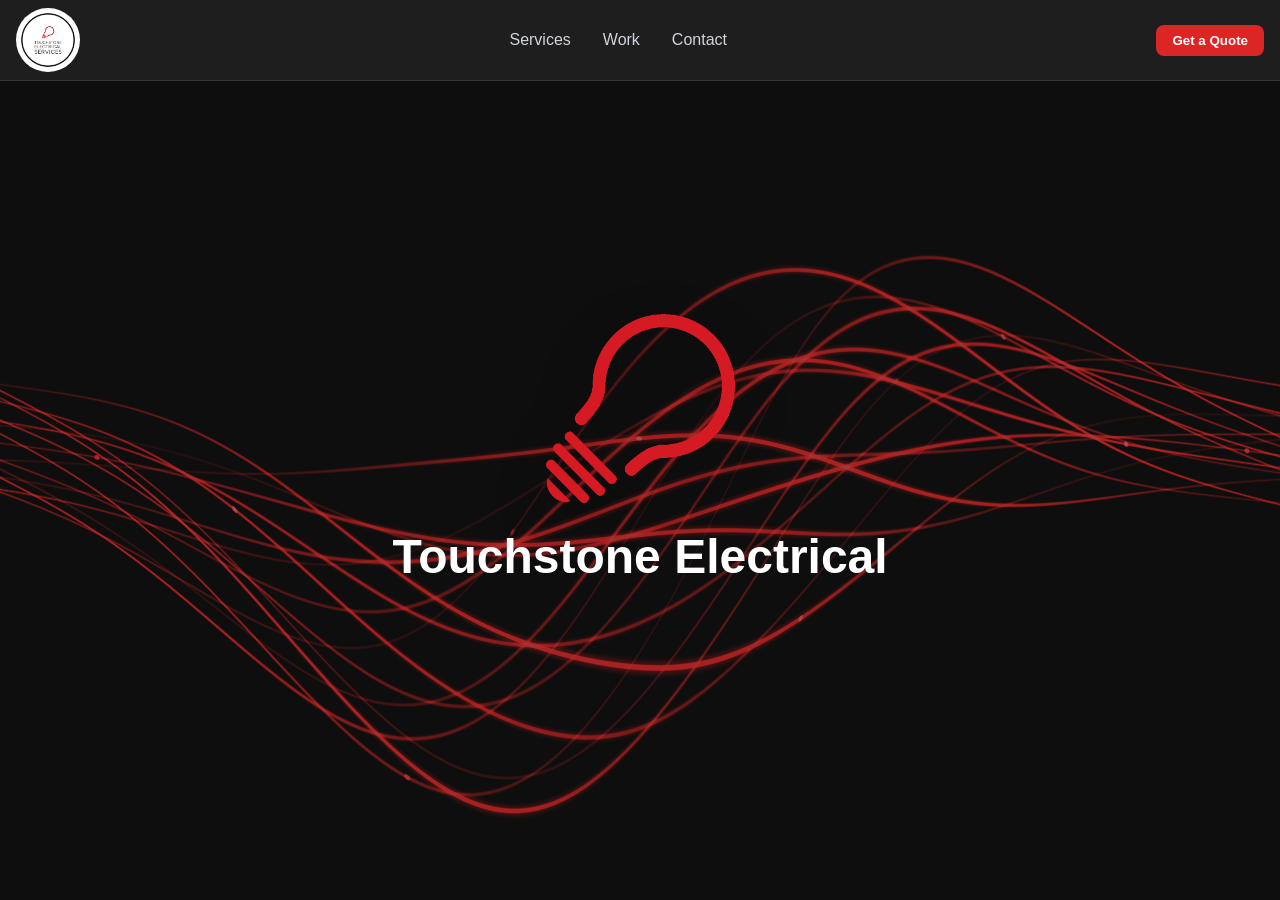
<file: index.html>
<!DOCTYPE html>
<html lang="en">

<head>
  <meta charset="UTF-8">
  <meta name="viewport" content="width=device-width, initial-scale=1.0">
  <meta http-equiv="Content-Security-Policy" content="default-src 'self'; script-src 'self' 'unsafe-inline'; style-src 'self' 'unsafe-inline'; connect-src 'self' https://api.web3forms.com; img-src 'self' data:; child-src 'none';">
  <title>Touchstone Electrical - Enter</title>
  <style>
    * {
      margin: 0;
      padding: 0;
      box-sizing: border-box;
    }

    body {
      width: 100%;
      height: 100vh;
      overflow: hidden;
      font-family: -apple-system, BlinkMacSystemFont, 'Segoe UI', Roboto, sans-serif;
    }

    canvas {
      display: block;
      position: fixed;
      top: 0;
      left: 0;
      width: 100%;
      height: 100%;
      z-index: -10;
    }

    /* Top Navigation */
    .top-nav {
      position: fixed;
      top: 0;
      left: 0;
      right: 0;
      z-index: 50;
      background: rgba(36, 35, 35, 0.8);
      backdrop-filter: blur(10px);
      border-bottom: 1px solid rgba(255, 255, 255, 0.1);
    }

    .nav-container {
      max-width: 1280px;
      margin: 0 auto;
      padding: 0 1rem;
      display: flex;
      justify-content: space-between;
      align-items: center;
      height: 80px;
    }

    .logo-nav {
      display: flex;
      align-items: center;
      gap: 0.5rem;
      color: white;
      font-weight: 600;
      font-size: 1.125rem;
    }

    .logo-circle-small-img {
      width: 4rem;
      height: 4rem;
      background: white;
      border-radius: 50%;
      padding: 4px;
      object-fit: contain;
      display: block;
    }

    .nav-links {
      display: flex;
      gap: 2rem;
      align-items: center;
    }

    .nav-links a {
      color: #d1d5db;
      text-decoration: none;
      font-weight: 500;
      transition: color 0.2s;
    }

    .nav-links a:hover {
      color: white;
    }

    .quote-btn {
      background: #dc2626;
      color: white;
      border: none;
      padding: 0.5rem 1rem;
      border-radius: 0.5rem;
      font-weight: 600;
      cursor: pointer;
      transition: background 0.2s;
    }

    .quote-btn:hover {
      background: #b91c1c;
    }

    @media (max-width: 768px) {
      .nav-links {
        display: none;
      }

      .nav-container {
        justify-content: space-between;
      }
    }

    .overlay {
      position: fixed;
      top: 0;
      left: 0;
      width: 100%;
      height: 100%;
      background: rgba(36, 35, 35, 0.4);
      z-index: 1;
      transition: opacity 0.5s ease-in-out;
    }

    .overlay.entering {
      opacity: 1;
      background: rgba(0, 0, 0, 1);
    }


    @media (max-width: 768px) {
      .spotlight {
        width: 400px;
        height: 400px;
      }
    }

    .content {
      position: fixed;
      top: 0;
      left: 0;
      width: 100%;
      height: 100%;
      display: flex;
      flex-direction: column;
      align-items: center;
      z-index: 10;
      transition: opacity 0.5s ease-in-out, transform 0.5s ease-in-out;
      opacity: 1;
      transform: scale(1);
      padding-top: 80px;
    }

    .content.entering {
      opacity: 0;
      transform: scale(0.95);
    }

    .brand-link {
      display: flex;
      flex-direction: column;
      align-items: center;
      justify-content: center;
      cursor: pointer;
      position: absolute;
      top: 50%;
      left: 50%;
      transform: translate(-50%, -50%);
      transition: transform 0.3s ease;
      text-decoration: none;
      outline: none;
      z-index: 20;
    }

    .brand-link:hover {
      transform: translate(-50%, -50%) scale(1.03);
    }

    .brand-link:focus-visible {
      outline: 2px solid #dc2626;
      outline-offset: 8px;
      border-radius: 8px;
    }

    .logo-container {
      margin-bottom: 1rem;
      animation: pulse 2s ease-in-out infinite;
    }

    .logo-image {
      width: 200px;
      height: 200px;
      filter: drop-shadow(0 20px 25px rgba(0, 0, 0, 0.3));
    }

    @keyframes pulse {

      0%,
      100% {
        transform: scale(1);
      }

      50% {
        transform: scale(1.05);
      }
    }

    h1 {
      font-size: 3rem;
      font-weight: 700;
      color: white;
      text-align: center;
      margin-bottom: 0.5rem;
      transition: color 0.3s ease;
    }

    .brand-link:hover h1 {
      color: #ef4444;
    }

    .subtitle {
      color: #ef4444;
      font-weight: 600;
      font-size: 1.125rem;
      margin-bottom: 3rem;
      text-align: center;
    }

    .enter-btn {
      padding: 0.75rem 2rem;
      background: #dc2626;
      color: white;
      border: none;
      border-radius: 0.5rem;
      font-weight: 600;
      font-size: 1rem;
      cursor: pointer;
      transition: all 0.3s ease;
      display: flex;
      align-items: center;
      gap: 0.5rem;
    }

    .enter-btn:hover {
      background: #b91c1c;
      transform: scale(1.05);
    }

    .arrow {
      display: inline-block;
      transition: transform 0.3s ease;
    }

    .enter-btn:hover .arrow {
      transform: translateX(4px);
    }



    @keyframes bounce {

      0%,
      100% {
        transform: translateY(0);
      }

      50% {
        transform: translateY(-8px);
      }
    }

    @media (max-width: 768px) {
      h1 {
        font-size: 2rem;
      }

      .logo-container {
        margin-bottom: 2rem;
      }

      .logo-image {
        width: 160px;
        height: 160px;
      }

      .subtitle {
        font-size: 1rem;
      }
    }
  </style>
</head>

<body>
  <canvas id="shaderCanvas"></canvas>

  <div id="overlay" class="overlay"></div>

  <div class="spotlight"></div>

  <!-- Top Navigation -->
  <nav class="top-nav">
    <div class="nav-container">
      <div class="logo-nav">
        <img src="Images/logo-color-transparent.png"
          alt="Touchstone Logo" class="logo-circle-small-img">
      </div>
      <div class="nav-links">
        <a href="home/#services" onclick="handleEnter(event, 'services')">Services</a>
        <a href="home/#portfolio" onclick="handleEnter(event, 'portfolio')">Work</a>
        <a href="home/#contact" onclick="handleEnter(event, 'contact')">Contact</a>
      </div>
      <button class="quote-btn" onclick="handleEnter(event, 'contact')">Get a Quote</button>
    </div>
  </nav>

  <div id="content" class="content">
    <a href="home/" class="brand-link" onclick="handleEnter(event)">
      <div class="logo-container">
        <img src="Images/logo-bulb.png" alt="Touchstone Bulb"
          class="logo-image">
      </div>
      <h1>Touchstone Electrical</h1>
    </a>
  </div>


  <script>
    const canvas = document.getElementById('shaderCanvas');
    const gl = canvas.getContext('webgl');

    if (!gl) {
      console.warn('WebGL not supported');
    }

    // Vertex shader
    const vsSource = `
      attribute vec4 aVertexPosition;
      void main() {
        gl_Position = aVertexPosition;
      }
    `;

    // Fragment shader
    const fsSource = `
      precision highp float;
      uniform vec2 iResolution;
      uniform float iTime;

      const float overallSpeed = 0.2;
      const float gridSmoothWidth = 0.015;
      const float axisWidth = 0.05;
      const float majorLineWidth = 0.025;
      const float minorLineWidth = 0.0125;
      const float majorLineFrequency = 5.0;
      const float minorLineFrequency = 1.0;
      const vec4 gridColor = vec4(0.5);
      const float scale = 5.0;
      const vec4 lineColor = vec4(0.9, 0.1, 0.1, 1.0);
      const float minLineWidth = 0.01;
      const float maxLineWidth = 0.2;
      const float lineSpeed = 1.0 * overallSpeed;
      const float lineAmplitude = 1.0;
      const float lineFrequency = 0.2;
      const float warpSpeed = 0.2 * overallSpeed;
      const float warpFrequency = 0.5;
      const float warpAmplitude = 1.0;
      const float offsetFrequency = 0.5;
      const float offsetSpeed = 1.33 * overallSpeed;
      const float minOffsetSpread = 0.6;
      const float maxOffsetSpread = 2.0;
      const int linesPerGroup = 16;

      #define drawCircle(pos, radius, coord) smoothstep(radius + gridSmoothWidth, radius, length(coord - (pos)))
      #define drawSmoothLine(pos, halfWidth, t) smoothstep(halfWidth, 0.0, abs(pos - (t)))
      #define drawCrispLine(pos, halfWidth, t) smoothstep(halfWidth + gridSmoothWidth, halfWidth, abs(pos - (t)))
      #define drawPeriodicLine(freq, width, t) drawCrispLine(freq / 2.0, width, abs(mod(t, freq) - (freq) / 2.0))

      float drawGridLines(float axis) {
        return drawCrispLine(0.0, axisWidth, axis)
              + drawPeriodicLine(majorLineFrequency, majorLineWidth, axis)
              + drawPeriodicLine(minorLineFrequency, minorLineWidth, axis);
      }

      float drawGrid(vec2 space) {
        return min(1.0, drawGridLines(space.x) + drawGridLines(space.y));
      }

      float random(float t) {
        return (cos(t) + cos(t * 1.3 + 1.3) + cos(t * 1.4 + 1.4)) / 3.0;
      }

      float getPlasmaY(float x, float horizontalFade, float offset) {
        return random(x * lineFrequency + iTime * lineSpeed) * horizontalFade * lineAmplitude + offset;
      }

      void main() {
        vec2 fragCoord = gl_FragCoord.xy;
        vec4 fragColor;
        vec2 uv = fragCoord.xy / iResolution.xy;
        vec2 space = (fragCoord - iResolution.xy / 2.0) / iResolution.x * 2.0 * scale;

        float horizontalFade = 1.0 - (cos(uv.x * 6.28) * 0.5 + 0.5);
        float verticalFade = 1.0 - (cos(uv.y * 6.28) * 0.5 + 0.5);

        space.y += random(space.x * warpFrequency + iTime * warpSpeed) * warpAmplitude * (0.5 + horizontalFade);
        space.x += random(space.y * warpFrequency + iTime * warpSpeed + 2.0) * warpAmplitude * horizontalFade;

        vec4 lines = vec4(0.0);
        vec4 bgColor1 = vec4(0.0, 0.0, 0.0, 1.0);
        vec4 bgColor2 = vec4(0.0, 0.0, 0.0, 1.0);

        for(int l = 0; l < linesPerGroup; l++) {
          float normalizedLineIndex = float(l) / float(linesPerGroup);
          float offsetTime = iTime * offsetSpeed;
          float offsetPosition = float(l) + space.x * offsetFrequency;
          float rand = random(offsetPosition + offsetTime) * 0.5 + 0.5;
          float halfWidth = mix(minLineWidth, maxLineWidth, rand * horizontalFade) / 2.0;
          float offset = random(offsetPosition + offsetTime * (1.0 + normalizedLineIndex)) * mix(minOffsetSpread, maxOffsetSpread, horizontalFade);
          float linePosition = getPlasmaY(space.x, horizontalFade, offset);
          float line = drawSmoothLine(linePosition, halfWidth, space.y) / 2.0 + drawCrispLine(linePosition, halfWidth * 0.15, space.y);

          float circleX = mod(float(l) + iTime * lineSpeed, 25.0) - 12.0;
          vec2 circlePosition = vec2(circleX, getPlasmaY(circleX, horizontalFade, offset));
          float circle = drawCircle(circlePosition, 0.01, space) * 4.0;

          line = line + circle;
          lines += line * lineColor * rand;
        }

        fragColor = mix(bgColor1, bgColor2, uv.x);
        fragColor *= verticalFade;
        fragColor.a = 1.0;
        fragColor += lines;

        gl_FragColor = fragColor;
      }
    `;

    function loadShader(type, source) {
      const shader = gl.createShader(type);
      gl.shaderSource(shader, source);
      gl.compileShader(shader);

      if (!gl.getShaderParameter(shader, gl.COMPILE_STATUS)) {
        console.error('Shader error:', gl.getShaderInfoLog(shader));
        gl.deleteShader(shader);
        return null;
      }
      return shader;
    }

    function initShaderProgram() {
      const vertexShader = loadShader(gl.VERTEX_SHADER, vsSource);
      const fragmentShader = loadShader(gl.FRAGMENT_SHADER, fsSource);

      const program = gl.createProgram();
      gl.attachShader(program, vertexShader);
      gl.attachShader(program, fragmentShader);
      gl.linkProgram(program);

      if (!gl.getProgramParameter(program, gl.LINK_STATUS)) {
        console.error('Program error:', gl.getProgramInfoLog(program));
        return null;
      }
      return program;
    }

    const program = initShaderProgram();
    const positionBuffer = gl.createBuffer();
    gl.bindBuffer(gl.ARRAY_BUFFER, positionBuffer);

    const positions = [
      -1.0, -1.0,
      1.0, -1.0,
      -1.0, 1.0,
      1.0, 1.0,
    ];

    gl.bufferData(gl.ARRAY_BUFFER, new Float32Array(positions), gl.STATIC_DRAW);

    const programInfo = {
      program: program,
      attribLocations: {
        vertexPosition: gl.getAttribLocation(program, 'aVertexPosition'),
      },
      uniformLocations: {
        resolution: gl.getUniformLocation(program, 'iResolution'),
        time: gl.getUniformLocation(program, 'iTime'),
      },
    };

    function resizeCanvas() {
      canvas.width = window.innerWidth;
      canvas.height = window.innerHeight;
      gl.viewport(0, 0, canvas.width, canvas.height);
    }

    window.addEventListener('resize', resizeCanvas);
    resizeCanvas();

    let startTime = Date.now();

    function render() {
      const currentTime = (Date.now() - startTime) / 1000;

      gl.clearColor(0.0, 0.0, 0.0, 1.0);
      gl.clear(gl.COLOR_BUFFER_BIT);

      gl.useProgram(programInfo.program);

      gl.uniform2f(programInfo.uniformLocations.resolution, canvas.width, canvas.height);
      gl.uniform1f(programInfo.uniformLocations.time, currentTime);

      gl.bindBuffer(gl.ARRAY_BUFFER, positionBuffer);
      gl.vertexAttribPointer(
        programInfo.attribLocations.vertexPosition,
        2,
        gl.FLOAT,
        false,
        0,
        0
      );
      gl.enableVertexAttribArray(programInfo.attribLocations.vertexPosition);

      gl.drawArrays(gl.TRIANGLE_STRIP, 0, 4);
      requestAnimationFrame(render);
    }

    requestAnimationFrame(render);

    function handleEnter(event, target = '') {
      if (event) event.preventDefault();
      const overlay = document.getElementById('overlay');
      const content = document.getElementById('content');

      overlay.classList.add('entering');
      content.classList.add('entering');

      setTimeout(() => {
        window.location.href = 'home/' + (target ? '#' + target : '');
      }, 600);
    }
  </script>
</body>

</html>
</file>
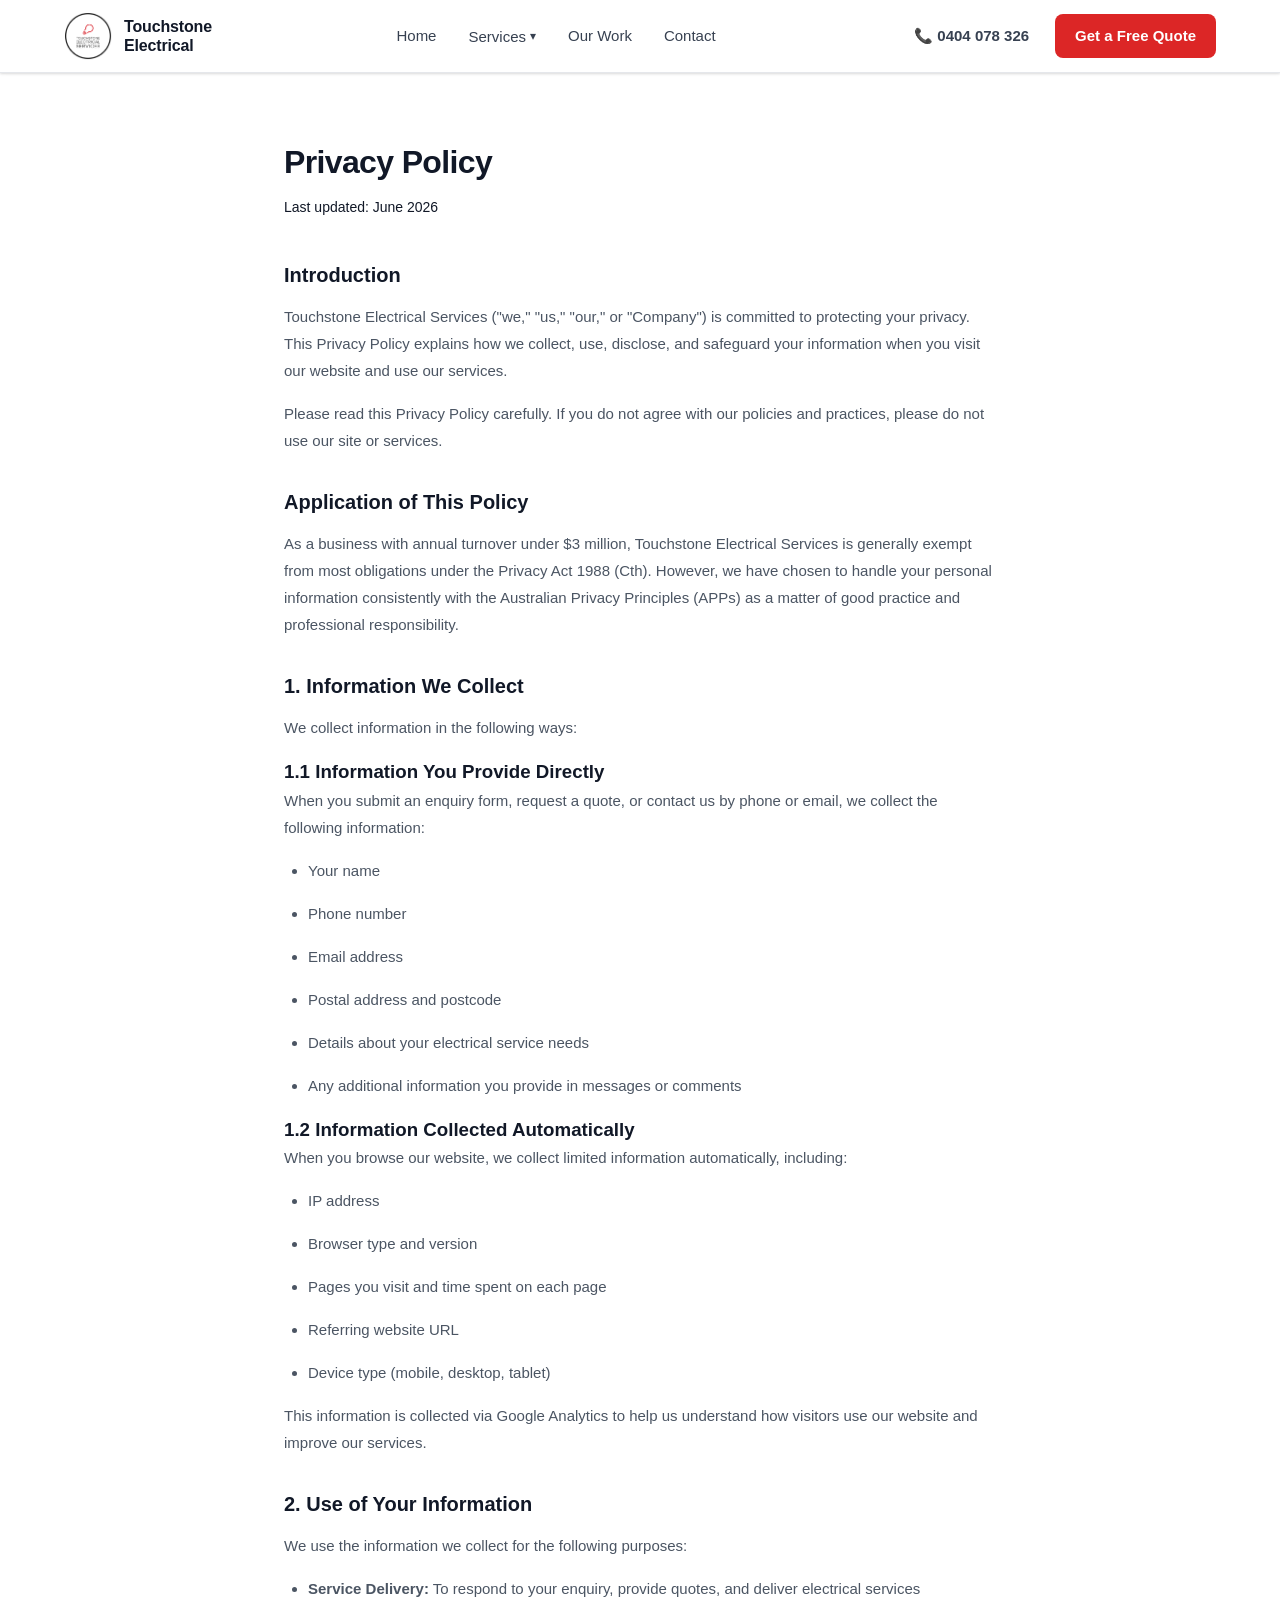
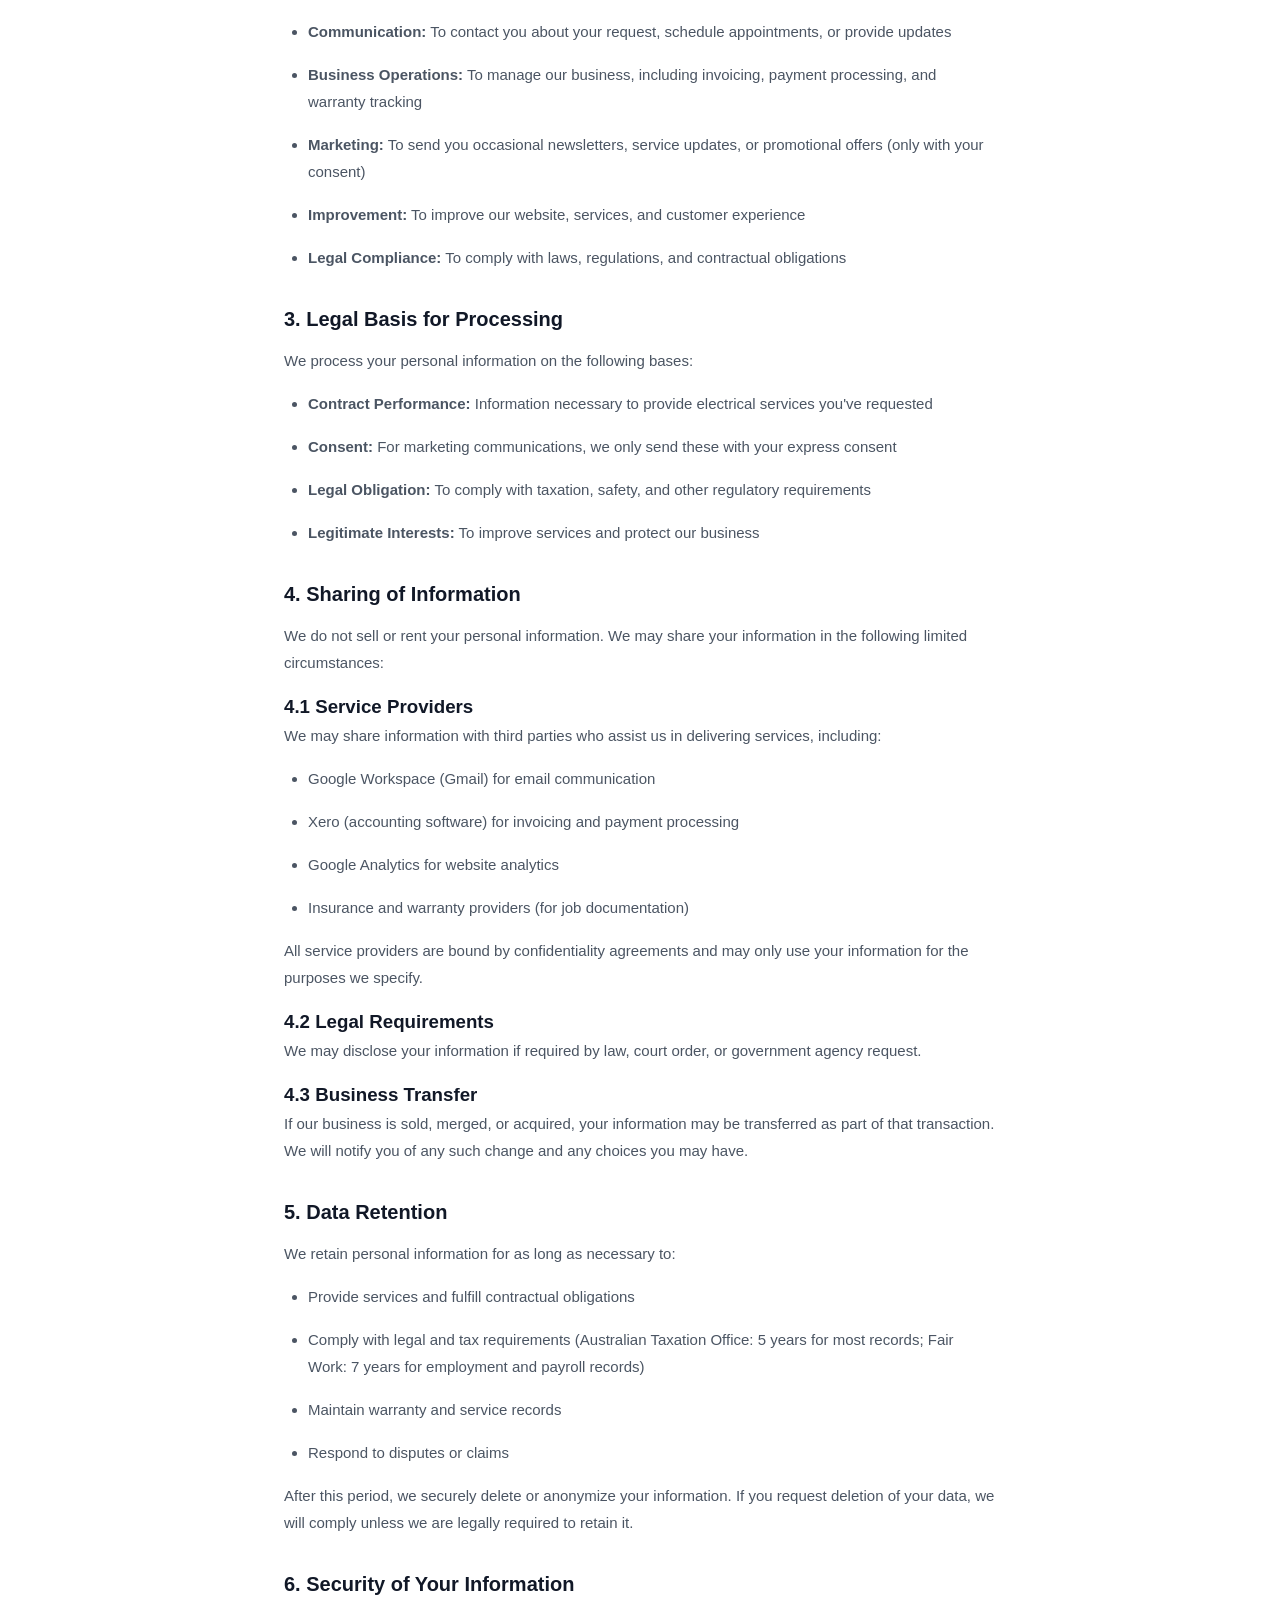
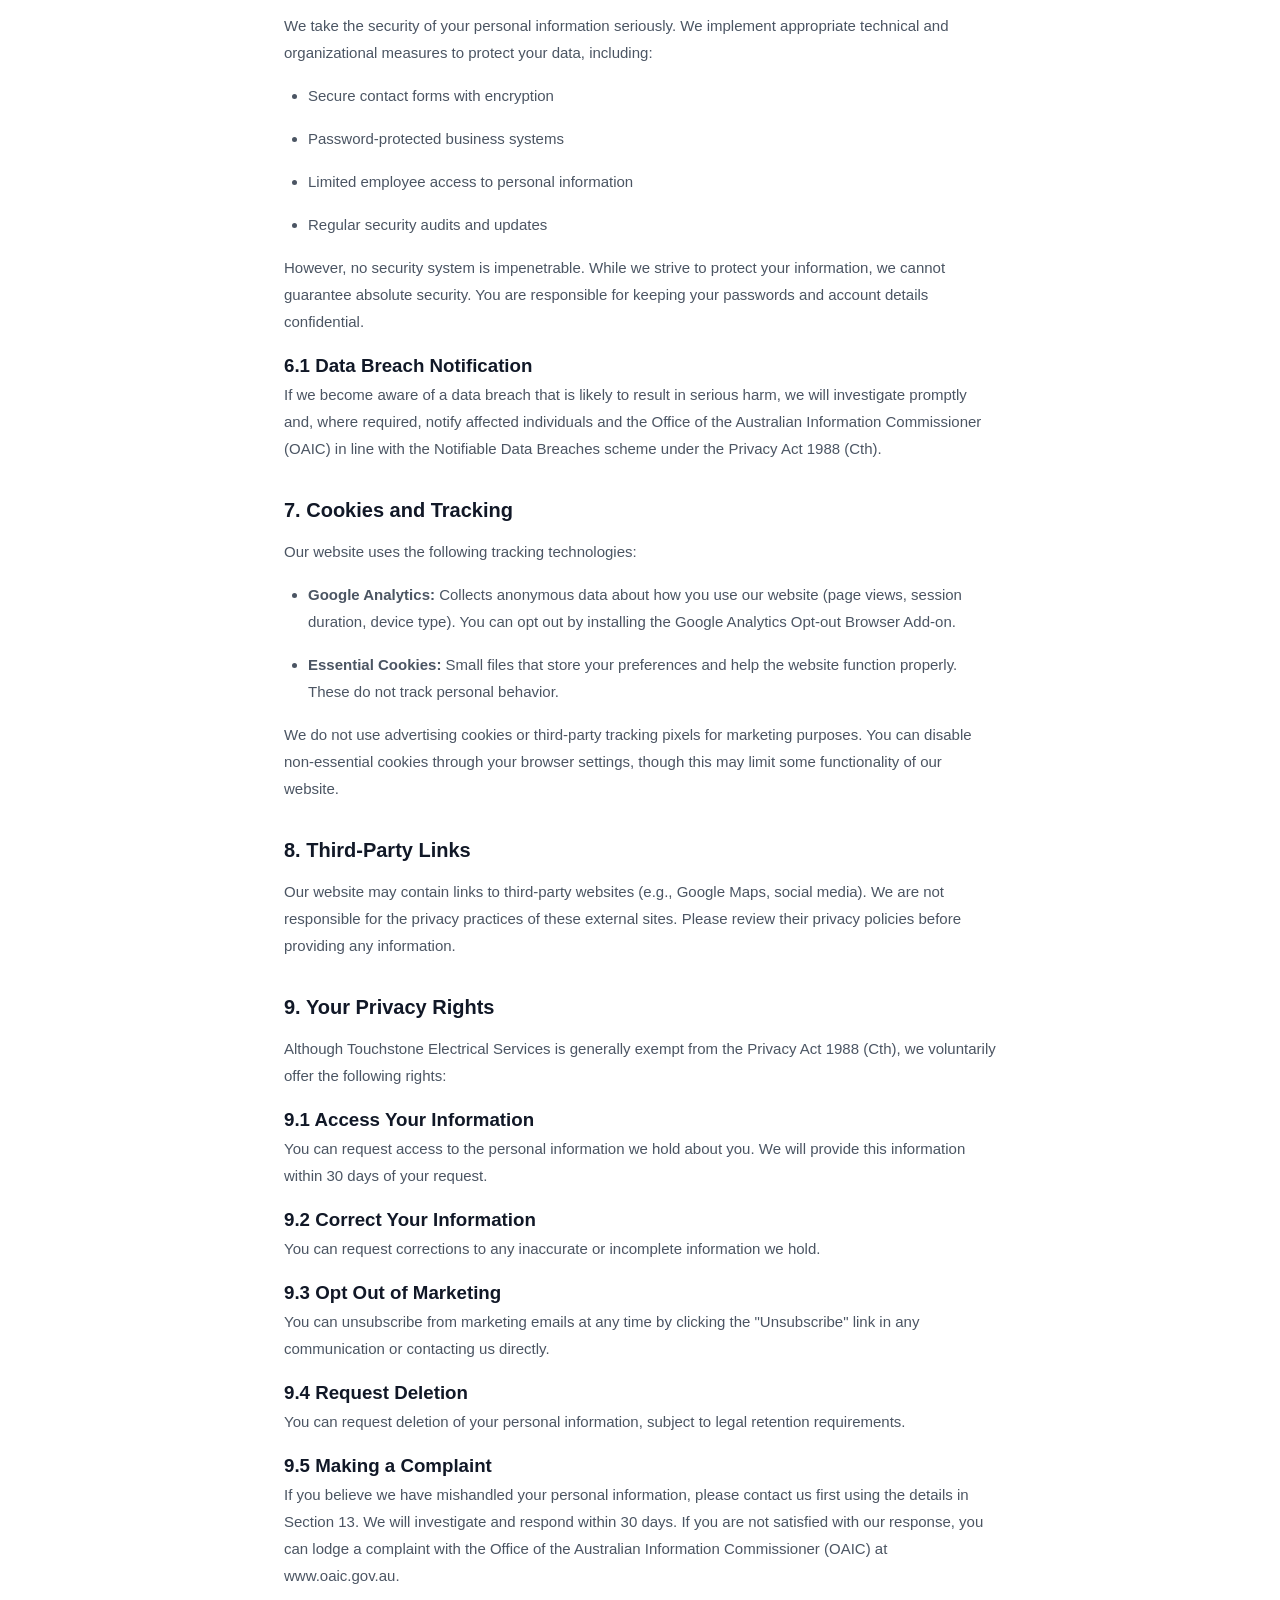
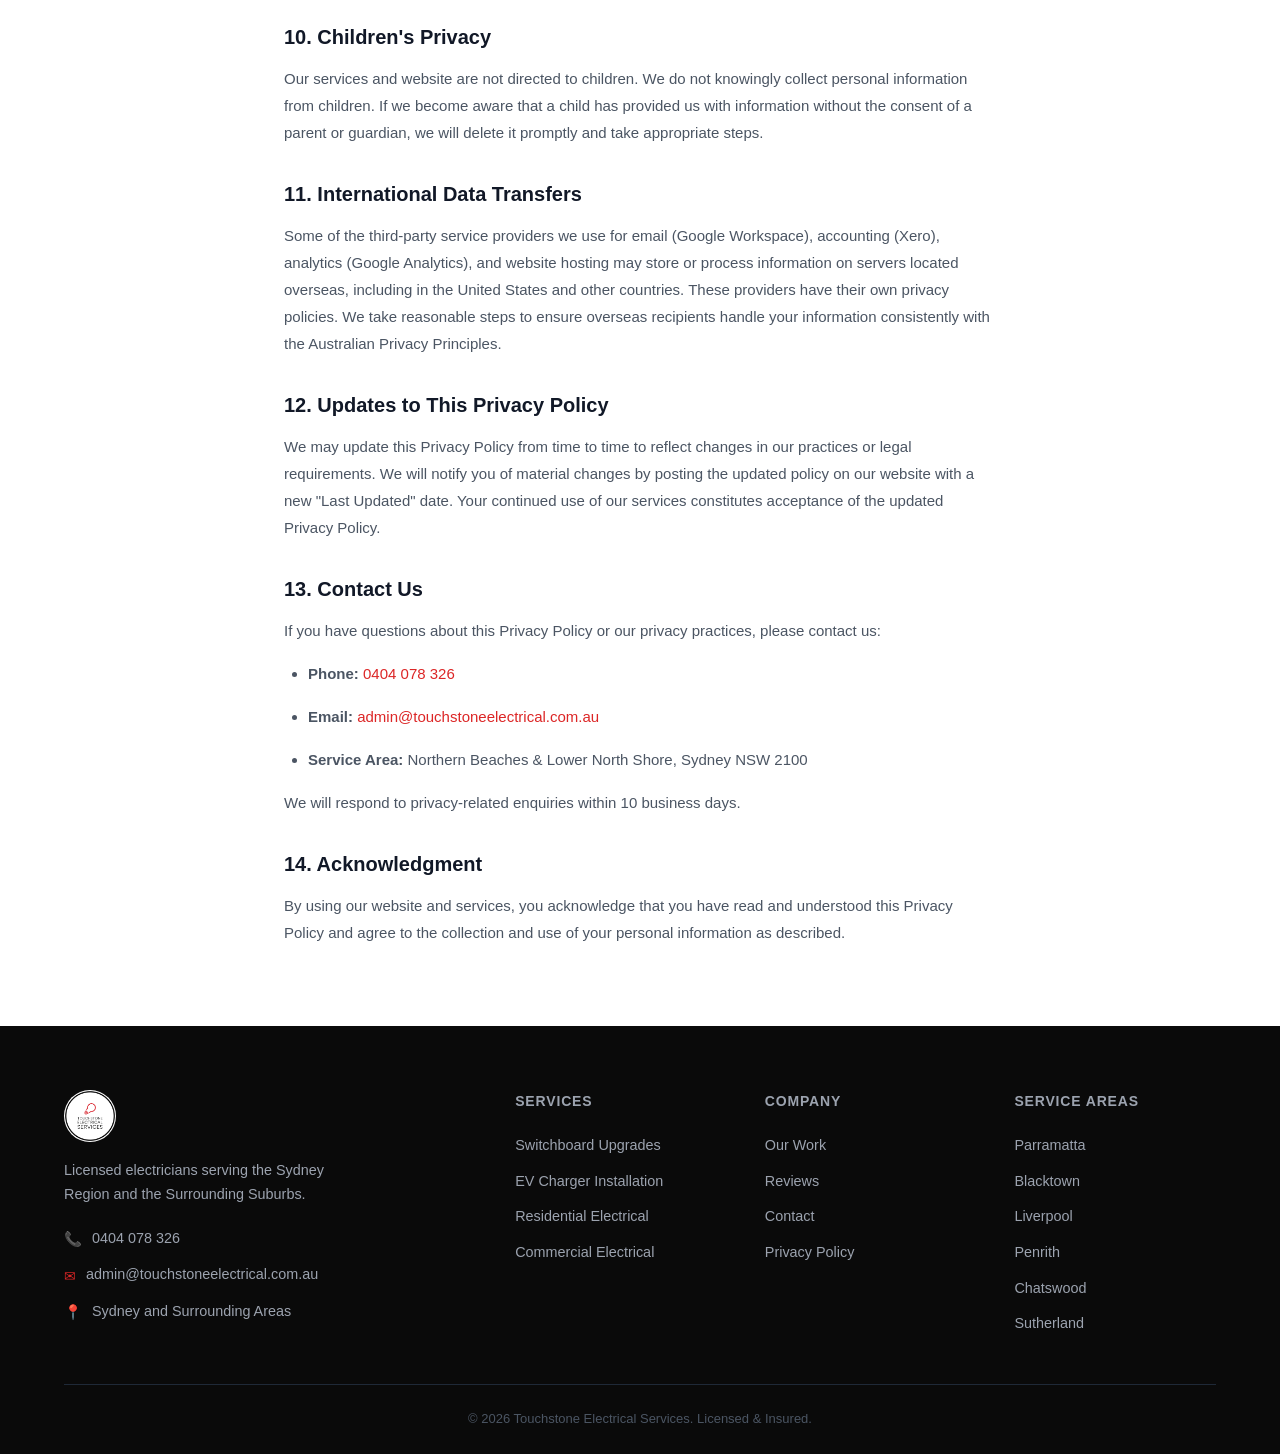
<file: privacy-policy.html>
<!DOCTYPE html>
<html lang="en">

<head>
  <meta charset="UTF-8">
  <meta name="viewport" content="width=device-width, initial-scale=1.0">
  <meta http-equiv="Content-Security-Policy"
    content="default-src 'self'; script-src 'self' 'unsafe-inline'; style-src 'self' 'unsafe-inline'; connect-src 'self' https://api.web3forms.com; img-src 'self' data:; child-src 'none';">
  <title>Privacy Policy — Touchstone Electrical Services</title>
  <link rel="stylesheet" href="style.css">
  <script src="shared.js"></script>
</head>

<body>
  <div id="nav-root"></div>

  <div class="prose-page">
    <h1>Privacy Policy</h1>
    <div class="updated">Last updated: June 2026</div>

    <h2>Introduction</h2>
    <p>Touchstone Electrical Services ("we," "us," "our," or "Company") is committed to protecting your privacy. This
      Privacy Policy explains how we collect, use, disclose, and safeguard your information when you visit our website
      and use our services.</p>
    <p>Please read this Privacy Policy carefully. If you do not agree with our policies and practices, please do not use
      our site or services.</p>

    <h2>Application of This Policy</h2>
    <p>As a business with annual turnover under $3 million, Touchstone Electrical Services is generally exempt from most
      obligations under the Privacy Act 1988 (Cth). However, we have chosen to handle your personal information
      consistently with the Australian Privacy Principles (APPs) as a matter of good practice and professional
      responsibility.</p>

    <h2>1. Information We Collect</h2>
    <p>We collect information in the following ways:</p>

    <h3>1.1 Information You Provide Directly</h3>
    <p>When you submit an enquiry form, request a quote, or contact us by phone or email, we collect the following
      information:</p>
    <ul>
      <li>Your name</li>
      <li>Phone number</li>
      <li>Email address</li>
      <li>Postal address and postcode</li>
      <li>Details about your electrical service needs</li>
      <li>Any additional information you provide in messages or comments</li>
    </ul>

    <h3>1.2 Information Collected Automatically</h3>
    <p>When you browse our website, we collect limited information automatically, including:</p>
    <ul>
      <li>IP address</li>
      <li>Browser type and version</li>
      <li>Pages you visit and time spent on each page</li>
      <li>Referring website URL</li>
      <li>Device type (mobile, desktop, tablet)</li>
    </ul>
    <p>This information is collected via Google Analytics to help us understand how visitors use our website and improve
      our services.</p>

    <h2>2. Use of Your Information</h2>
    <p>We use the information we collect for the following purposes:</p>
    <ul>
      <li><strong>Service Delivery:</strong> To respond to your enquiry, provide quotes, and deliver electrical services
      </li>
      <li><strong>Communication:</strong> To contact you about your request, schedule appointments, or provide updates
      </li>
      <li><strong>Business Operations:</strong> To manage our business, including invoicing, payment processing, and
        warranty tracking</li>
      <li><strong>Marketing:</strong> To send you occasional newsletters, service updates, or promotional offers (only
        with your consent)</li>
      <li><strong>Improvement:</strong> To improve our website, services, and customer experience</li>
      <li><strong>Legal Compliance:</strong> To comply with laws, regulations, and contractual obligations</li>
    </ul>

    <h2>3. Legal Basis for Processing</h2>
    <p>We process your personal information on the following bases:</p>
    <ul>
      <li><strong>Contract Performance:</strong> Information necessary to provide electrical services you've requested
      </li>
      <li><strong>Consent:</strong> For marketing communications, we only send these with your express consent</li>
      <li><strong>Legal Obligation:</strong> To comply with taxation, safety, and other regulatory requirements</li>
      <li><strong>Legitimate Interests:</strong> To improve services and protect our business</li>
    </ul>

    <h2>4. Sharing of Information</h2>
    <p>We do not sell or rent your personal information. We may share your information in the following limited
      circumstances:</p>

    <h3>4.1 Service Providers</h3>
    <p>We may share information with third parties who assist us in delivering services, including:</p>
    <ul>
      <li>Google Workspace (Gmail) for email communication</li>
      <li>Xero (accounting software) for invoicing and payment processing</li>
      <li>Google Analytics for website analytics</li>
      <li>Insurance and warranty providers (for job documentation)</li>
    </ul>
    <p>All service providers are bound by confidentiality agreements and may only use your information for the purposes
      we specify.</p>

    <h3>4.2 Legal Requirements</h3>
    <p>We may disclose your information if required by law, court order, or government agency request.</p>

    <h3>4.3 Business Transfer</h3>
    <p>If our business is sold, merged, or acquired, your information may be transferred as part of that transaction. We
      will notify you of any such change and any choices you may have.</p>

    <h2>5. Data Retention</h2>
    <p>We retain personal information for as long as necessary to:</p>
    <ul>
      <li>Provide services and fulfill contractual obligations</li>
      <li>Comply with legal and tax requirements (Australian Taxation Office: 5 years for most records; Fair Work: 7
        years for employment and payroll records)</li>
      <li>Maintain warranty and service records</li>
      <li>Respond to disputes or claims</li>
    </ul>
    <p>After this period, we securely delete or anonymize your information. If you request deletion of your data, we
      will comply unless we are legally required to retain it.</p>

    <h2>6. Security of Your Information</h2>
    <p>We take the security of your personal information seriously. We implement appropriate technical and
      organizational measures to protect your data, including:</p>
    <ul>
      <li>Secure contact forms with encryption</li>
      <li>Password-protected business systems</li>
      <li>Limited employee access to personal information</li>
      <li>Regular security audits and updates</li>
    </ul>
    <p>However, no security system is impenetrable. While we strive to protect your information, we cannot guarantee
      absolute security. You are responsible for keeping your passwords and account details confidential.</p>

    <h3>6.1 Data Breach Notification</h3>
    <p>If we become aware of a data breach that is likely to result in serious harm, we will investigate promptly and,
      where required, notify affected individuals and the Office of the Australian Information Commissioner (OAIC) in
      line with the Notifiable Data Breaches scheme under the Privacy Act 1988 (Cth).</p>

    <h2>7. Cookies and Tracking</h2>
    <p>Our website uses the following tracking technologies:</p>
    <ul>
      <li><strong>Google Analytics:</strong> Collects anonymous data about how you use our website (page views, session
        duration, device type). You can opt out by installing the Google Analytics Opt-out Browser Add-on.</li>
      <li><strong>Essential Cookies:</strong> Small files that store your preferences and help the website function
        properly. These do not track personal behavior.</li>
    </ul>
    <p>We do not use advertising cookies or third-party tracking pixels for marketing purposes. You can disable
      non-essential cookies through your browser settings, though this may limit some functionality of our website.</p>

    <h2>8. Third-Party Links</h2>
    <p>Our website may contain links to third-party websites (e.g., Google Maps, social media). We are not responsible
      for the privacy practices of these external sites. Please review their privacy policies before providing any
      information.</p>

    <h2>9. Your Privacy Rights</h2>
    <p>Although Touchstone Electrical Services is generally exempt from the Privacy Act 1988 (Cth), we voluntarily offer
      the following rights:</p>

    <h3>9.1 Access Your Information</h3>
    <p>You can request access to the personal information we hold about you. We will provide this information within 30
      days of your request.</p>

    <h3>9.2 Correct Your Information</h3>
    <p>You can request corrections to any inaccurate or incomplete information we hold.</p>

    <h3>9.3 Opt Out of Marketing</h3>
    <p>You can unsubscribe from marketing emails at any time by clicking the "Unsubscribe" link in any communication or
      contacting us directly.</p>

    <h3>9.4 Request Deletion</h3>
    <p>You can request deletion of your personal information, subject to legal retention requirements.</p>

    <h3>9.5 Making a Complaint</h3>
    <p>If you believe we have mishandled your personal information, please contact us first using the details in Section
      13. We will investigate and respond within 30 days. If you are not satisfied with our response, you can lodge a
      complaint with the Office of the Australian Information Commissioner (OAIC) at www.oaic.gov.au.</p>

    <h2>10. Children's Privacy</h2>
    <p>Our services and website are not directed to children. We do not knowingly collect personal information from
      children. If we become aware that a child has provided us with information without the consent of a parent or
      guardian, we will delete it promptly and take appropriate steps.</p>

    <h2>11. International Data Transfers</h2>
    <p>Some of the third-party service providers we use for email (Google Workspace), accounting (Xero), analytics
      (Google Analytics), and website hosting may store or process information on servers located overseas, including in
      the United States and other countries. These providers have their own privacy policies. We take reasonable steps
      to ensure overseas recipients handle your information consistently with the Australian Privacy Principles.</p>

    <h2>12. Updates to This Privacy Policy</h2>
    <p>We may update this Privacy Policy from time to time to reflect changes in our practices or legal requirements. We
      will notify you of material changes by posting the updated policy on our website with a new "Last Updated" date.
      Your continued use of our services constitutes acceptance of the updated Privacy Policy.</p>

    <h2>13. Contact Us</h2>
    <p>If you have questions about this Privacy Policy or our privacy practices, please contact us:</p>
    <ul>
      <li><strong>Phone:</strong> <a href="tel:0404078326">0404 078 326</a></li>
      <li><strong>Email:</strong> <a
          href="mailto:admin@touchstoneelectrical.com.au">admin@touchstoneelectrical.com.au</a>
      </li>
      <li><strong>Service Area:</strong> Northern Beaches & Lower North Shore, Sydney NSW 2100</li>
    </ul>
    <p>We will respond to privacy-related enquiries within 10 business days.</p>

    <h2>14. Acknowledgment</h2>
    <p>By using our website and services, you acknowledge that you have read and understood this Privacy Policy and
      agree to the collection and use of your personal information as described.</p>
  </div>

  <div id="footer-root"></div>

  <script>
    document.getElementById('nav-root').innerHTML = renderNav('privacy');
    document.getElementById('footer-root').innerHTML = renderFooter('./');
  </script>
</body>

</html>
</file>
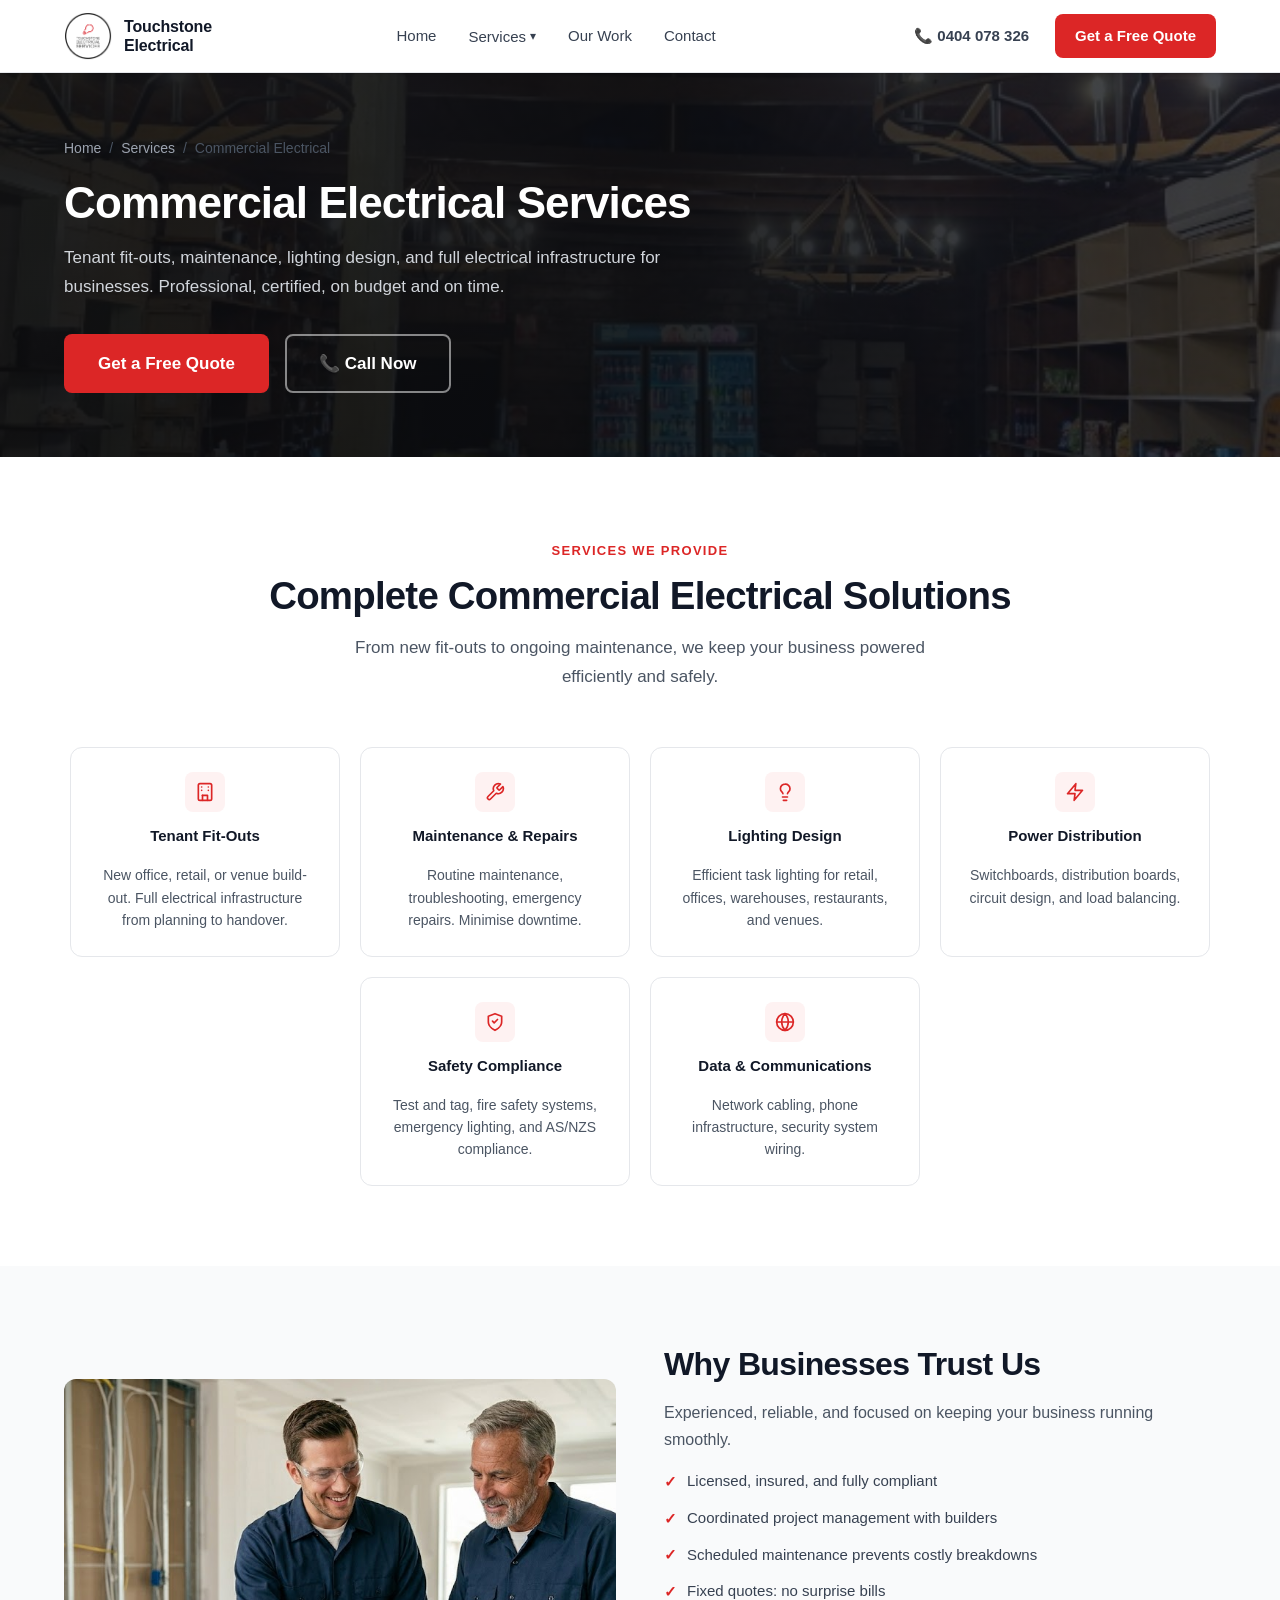
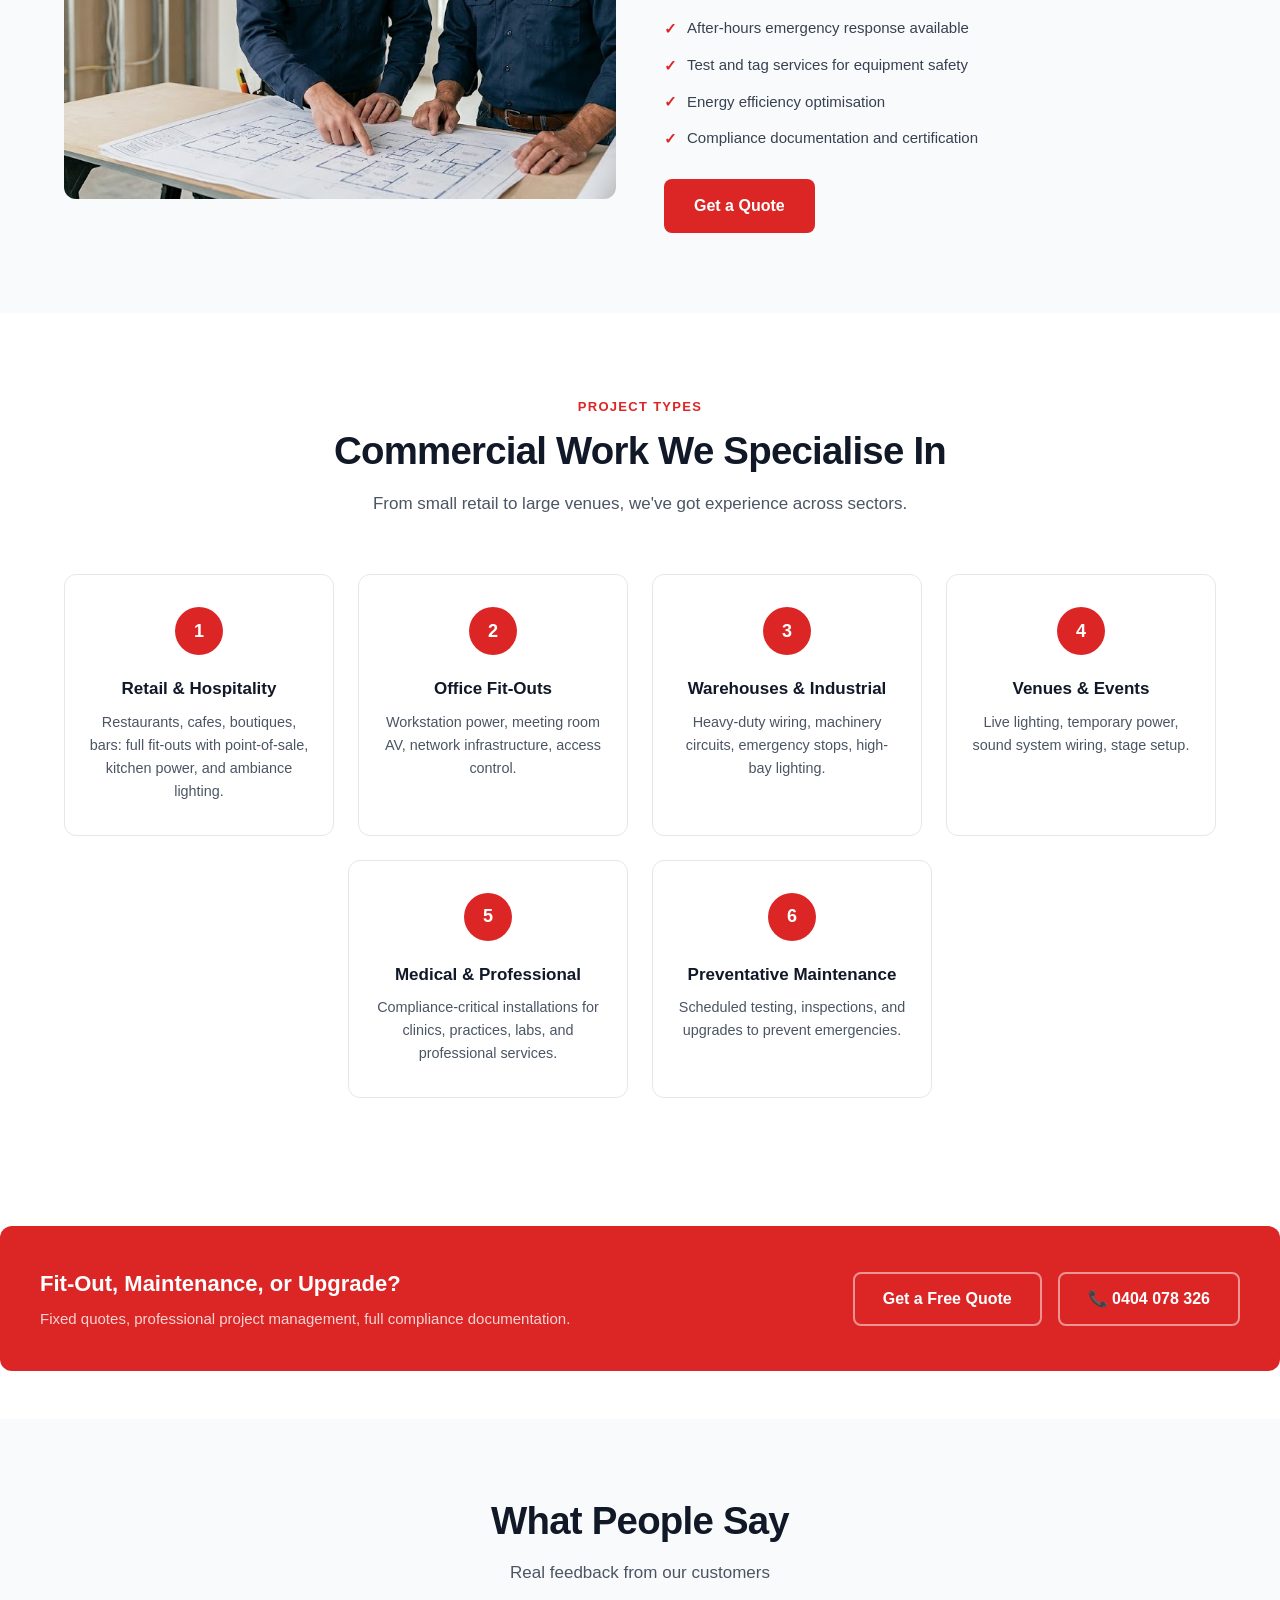
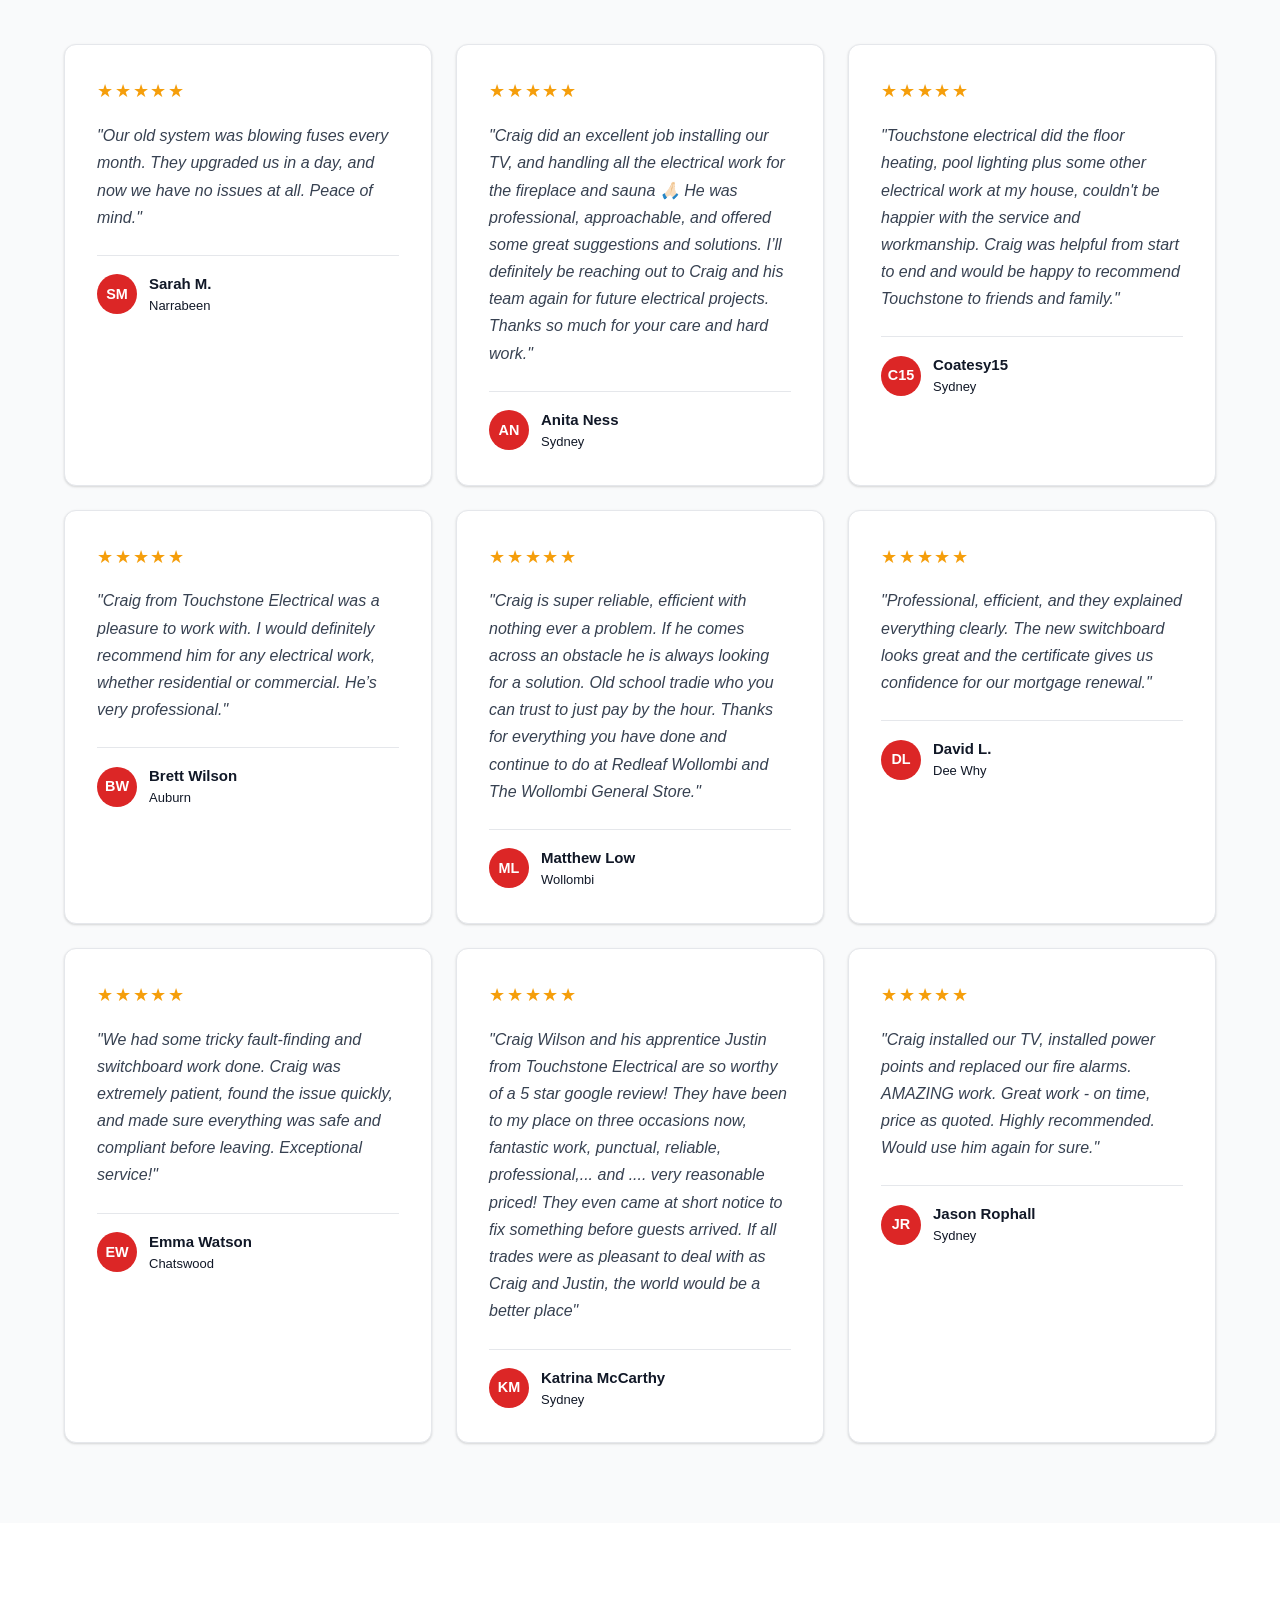
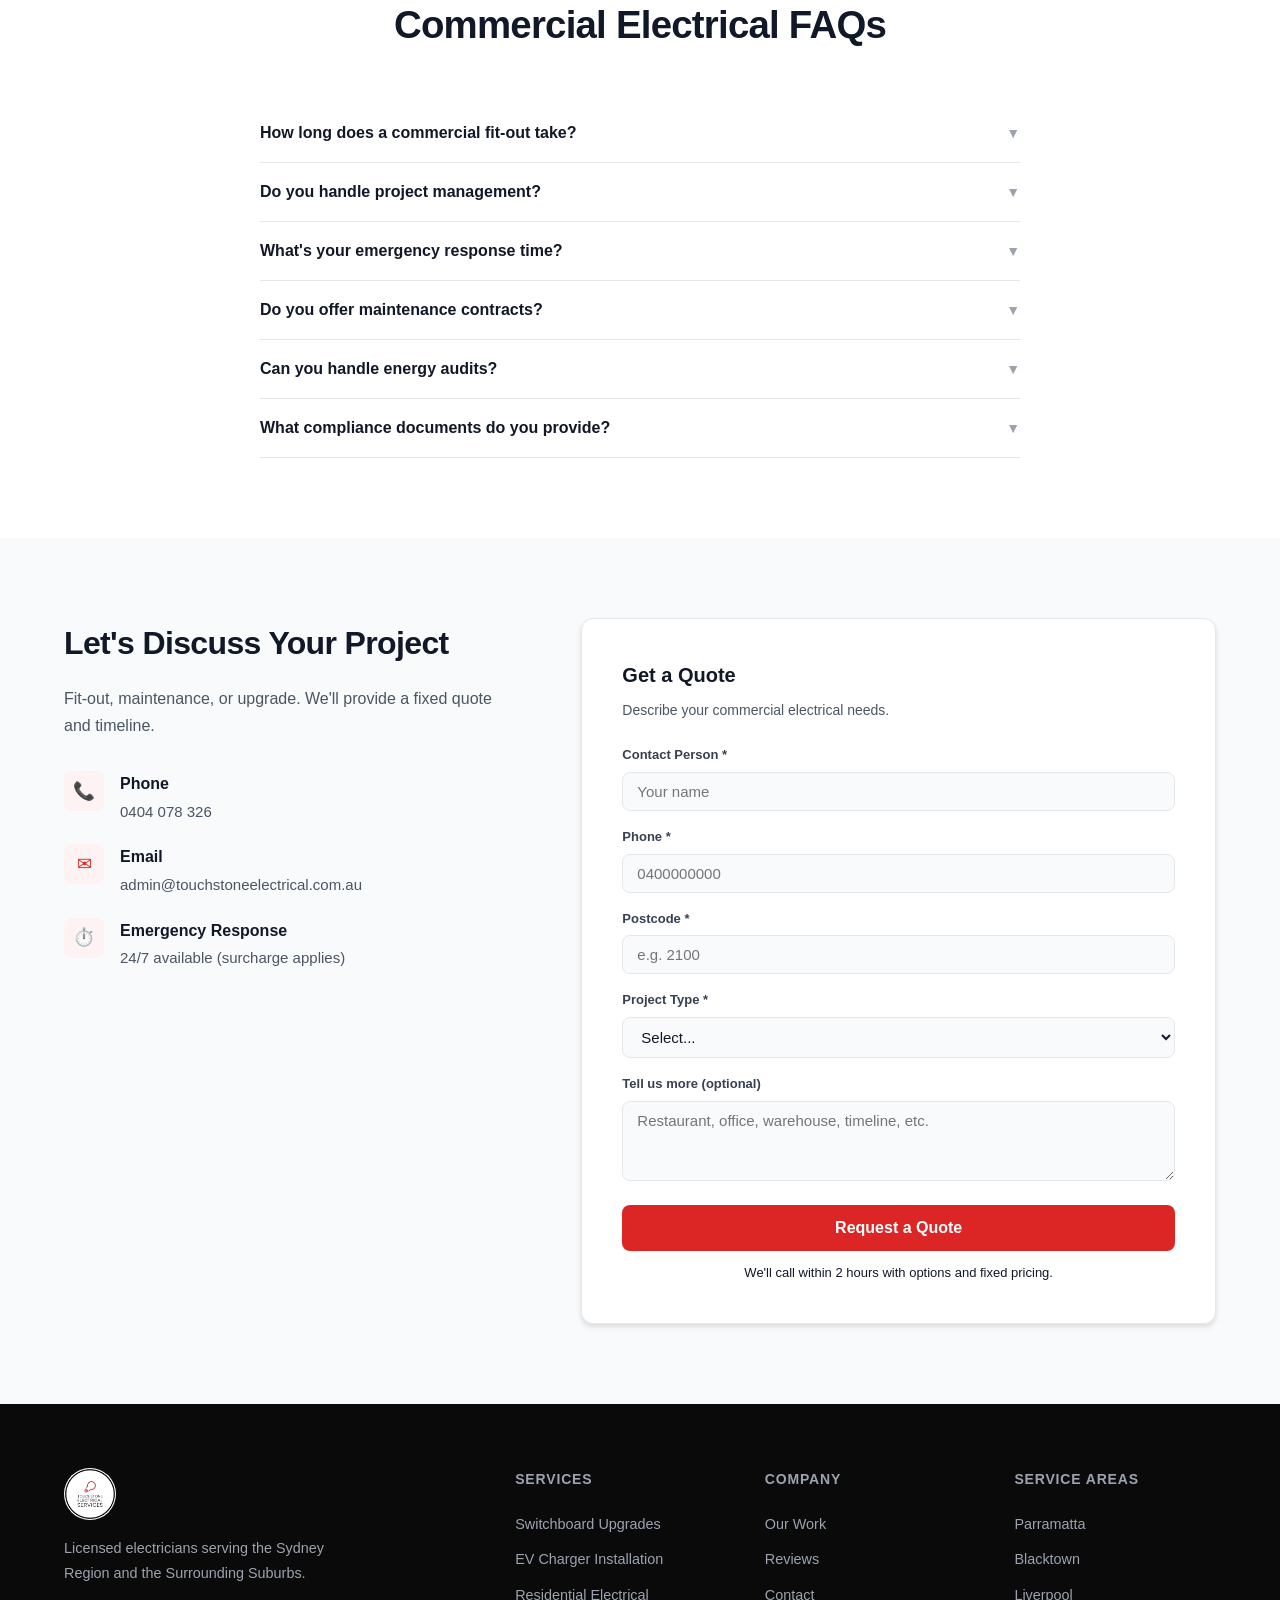
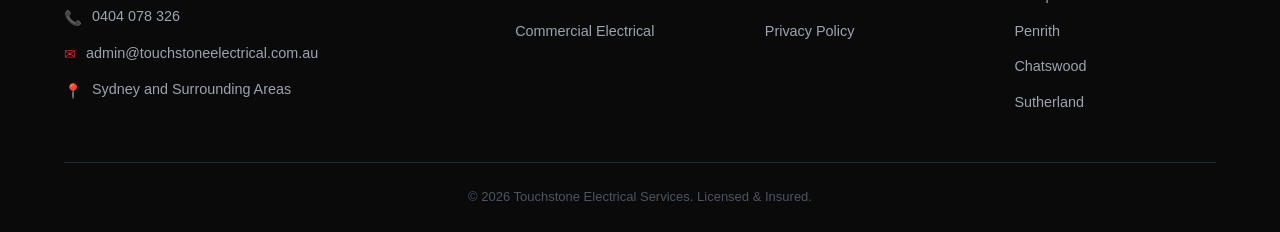
<file: services/commercial.html>
<!DOCTYPE html>
<html lang="en">

<head>
  <meta charset="UTF-8">
  <meta name="viewport" content="width=device-width, initial-scale=1.0">
  <meta http-equiv="Content-Security-Policy"
    content="default-src 'self'; script-src 'self' 'unsafe-inline'; style-src 'self' 'unsafe-inline'; connect-src 'self' https://api.web3forms.com https://formspree.io; img-src 'self' data:; child-src 'none';">
  <title>Commercial Electrical Services — Touchstone Electrical Services</title>
  <meta name="description"
    content="Commercial electrical installations, maintenance, and tenant fit-outs for businesses on the Northern Beaches.">
  <link rel="stylesheet" href="../style.css">
  <script src="../shared.js"></script>
</head>

<body>
  <div id="nav-root"></div>

  <!-- SERVICE HERO -->
  <section class="service-hero">
    <img src="../Images/hero-commercial.jpeg" alt="Commercial venue lighting" class="service-hero-bg">
    <div class="service-hero-overlay"></div>
    <div class="container">
      <div class="service-hero-content">
        <div class="breadcrumb">
          <a href="../home/">Home</a> <span>/</span>
          <a href="../home/#services">Services</a> <span>/</span>
          <span>Commercial Electrical</span>
        </div>
        <h1>Commercial Electrical Services</h1>
        <p>Tenant fit-outs, maintenance, lighting design, and full electrical infrastructure for businesses.
          Professional, certified, on budget and on time.</p>
        <div class="service-hero-buttons">
          <a href="#contact" class="btn btn-primary btn-lg">Get a Free Quote</a>
          <a href="tel:0404078326" class="btn btn-outline-white btn-lg">📞 Call Now</a>
        </div>
      </div>
    </div>
  </section>

  <!-- WHAT WE DO -->
  <section class="section">
    <div class="container">
      <div class="section-header">
        <span class="section-eyebrow">Services We Provide</span>
        <h2>Complete Commercial Electrical Solutions</h2>
        <p>From new fit-outs to ongoing maintenance, we keep your business powered efficiently and safely.</p>
      </div>

      <div class="problems-grid">
        <div class="problem-card">
          <div class="problem-icon">
            <svg viewBox="0 0 24 24" fill="none" stroke="currentColor" stroke-width="2" stroke-linecap="round"
              stroke-linejoin="round">
              <rect x="4" y="2" width="16" height="20" rx="2" ry="2"></rect>
              <line x1="9" y1="22" x2="9" y2="16"></line>
              <path d="M9 16h6v6"></path>
              <line x1="8" y1="6" x2="8.01" y2="6"></line>
              <line x1="16" y1="6" x2="16.01" y2="6"></line>
              <line x1="8" y1="10" x2="8.01" y2="10"></line>
              <line x1="16" y1="10" x2="16.01" y2="10"></line>
            </svg>
          </div>
          <h3>Tenant Fit-Outs</h3>
          <p>New office, retail, or venue build-out. Full electrical infrastructure from planning to handover.</p>
        </div>
        <div class="problem-card">
          <div class="problem-icon">
            <svg viewBox="0 0 24 24" fill="none" stroke="currentColor" stroke-width="2" stroke-linecap="round"
              stroke-linejoin="round">
              <path
                d="M14.7 6.3a1 1 0 0 0 0 1.4l1.6 1.6a1 1 0 0 0 1.4 0l3.77-3.77a6 6 0 0 1-7.94 7.94l-6.91 6.91a2.12 2.12 0 0 1-3-3l6.91-6.91a6 6 0 0 1 7.94-7.94l-3.76 3.76z">
              </path>
            </svg>
          </div>
          <h3>Maintenance & Repairs</h3>
          <p>Routine maintenance, troubleshooting, emergency repairs. Minimise downtime.</p>
        </div>
        <div class="problem-card">
          <div class="problem-icon">
            <svg viewBox="0 0 24 24" fill="none" stroke="currentColor" stroke-width="2" stroke-linecap="round"
              stroke-linejoin="round">
              <path
                d="M15 14c.2-1 .7-1.7 1.5-2.5 1-.9 1.5-2.2 1.5-3.5A5.5 5.5 0 0 0 12 2.5 5.5 5.5 0 0 0 6.5 8c0 1.3.5 2.6 1.5 3.5.8.8 1.3 1.5 1.5 2.5">
              </path>
              <path d="M9 18h6"></path>
              <path d="M10 22h4"></path>
            </svg>
          </div>
          <h3>Lighting Design</h3>
          <p>Efficient task lighting for retail, offices, warehouses, restaurants, and venues.</p>
        </div>
        <div class="problem-card">
          <div class="problem-icon">
            <svg viewBox="0 0 24 24" fill="none" stroke="currentColor" stroke-width="2" stroke-linecap="round"
              stroke-linejoin="round">
              <polygon points="13 2 3 14 12 14 11 22 21 10 12 10 13 2"></polygon>
            </svg>
          </div>
          <h3>Power Distribution</h3>
          <p>Switchboards, distribution boards, circuit design, and load balancing.</p>
        </div>
        <div class="problem-card">
          <div class="problem-icon">
            <svg viewBox="0 0 24 24" fill="none" stroke="currentColor" stroke-width="2" stroke-linecap="round"
              stroke-linejoin="round">
              <path d="M12 22s8-4 8-10V5l-8-3-8 3v7c0 6 8 10 8 10z"></path>
              <path d="m9 11 2 2 4-4"></path>
            </svg>
          </div>
          <h3>Safety Compliance</h3>
          <p>Test and tag, fire safety systems, emergency lighting, and AS/NZS compliance.</p>
        </div>
        <div class="problem-card">
          <div class="problem-icon">
            <svg viewBox="0 0 24 24" fill="none" stroke="currentColor" stroke-width="2" stroke-linecap="round"
              stroke-linejoin="round">
              <circle cx="12" cy="12" r="10"></circle>
              <line x1="2" y1="12" x2="22" y2="12"></line>
              <path d="M12 2a15.3 15.3 0 0 1 4 10 15.3 15.3 0 0 1-4 10 15.3 15.3 0 0 1-4-10 15.3 15.3 0 0 1 4-10z">
              </path>
            </svg>
          </div>
          <h3>Data & Communications</h3>
          <p>Network cabling, phone infrastructure, security system wiring.</p>
        </div>
      </div>
    </div>
  </section>

  <!-- WHY CHOOSE US -->
  <section class="section section-bg-gray">
    <div class="container">
      <div class="two-col">
        <img src="../Images/detail-commercial-planning.jpeg" alt="Commercial electrical planning">
        <div class="two-col-text">
          <h2>Why Businesses Trust Us</h2>
          <p>Experienced, reliable, and focused on keeping your business running smoothly.</p>

          <ul class="feature-list">
            <li>Licensed, insured, and fully compliant</li>
            <li>Coordinated project management with builders</li>
            <li>Scheduled maintenance prevents costly breakdowns</li>
            <li>Fixed quotes: no surprise bills</li>
            <li>After-hours emergency response available</li>
            <li>Test and tag services for equipment safety</li>
            <li>Energy efficiency optimisation</li>
            <li>Compliance documentation and certification</li>
          </ul>

          <a href="#contact" class="btn btn-primary">Get a Quote</a>
        </div>
      </div>
    </div>
  </section>

  <!-- COMMERCIAL PROJECT TYPES -->
  <section class="section">
    <div class="container">
      <div class="section-header">
        <span class="section-eyebrow">Project Types</span>
        <h2>Commercial Work We Specialise In</h2>
        <p>From small retail to large venues, we've got experience across sectors.</p>
      </div>

      <div class="process-steps">
        <div class="step-card">
          <div class="step-number">1</div>
          <h3>Retail & Hospitality</h3>
          <p>Restaurants, cafes, boutiques, bars: full fit-outs with point-of-sale, kitchen power, and ambiance
            lighting.
          </p>
        </div>
        <div class="step-card">
          <div class="step-number">2</div>
          <h3>Office Fit-Outs</h3>
          <p>Workstation power, meeting room AV, network infrastructure, access control.</p>
        </div>
        <div class="step-card">
          <div class="step-number">3</div>
          <h3>Warehouses & Industrial</h3>
          <p>Heavy-duty wiring, machinery circuits, emergency stops, high-bay lighting.</p>
        </div>
        <div class="step-card">
          <div class="step-number">4</div>
          <h3>Venues & Events</h3>
          <p>Live lighting, temporary power, sound system wiring, stage setup.</p>
        </div>
        <div class="step-card">
          <div class="step-number">5</div>
          <h3>Medical & Professional</h3>
          <p>Compliance-critical installations for clinics, practices, labs, and professional services.</p>
        </div>
        <div class="step-card">
          <div class="step-number">6</div>
          <h3>Preventative Maintenance</h3>
          <p>Scheduled testing, inspections, and upgrades to prevent emergencies.</p>
        </div>
      </div>
    </div>
  </section>

  <!-- INLINE CTA -->
  <div class="inline-cta">
    <div>
      <h3>Fit-Out, Maintenance, or Upgrade?</h3>
      <p>Fixed quotes, professional project management, full compliance documentation.</p>
    </div>
    <div class="inline-cta-buttons">
      <a href="#contact" class="btn btn-outline-white">Get a Free Quote</a>
      <a href="tel:0404078326" class="btn btn-outline-white">📞 0404 078 326</a>
    </div>
  </div>

  <!-- TESTIMONIALS -->
  <section class="section section-bg-gray">
    <div class="container">
      <div class="section-header">
        <h2>What People Say</h2>
        <p>Real feedback from our customers</p>
      </div>

      <div class="testimonials-grid">
        <div class="testimonial-card">
          <div class="stars">★★★★★</div>
          <p class="testimonial-text">"Our old system was blowing fuses every month. They upgraded us in a day, and now
            we have no issues at all. Peace of mind."</p>
          <div class="testimonial-author">
            <div class="author-avatar">SM</div>
            <div>
              <div class="author-name">Sarah M.</div>
              <div class="author-loc">Narrabeen</div>
            </div>
          </div>
        </div>

        <div class="testimonial-card">
          <div class="stars">★★★★★</div>
          <p class="testimonial-text">"Craig did an excellent job installing our TV, and handling all the electrical
            work for the fireplace and sauna 🙏🏻 He was professional, approachable, and offered some great suggestions
            and solutions. I’ll definitely be reaching out to Craig and his team again for future electrical projects.
            Thanks so much for your care and hard work."</p>
          <div class="testimonial-author">
            <div class="author-avatar">AN</div>
            <div>
              <div class="author-name">Anita Ness</div>
              <div class="author-loc">Sydney</div>
            </div>
          </div>
        </div>

        <div class="testimonial-card">
          <div class="stars">★★★★★</div>
          <p class="testimonial-text">"Touchstone electrical did the floor heating, pool lighting plus some other
            electrical work at my house, couldn't be happier with the service and workmanship. Craig was helpful from
            start to end and would be happy to recommend Touchstone to friends and family."</p>
          <div class="testimonial-author">
            <div class="author-avatar">C15</div>
            <div>
              <div class="author-name">Coatesy15</div>
              <div class="author-loc">Sydney</div>
            </div>
          </div>
        </div>

        <div class="testimonial-card">
          <div class="stars">★★★★★</div>
          <p class="testimonial-text">"Craig from Touchstone Electrical was a pleasure to work with. I would definitely
            recommend him for any electrical work, whether residential or commercial. He’s very professional."</p>
          <div class="testimonial-author">
            <div class="author-avatar">BW</div>
            <div>
              <div class="author-name">Brett Wilson</div>
              <div class="author-loc">Auburn</div>
            </div>
          </div>
        </div>

        <div class="testimonial-card">
          <div class="stars">★★★★★</div>
          <p class="testimonial-text">"Craig is super reliable, efficient with nothing ever a problem. If he comes
            across an obstacle he is always looking for a solution. Old school tradie who you can trust to just pay by
            the hour. Thanks for everything you have done and continue to do at Redleaf Wollombi and The Wollombi
            General Store."</p>
          <div class="testimonial-author">
            <div class="author-avatar">ML</div>
            <div>
              <div class="author-name">Matthew Low</div>
              <div class="author-loc">Wollombi</div>
            </div>
          </div>
        </div>

        <div class="testimonial-card">
          <div class="stars">★★★★★</div>
          <p class="testimonial-text">"Professional, efficient, and they explained everything clearly. The new
            switchboard looks great and the certificate gives us confidence for our mortgage renewal."</p>
          <div class="testimonial-author">
            <div class="author-avatar">DL</div>
            <div>
              <div class="author-name">David L.</div>
              <div class="author-loc">Dee Why</div>
            </div>
          </div>
        </div>

        <div class="testimonial-card">
          <div class="stars">★★★★★</div>
          <p class="testimonial-text">"We had some tricky fault-finding and switchboard work done. Craig was extremely
            patient, found the issue quickly, and made sure everything was safe and compliant before leaving.
            Exceptional service!"</p>
          <div class="testimonial-author">
            <div class="author-avatar">EW</div>
            <div>
              <div class="author-name">Emma Watson</div>
              <div class="author-loc">Chatswood</div>
            </div>
          </div>
        </div>

        <div class="testimonial-card">
          <div class="stars">★★★★★</div>
          <p class="testimonial-text">"Craig Wilson and his apprentice Justin from Touchstone Electrical are so worthy
            of a 5 star google review! They have been to my place on three occasions now, fantastic work, punctual,
            reliable, professional,... and .... very reasonable priced! They even came at short notice to fix something
            before guests arrived. If all trades were as pleasant to deal with as Craig and Justin, the world would be a
            better place"</p>
          <div class="testimonial-author">
            <div class="author-avatar">KM</div>
            <div>
              <div class="author-name">Katrina McCarthy</div>
              <div class="author-loc">Sydney</div>
            </div>
          </div>
        </div>

        <div class="testimonial-card">
          <div class="stars">★★★★★</div>
          <p class="testimonial-text">"Craig installed our TV, installed power points and replaced our fire alarms.
            AMAZING work. Great work - on time, price as quoted. Highly recommended. Would use him again for sure."</p>
          <div class="testimonial-author">
            <div class="author-avatar">JR</div>
            <div>
              <div class="author-name">Jason Rophall</div>
              <div class="author-loc">Sydney</div>
            </div>
          </div>
        </div>
      </div>
    </div>
  </section>

  <!-- FAQ -->
  <section class="section">
    <div class="container">
      <div class="section-header">
        <h2>Commercial Electrical FAQs</h2>
      </div>

      <div class="faq-list">
        <div class="faq-item">
          <button class="faq-question">
            <span>How long does a commercial fit-out take?</span>
            <span class="faq-chevron">▼</span>
          </button>
          <div class="faq-answer">Depends on scope. A small retail fit-out might take 2–3 weeks, a larger office 6–8
            weeks. We'll provide a detailed timeline in your quote and coordinate with your builder.</div>
        </div>

        <div class="faq-item">
          <button class="faq-question">
            <span>Do you handle project management?</span>
            <span class="faq-chevron">▼</span>
          </button>
          <div class="faq-answer">Yes. We manage the electrical portion, including liaison with builders, schedule
            coordination,
            and compliance certification. We keep projects on track and on budget.</div>
        </div>

        <div class="faq-item">
          <button class="faq-question">
            <span>What's your emergency response time?</span>
            <span class="faq-chevron">▼</span>
          </button>
          <div class="faq-answer">Serious electrical emergencies (like power loss or safety hazards) receive same-day
            response, often within 2 hours during business hours. 24/7 after-hours response available with surcharge.
          </div>
        </div>

        <div class="faq-item">
          <button class="faq-question">
            <span>Do you offer maintenance contracts?</span>
            <span class="faq-chevron">▼</span>
          </button>
          <div class="faq-answer">Yes. We offer scheduled maintenance plans, with monthly or quarterly inspections and
            testing. Prevents costly breakdowns and keeps your systems compliant.</div>
        </div>

        <div class="faq-item">
          <button class="faq-question">
            <span>Can you handle energy audits?</span>
            <span class="faq-chevron">▼</span>
          </button>
          <div class="faq-answer">Yes. We can assess your electrical system for efficiency improvements, including LED
            upgrades,
            load balancing, smart controls. Often reduces operating costs.</div>
        </div>

        <div class="faq-item">
          <button class="faq-question">
            <span>What compliance documents do you provide?</span>
            <span class="faq-chevron">▼</span>
          </button>
          <div class="faq-answer">Certificate of compliance for all work, test and tag reports, safety inspection
            records, compliance with AS/NZS 3000 and relevant codes. All documentation provided for your records.</div>
        </div>
      </div>
    </div>
  </section>

  <!-- CONTACT -->
  <section id="contact" class="section section-bg-gray">
    <div class="container">
      <div class="contact-grid">
        <div class="contact-info">
          <h2>Let's Discuss Your Project</h2>
          <p>Fit-out, maintenance, or upgrade. We'll provide a fixed quote and timeline.</p>

          <ul class="contact-detail-list">
            <li class="contact-detail">
              <div class="contact-detail-icon">📞</div>
              <div>
                <strong>Phone</strong>
                <a href="tel:0404078326"><span>0404 078 326</span></a>
              </div>
            </li>
            <li class="contact-detail">
              <div class="contact-detail-icon">✉</div>
              <div>
                <strong>Email</strong>
                <a href="mailto:admin@touchstoneelectrical.com.au"><span>admin@touchstoneelectrical.com.au</span></a>
              </div>
            </li>
            <li class="contact-detail">
              <div class="contact-detail-icon">⏱️</div>
              <div>
                <strong>Emergency Response</strong>
                <span>24/7 available (surcharge applies)</span>
              </div>
            </li>
          </ul>
        </div>

        <div class="contact-form-card">
          <h3 style="font-size:1.25rem;font-weight:700;margin-bottom:0.5rem;">Get a Quote</h3>
          <p style="font-size:0.875rem;color:var(--gray-600);margin-bottom:1.5rem;">Describe your commercial electrical
            needs.</p>

          <form action="https://formspree.io/f/mdarbkqv" method="POST">
            <div class="form-group">
              <label>Contact Person *</label>
              <input type="text" name="name" required placeholder="Your name">
            </div>
            <div class="form-group">
              <label>Phone *</label>
              <input type="tel" name="phone" required placeholder="0400000000">
            </div>
            <div class="form-group">
              <label>Postcode *</label>
              <input type="text" name="postcode" required placeholder="e.g. 2100">
            </div>
            <div class="form-group">
              <label>Project Type *</label>
              <select name="service" required>
                <option value="">Select...</option>
                <option>Tenant fit-out</option>
                <option>Maintenance contract</option>
                <option>Emergency repair</option>
                <option>Lighting upgrade</option>
                <option>Power system upgrade</option>
                <option>Energy audit</option>
                <option>Other</option>
              </select>
            </div>
            <div class="form-group">
              <label>Tell us more (optional)</label>
              <textarea name="message" placeholder="Restaurant, office, warehouse, timeline, etc."></textarea>
            </div>
            <button type="submit" class="form-submit">Request a Quote</button>
            <p class="form-note">We'll call within 2 hours with options and fixed pricing.</p>
          </form>
        </div>
      </div>
    </div>
  </section>

  <div id="footer-root"></div>

  <script>
    document.getElementById('nav-root').innerHTML = renderNav('services');
    document.getElementById('footer-root').innerHTML = renderFooter('../');
  </script>
</body>

</html>
</file>
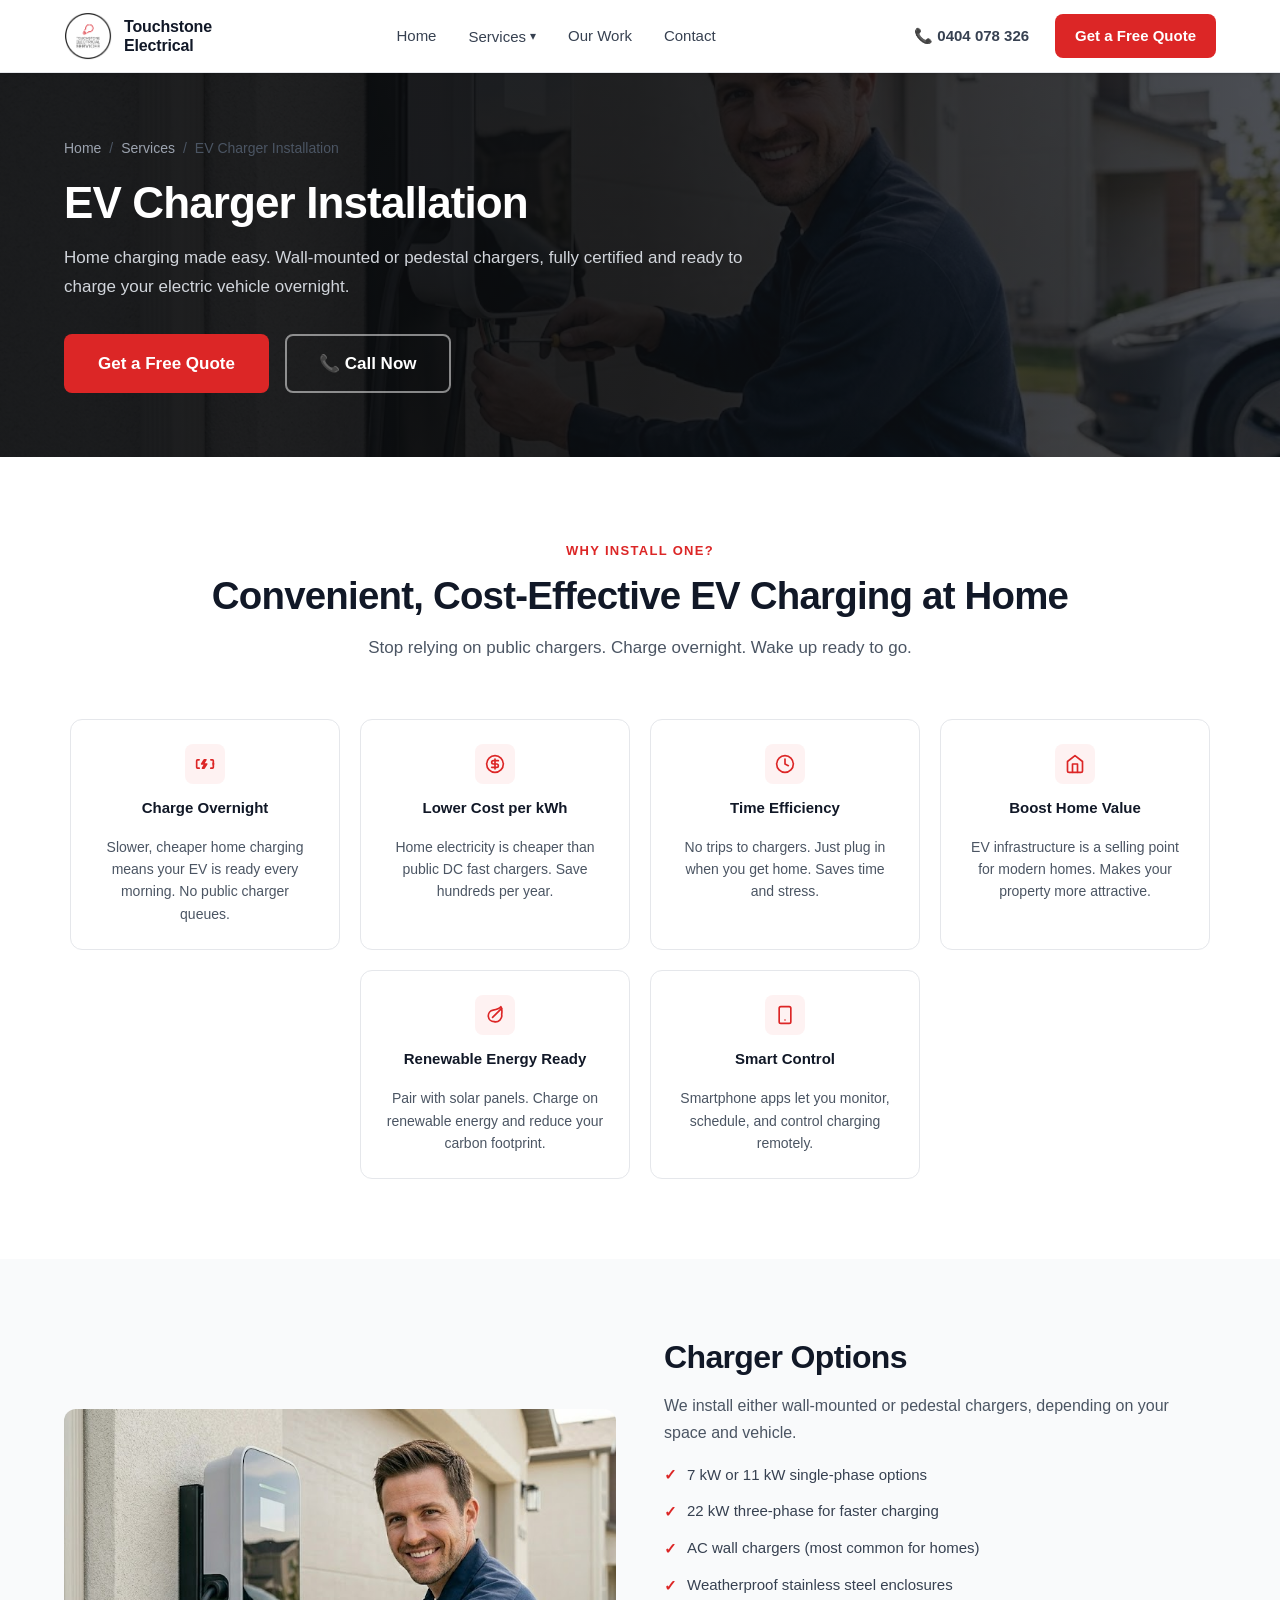
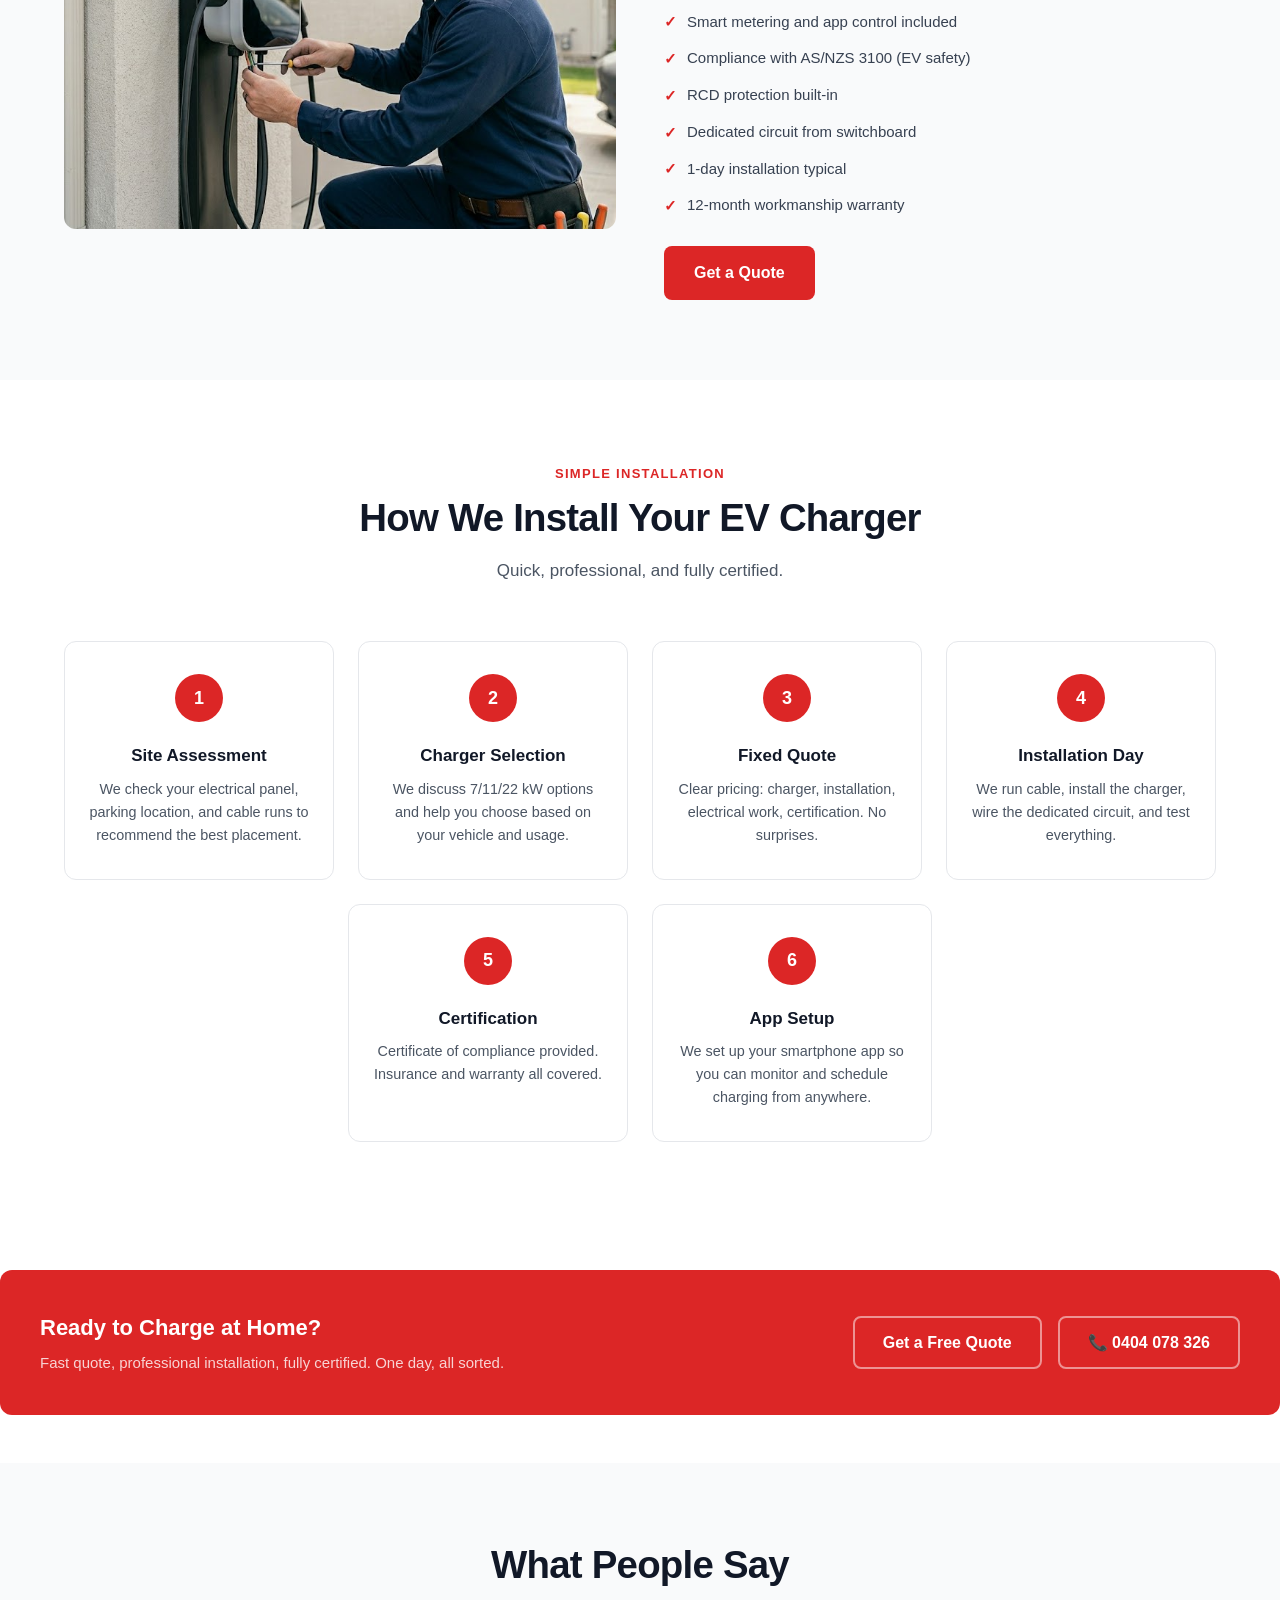
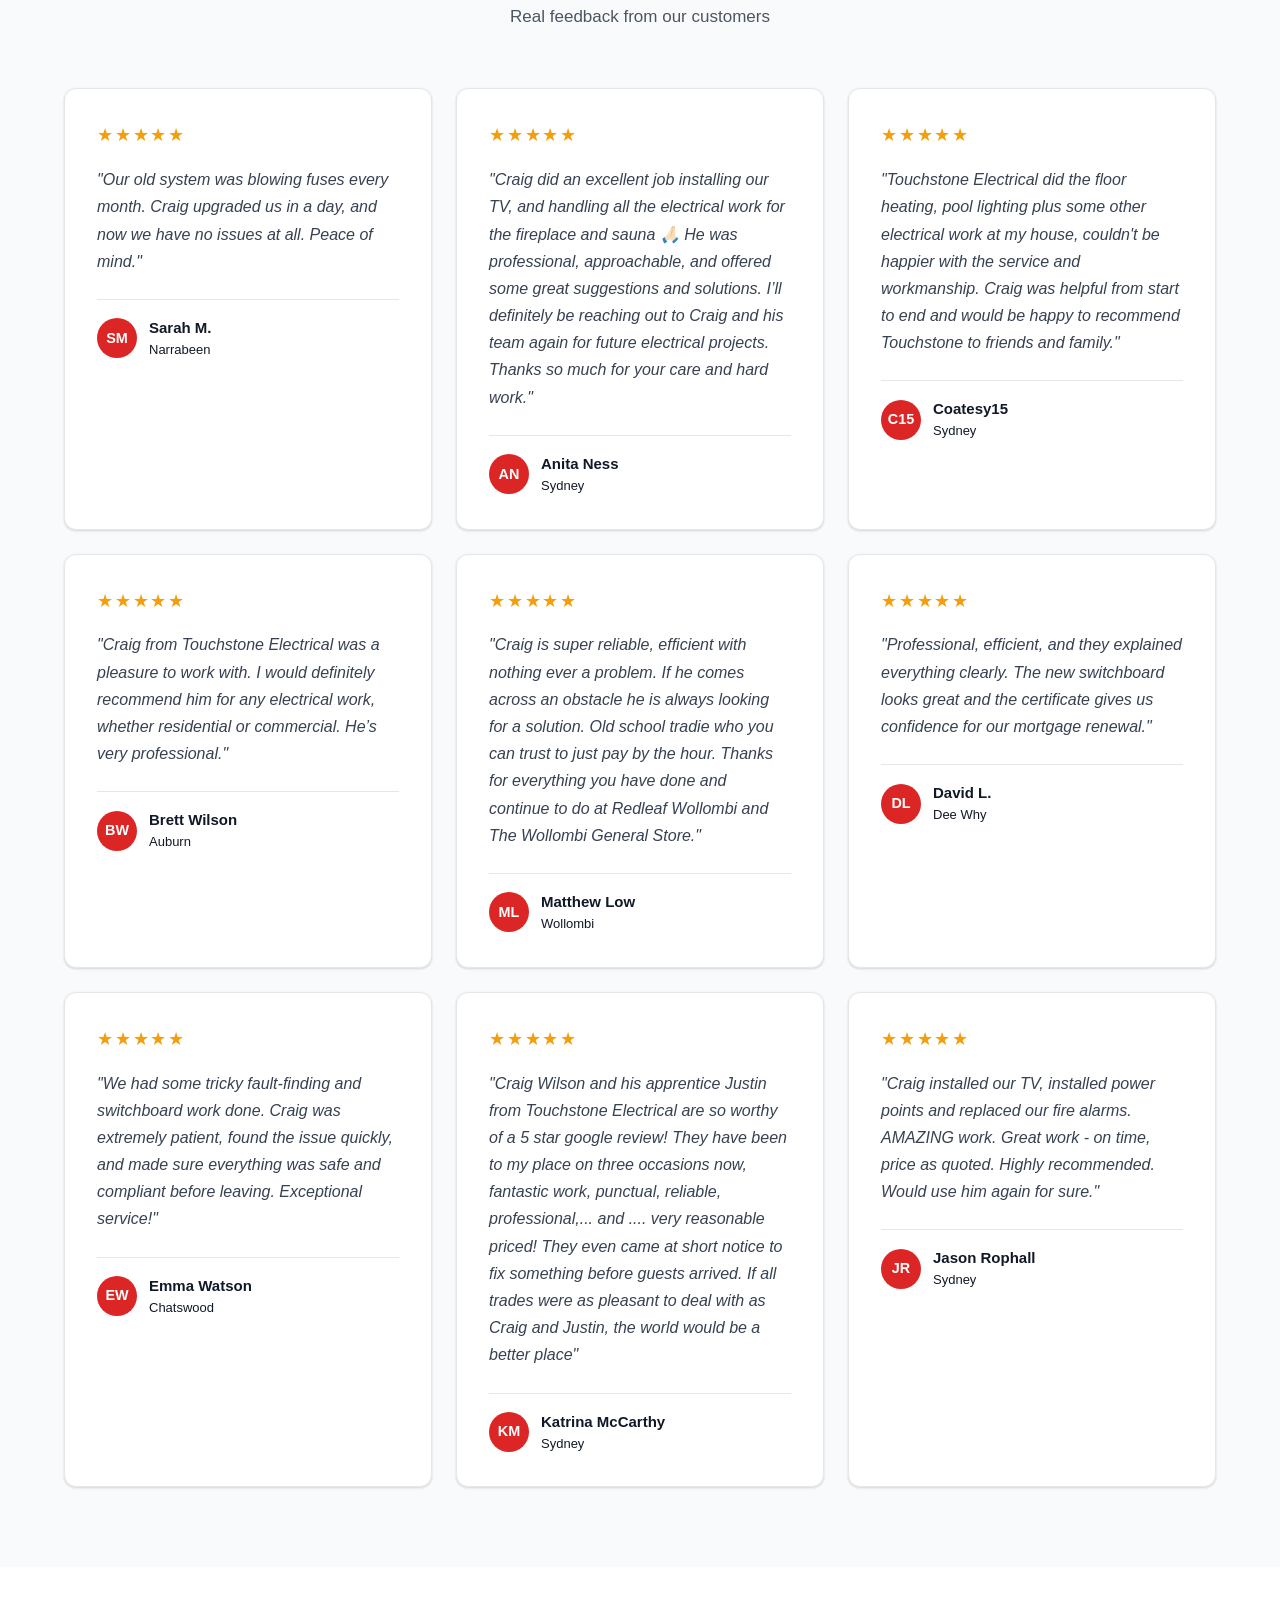
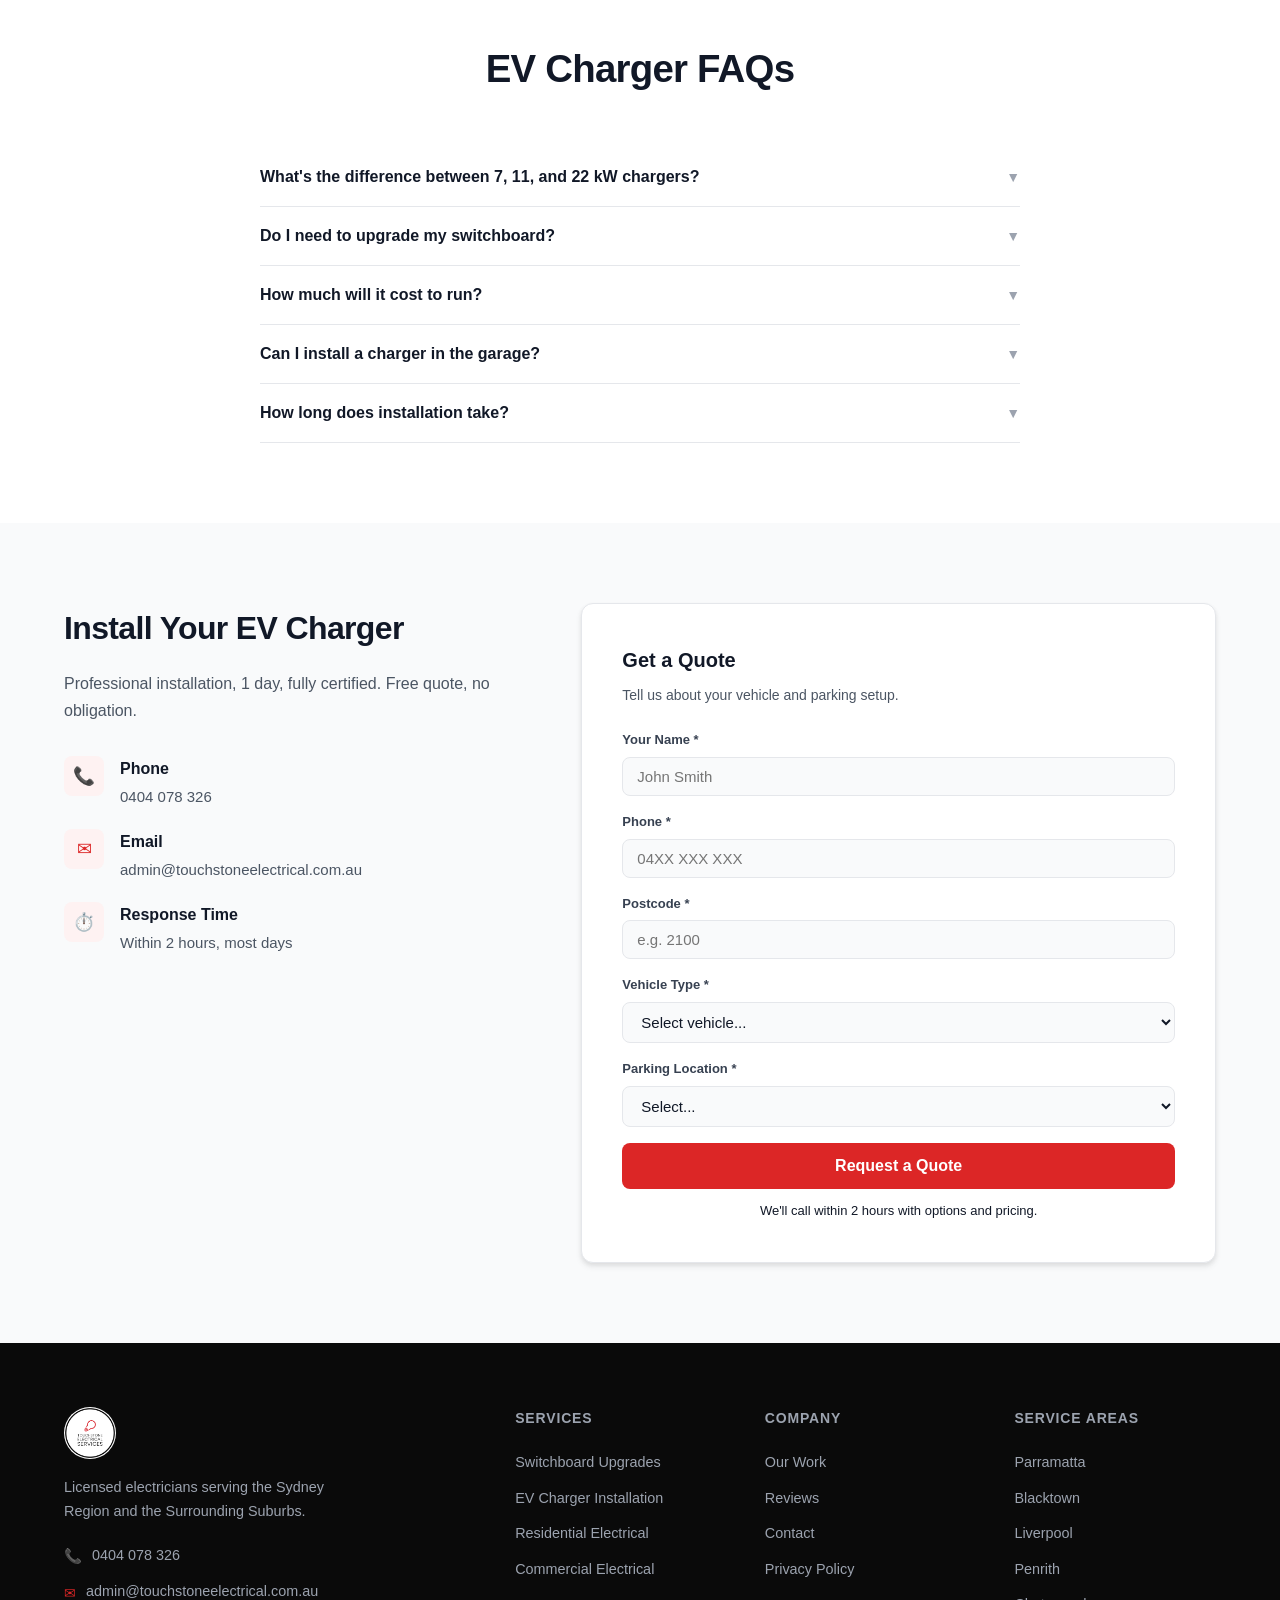
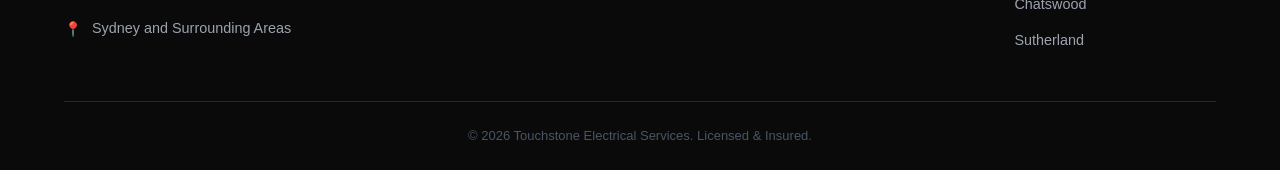
<file: services/ev-chargers.html>
<!DOCTYPE html>
<html lang="en">

<head>
  <meta charset="UTF-8">
  <meta name="viewport" content="width=device-width, initial-scale=1.0">
  <meta http-equiv="Content-Security-Policy"
    content="default-src 'self'; script-src 'self' 'unsafe-inline'; style-src 'self' 'unsafe-inline'; connect-src 'self' https://api.web3forms.com; img-src 'self' data:; child-src 'none';">
  <title>EV Charger Installation — Touchstone Electrical Services</title>
  <meta name="description"
    content="Professional EV charger installation. Wall-mounted or pedestal units, fully certified for your electric vehicle.">
  <link rel="stylesheet" href="../style.css">
  <script src="../shared.js"></script>
</head>

<body>
  <div id="nav-root"></div>

  <!-- SERVICE HERO -->
  <section class="service-hero">
    <img src="../Images/ev-charger.jpeg" alt="EV charger installation" class="service-hero-bg">
    <div class="service-hero-overlay"></div>
    <div class="container">
      <div class="service-hero-content">
        <div class="breadcrumb">
          <a href="../home/">Home</a> <span>/</span>
          <a href="../home/#services">Services</a> <span>/</span>
          <span>EV Charger Installation</span>
        </div>
        <h1>EV Charger Installation</h1>
        <p>Home charging made easy. Wall-mounted or pedestal chargers, fully certified and ready to charge your electric
          vehicle overnight.</p>
        <div class="service-hero-buttons">
          <a href="#contact" class="btn btn-primary btn-lg">Get a Free Quote</a>
          <a href="tel:0404078326" class="btn btn-outline-white btn-lg">📞 Call Now</a>
        </div>
      </div>
    </div>
  </section>

  <!-- PROBLEMS / OUTCOMES -->
  <section class="section">
    <div class="container">
      <div class="section-header">
        <span class="section-eyebrow">Why Install One?</span>
        <h2>Convenient, Cost-Effective EV Charging at Home</h2>
        <p>Stop relying on public chargers. Charge overnight. Wake up ready to go.</p>
      </div>

      <div class="problems-grid">
        <div class="problem-card">
          <div class="problem-icon">
            <svg viewBox="0 0 24 24" fill="none" stroke="currentColor" stroke-width="2" stroke-linecap="round"
              stroke-linejoin="round">
              <path d="M5 7H3a1 1 0 0 0-1 1v8a1 1 0 0 0 1 1h2"></path>
              <path d="M19 7h2a1 1 0 0 1 1 1v8a1 1 0 0 1-1 1h-2"></path>
              <path d="M22 11v2"></path>
              <path d="m11 7-3 5h4l-3 5H11l3-5h-4l3-5Z"></path>
            </svg>
          </div>
          <h3>Charge Overnight</h3>
          <p>Slower, cheaper home charging means your EV is ready every morning. No public charger queues.</p>
        </div>
        <div class="problem-card">
          <div class="problem-icon">
            <svg viewBox="0 0 24 24" fill="none" stroke="currentColor" stroke-width="2" stroke-linecap="round"
              stroke-linejoin="round">
              <circle cx="12" cy="12" r="10"></circle>
              <path d="M16 8h-6a2 2 0 1 0 0 4h4a2 2 0 1 1 0 4H8"></path>
              <path d="M12 6v12"></path>
            </svg>
          </div>
          <h3>Lower Cost per kWh</h3>
          <p>Home electricity is cheaper than public DC fast chargers. Save hundreds per year.</p>
        </div>
        <div class="problem-card">
          <div class="problem-icon">
            <svg viewBox="0 0 24 24" fill="none" stroke="currentColor" stroke-width="2" stroke-linecap="round"
              stroke-linejoin="round">
              <circle cx="12" cy="12" r="10"></circle>
              <polyline points="12 6 12 12 16 14"></polyline>
            </svg>
          </div>
          <h3>Time Efficiency</h3>
          <p>No trips to chargers. Just plug in when you get home. Saves time and stress.</p>
        </div>
        <div class="problem-card">
          <div class="problem-icon">
            <svg viewBox="0 0 24 24" fill="none" stroke="currentColor" stroke-width="2" stroke-linecap="round"
              stroke-linejoin="round">
              <path d="m3 9 9-7 9 7v11a2 2 0 0 1-2 2H5a2 2 0 0 1-2-2z"></path>
              <polyline points="9 22 9 12 15 12 15 22"></polyline>
            </svg>
          </div>
          <h3>Boost Home Value</h3>
          <p>EV infrastructure is a selling point for modern homes. Makes your property more attractive.</p>
        </div>
        <div class="problem-card">
          <div class="problem-icon">
            <svg viewBox="0 0 24 24" fill="none" stroke="currentColor" stroke-width="2" stroke-linecap="round"
              stroke-linejoin="round">
              <path d="M11 20A7 7 0 0 1 9.8 6.1C15.5 5 17 4.48 19 2c1 2 2 3.58 1 9.3a7.5 7.5 0 0 1-9 8.7Z"></path>
              <path d="M9.1 14.9 20 4"></path>
            </svg>
          </div>
          <h3>Renewable Energy Ready</h3>
          <p>Pair with solar panels. Charge on renewable energy and reduce your carbon footprint.</p>
        </div>
        <div class="problem-card">
          <div class="problem-icon">
            <svg viewBox="0 0 24 24" fill="none" stroke="currentColor" stroke-width="2" stroke-linecap="round"
              stroke-linejoin="round">
              <rect x="5" y="2" width="14" height="20" rx="2" ry="2"></rect>
              <line x1="12" y1="18" x2="12.01" y2="18"></line>
            </svg>
          </div>
          <h3>Smart Control</h3>
          <p>Smartphone apps let you monitor, schedule, and control charging remotely.</p>
        </div>
      </div>
    </div>
  </section>

  <!-- WHAT WE INSTALL -->
  <section class="section section-bg-gray">
    <div class="container">
      <div class="two-col">
        <img src="../Images/ev-charger.jpeg" alt="EV charger on wall">
        <div class="two-col-text">
          <h2>Charger Options</h2>
          <p>We install either wall-mounted or pedestal chargers, depending on your space and vehicle.</p>

          <ul class="feature-list">
            <li>7 kW or 11 kW single-phase options</li>
            <li>22 kW three-phase for faster charging</li>
            <li>AC wall chargers (most common for homes)</li>
            <li>Weatherproof stainless steel enclosures</li>
            <li>Smart metering and app control included</li>
            <li>Compliance with AS/NZS 3100 (EV safety)</li>
            <li>RCD protection built-in</li>
            <li>Dedicated circuit from switchboard</li>
            <li>1-day installation typical</li>
            <li>12-month workmanship warranty</li>
          </ul>

          <a href="#contact" class="btn btn-primary">Get a Quote</a>
        </div>
      </div>
    </div>
  </section>

  <!-- PROCESS -->
  <section class="section">
    <div class="container">
      <div class="section-header">
        <span class="section-eyebrow">Simple Installation</span>
        <h2>How We Install Your EV Charger</h2>
        <p>Quick, professional, and fully certified.</p>
      </div>

      <div class="process-steps">
        <div class="step-card">
          <div class="step-number">1</div>
          <h3>Site Assessment</h3>
          <p>We check your electrical panel, parking location, and cable runs to recommend the best placement.</p>
        </div>
        <div class="step-card">
          <div class="step-number">2</div>
          <h3>Charger Selection</h3>
          <p>We discuss 7/11/22 kW options and help you choose based on your vehicle and usage.</p>
        </div>
        <div class="step-card">
          <div class="step-number">3</div>
          <h3>Fixed Quote</h3>
          <p>Clear pricing: charger, installation, electrical work, certification. No surprises.</p>
        </div>
        <div class="step-card">
          <div class="step-number">4</div>
          <h3>Installation Day</h3>
          <p>We run cable, install the charger, wire the dedicated circuit, and test everything.</p>
        </div>
        <div class="step-card">
          <div class="step-number">5</div>
          <h3>Certification</h3>
          <p>Certificate of compliance provided. Insurance and warranty all covered.</p>
        </div>
        <div class="step-card">
          <div class="step-number">6</div>
          <h3>App Setup</h3>
          <p>We set up your smartphone app so you can monitor and schedule charging from anywhere.</p>
        </div>
      </div>
    </div>
  </section>

  <!-- INLINE CTA -->
  <div class="inline-cta">
    <div>
      <h3>Ready to Charge at Home?</h3>
      <p>Fast quote, professional installation, fully certified. One day, all sorted.</p>
    </div>
    <div class="inline-cta-buttons">
      <a href="#contact" class="btn btn-outline-white">Get a Free Quote</a>
      <a href="tel:0404078326" class="btn btn-outline-white">📞 0404 078 326</a>
    </div>
  </div>

  <!-- TESTIMONIALS -->
  <section class="section section-bg-gray">
    <div class="container">
      <div class="section-header">
        <h2>What People Say</h2>
        <p>Real feedback from our customers</p>
      </div>

      <div class="testimonials-grid">
        <div class="testimonial-card">
          <div class="stars">★★★★★</div>
          <p class="testimonial-text">"Our old system was blowing fuses every month. Craig upgraded us in a day, and now
            we have no issues at all. Peace of mind."</p>
          <div class="testimonial-author">
            <div class="author-avatar">SM</div>
            <div>
              <div class="author-name">Sarah M.</div>
              <div class="author-loc">Narrabeen</div>
            </div>
          </div>
        </div>

        <div class="testimonial-card">
          <div class="stars">★★★★★</div>
          <p class="testimonial-text">"Craig did an excellent job installing our TV, and handling all the electrical
            work for the fireplace and sauna 🙏🏻 He was professional, approachable, and offered some great suggestions
            and solutions. I’ll definitely be reaching out to Craig and his team again for future electrical projects.
            Thanks so much for your care and hard work."</p>
          <div class="testimonial-author">
            <div class="author-avatar">AN</div>
            <div>
              <div class="author-name">Anita Ness</div>
              <div class="author-loc">Sydney</div>
            </div>
          </div>
        </div>

        <div class="testimonial-card">
          <div class="stars">★★★★★</div>
          <p class="testimonial-text">"Touchstone Electrical did the floor heating, pool lighting plus some other
            electrical work at my house, couldn't be happier with the service and workmanship. Craig was helpful from
            start to end and would be happy to recommend Touchstone to friends and family."</p>
          <div class="testimonial-author">
            <div class="author-avatar">C15</div>
            <div>
              <div class="author-name">Coatesy15</div>
              <div class="author-loc">Sydney</div>
            </div>
          </div>
        </div>

        <div class="testimonial-card">
          <div class="stars">★★★★★</div>
          <p class="testimonial-text">"Craig from Touchstone Electrical was a pleasure to work with. I would definitely
            recommend him for any electrical work, whether residential or commercial. He’s very professional."</p>
          <div class="testimonial-author">
            <div class="author-avatar">BW</div>
            <div>
              <div class="author-name">Brett Wilson</div>
              <div class="author-loc">Auburn</div>
            </div>
          </div>
        </div>

        <div class="testimonial-card">
          <div class="stars">★★★★★</div>
          <p class="testimonial-text">"Craig is super reliable, efficient with nothing ever a problem. If he comes
            across an obstacle he is always looking for a solution. Old school tradie who you can trust to just pay by
            the hour. Thanks for everything you have done and continue to do at Redleaf Wollombi and The Wollombi
            General Store."</p>
          <div class="testimonial-author">
            <div class="author-avatar">ML</div>
            <div>
              <div class="author-name">Matthew Low</div>
              <div class="author-loc">Wollombi</div>
            </div>
          </div>
        </div>

        <div class="testimonial-card">
          <div class="stars">★★★★★</div>
          <p class="testimonial-text">"Professional, efficient, and they explained everything clearly. The new
            switchboard looks great and the certificate gives us confidence for our mortgage renewal."</p>
          <div class="testimonial-author">
            <div class="author-avatar">DL</div>
            <div>
              <div class="author-name">David L.</div>
              <div class="author-loc">Dee Why</div>
            </div>
          </div>
        </div>

        <div class="testimonial-card">
          <div class="stars">★★★★★</div>
          <p class="testimonial-text">"We had some tricky fault-finding and switchboard work done. Craig was extremely
            patient, found the issue quickly, and made sure everything was safe and compliant before leaving.
            Exceptional service!"</p>
          <div class="testimonial-author">
            <div class="author-avatar">EW</div>
            <div>
              <div class="author-name">Emma Watson</div>
              <div class="author-loc">Chatswood</div>
            </div>
          </div>
        </div>

        <div class="testimonial-card">
          <div class="stars">★★★★★</div>
          <p class="testimonial-text">"Craig Wilson and his apprentice Justin from Touchstone Electrical are so worthy
            of a 5 star google review! They have been to my place on three occasions now, fantastic work, punctual,
            reliable, professional,... and .... very reasonable priced! They even came at short notice to fix something
            before guests arrived. If all trades were as pleasant to deal with as Craig and Justin, the world would be a
            better place"</p>
          <div class="testimonial-author">
            <div class="author-avatar">KM</div>
            <div>
              <div class="author-name">Katrina McCarthy</div>
              <div class="author-loc">Sydney</div>
            </div>
          </div>
        </div>

        <div class="testimonial-card">
          <div class="stars">★★★★★</div>
          <p class="testimonial-text">"Craig installed our TV, installed power points and replaced our fire alarms.
            AMAZING work. Great work - on time, price as quoted. Highly recommended. Would use him again for sure."</p>
          <div class="testimonial-author">
            <div class="author-avatar">JR</div>
            <div>
              <div class="author-name">Jason Rophall</div>
              <div class="author-loc">Sydney</div>
            </div>
          </div>
        </div>
      </div>
    </div>
  </section>

  <!-- FAQ -->
  <section class="section">
    <div class="container">
      <div class="section-header">
        <h2>EV Charger FAQs</h2>
      </div>

      <div class="faq-list">
        <div class="faq-item">
          <button class="faq-question">
            <span>What's the difference between 7, 11, and 22 kW chargers?</span>
            <span class="faq-chevron">▼</span>
          </button>
          <div class="faq-answer">7 kW and 11 kW are single-phase home chargers. 11 kW adds about 80 km of range per
            hour. 22 kW is three-phase (commercial supply) and charges twice as fast. Most homes use 7–11 kW overnight
            charging, which is perfectly adequate.</div>
        </div>

        <div class="faq-item">
          <button class="faq-question">
            <span>Do I need to upgrade my switchboard?</span>
            <span class="faq-chevron">▼</span>
          </button>
          <div class="faq-answer">Possibly. We assess your current electrical capacity. If you have an old fuse box or
            limited spare circuits, we can upgrade your switchboard first. We often package both together.</div>
        </div>

        <div class="faq-item">
          <button class="faq-question">
            <span>How much will it cost to run?</span>
            <span class="faq-chevron">▼</span>
          </button>
          <div class="faq-answer">A 7 kW charger running 8 hours overnight costs roughly 50–80 cents per full charge,
            depending on your electricity rate. Much cheaper than public DC fast chargers at $5–15 per session.</div>
        </div>

        <div class="faq-item">
          <button class="faq-question">
            <span>Can I install a charger in the garage?</span>
            <span class="faq-chevron">▼</span>
          </button>
          <div class="faq-answer">Yes. We run weatherproof cable and install the charger inside or just outside garages.
            We also install outdoor pedestal units for driveway parking.</div>
        </div>

        <div class="faq-item">
          <button class="faq-question">
            <span>How long does installation take?</span>
            <span class="faq-chevron">▼</span>
          </button>
          <div class="faq-answer">Most installations are completed in one day, typically 4–6 hours. Complex
            installations
            (longer cable runs, switchboard upgrades) may take longer.</div>
        </div>
      </div>
    </div>
  </section>

  <!-- CONTACT -->
  <section id="contact" class="section section-bg-gray">
    <div class="container">
      <div class="contact-grid">
        <div class="contact-info">
          <h2>Install Your EV Charger</h2>
          <p>Professional installation, 1 day, fully certified. Free quote, no obligation.</p>

          <ul class="contact-detail-list">
            <li class="contact-detail">
              <div class="contact-detail-icon">📞</div>
              <div>
                <strong>Phone</strong>
                <a href="tel:0404078326"><span>0404 078 326</span></a>
              </div>
            </li>
            <li class="contact-detail">
              <div class="contact-detail-icon">✉</div>
              <div>
                <strong>Email</strong>
                <a href="mailto:admin@touchstoneelectrical.com.au"><span>admin@touchstoneelectrical.com.au</span></a>
              </div>
            </li>
            <li class="contact-detail">
              <div class="contact-detail-icon">⏱️</div>
              <div>
                <strong>Response Time</strong>
                <span>Within 2 hours, most days</span>
              </div>
            </li>
          </ul>
        </div>

        <div class="contact-form-card">
          <h3 style="font-size:1.25rem;font-weight:700;margin-bottom:0.5rem;">Get a Quote</h3>
          <p style="font-size:0.875rem;color:var(--gray-600);margin-bottom:1.5rem;">Tell us about your vehicle and
            parking setup.</p>

          <form action="https://formspree.io/f/mdarbkqv" method="POST">
            <div class="form-group">
              <label>Your Name *</label>
              <input type="text" name="name" required placeholder="John Smith">
            </div>
            <div class="form-group">
              <label>Phone *</label>
              <input type="tel" name="phone" required placeholder="04XX XXX XXX">
            </div>
            <div class="form-group">
              <label>Postcode *</label>
              <input type="text" name="postcode" required placeholder="e.g. 2100">
            </div>
            <div class="form-group">
              <label>Vehicle Type *</label>
              <select name="vehicle_type" required>
                <option value="">Select vehicle...</option>
                <option>Tesla Model 3/Y</option>
                <option>Hyundai Ioniq/Kona Electric</option>
                <option>MG ZS EV</option>
                <option>BMW i3/i4</option>
                <option>Audi e-tron</option>
                <option>Other</option>
              </select>
            </div>
            <div class="form-group">
              <label>Parking Location *</label>
              <select name="parking_location" required>
                <option value="">Select...</option>
                <option>Garage</option>
                <option>Driveway</option>
                <option>Carport</option>
                <option>Street parking</option>
              </select>
            </div>
            <button type="submit" class="form-submit">Request a Quote</button>
            <p class="form-note">We'll call within 2 hours with options and pricing.</p>
          </form>
        </div>
      </div>
    </div>
  </section>

  <div id="footer-root"></div>

  <script>
    document.getElementById('nav-root').innerHTML = renderNav('services');
    document.getElementById('footer-root').innerHTML = renderFooter('../');
  </script>
</body>

</html>
</file>
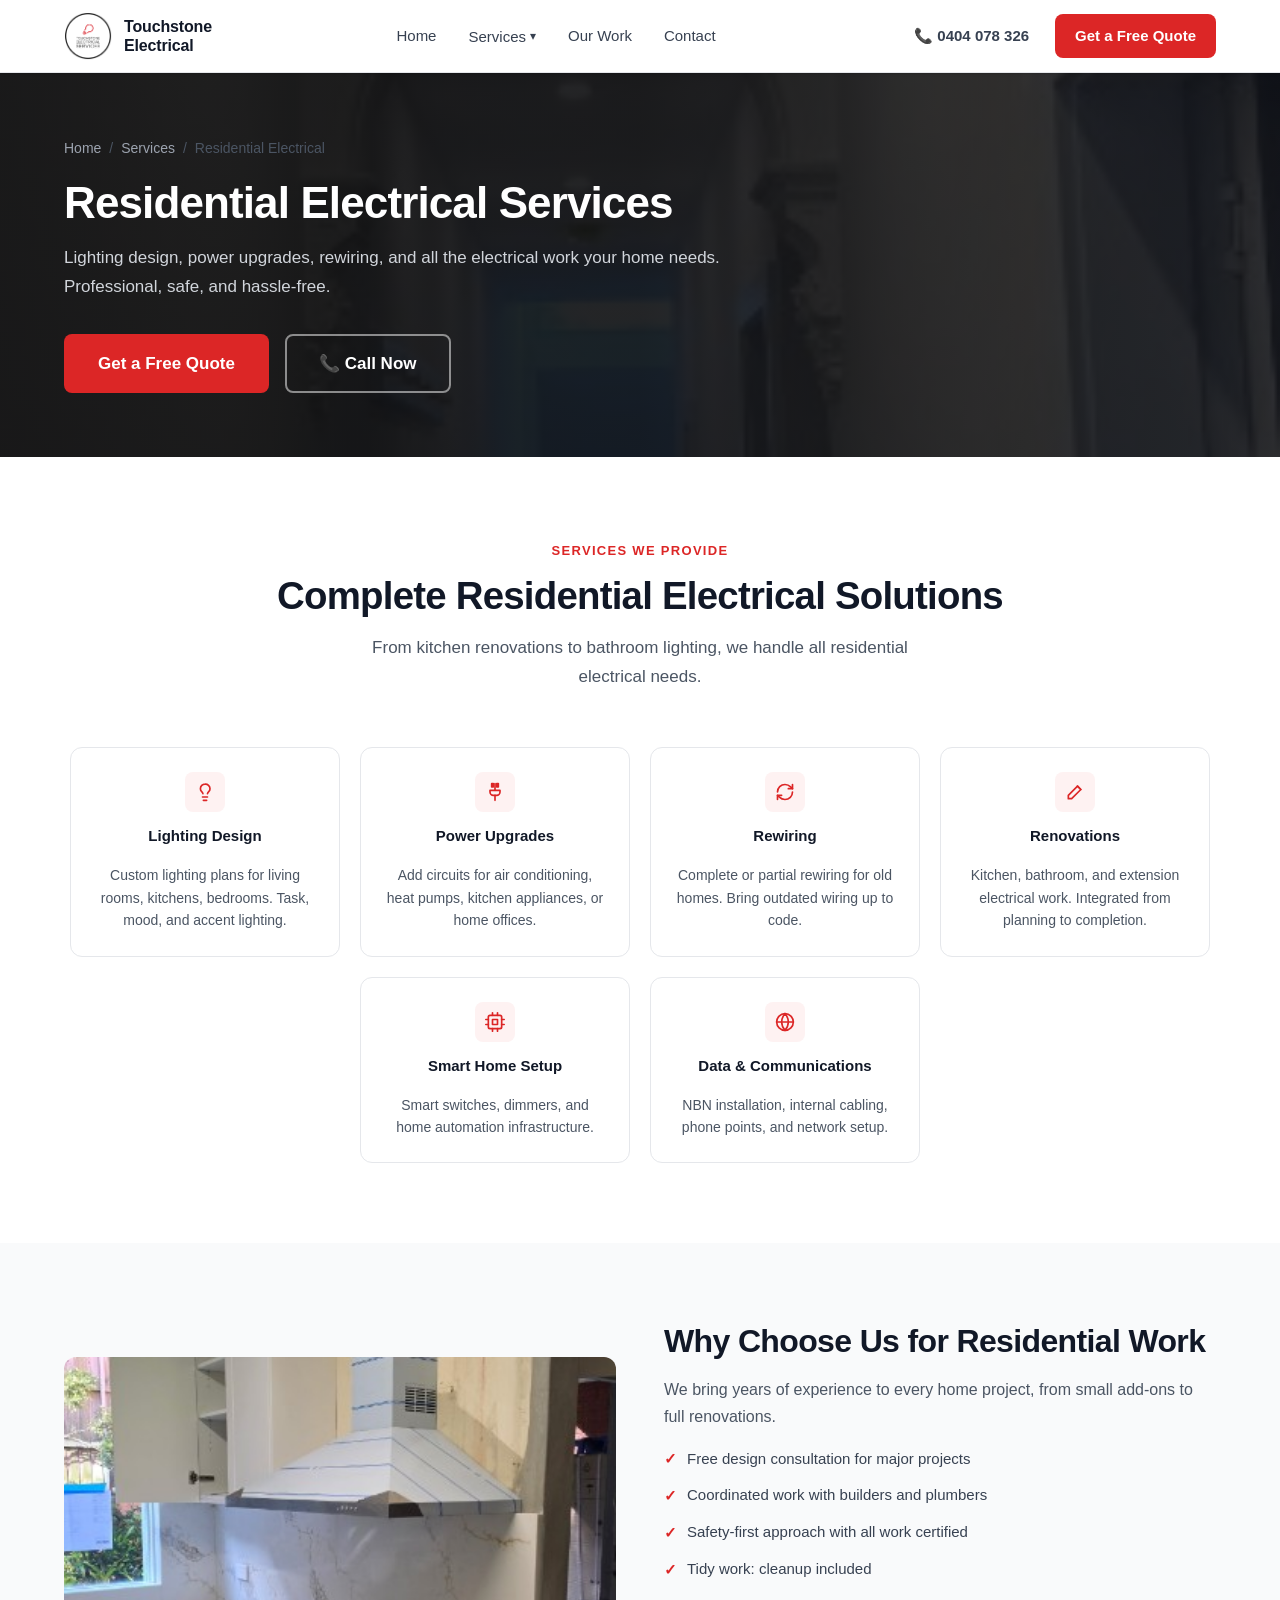
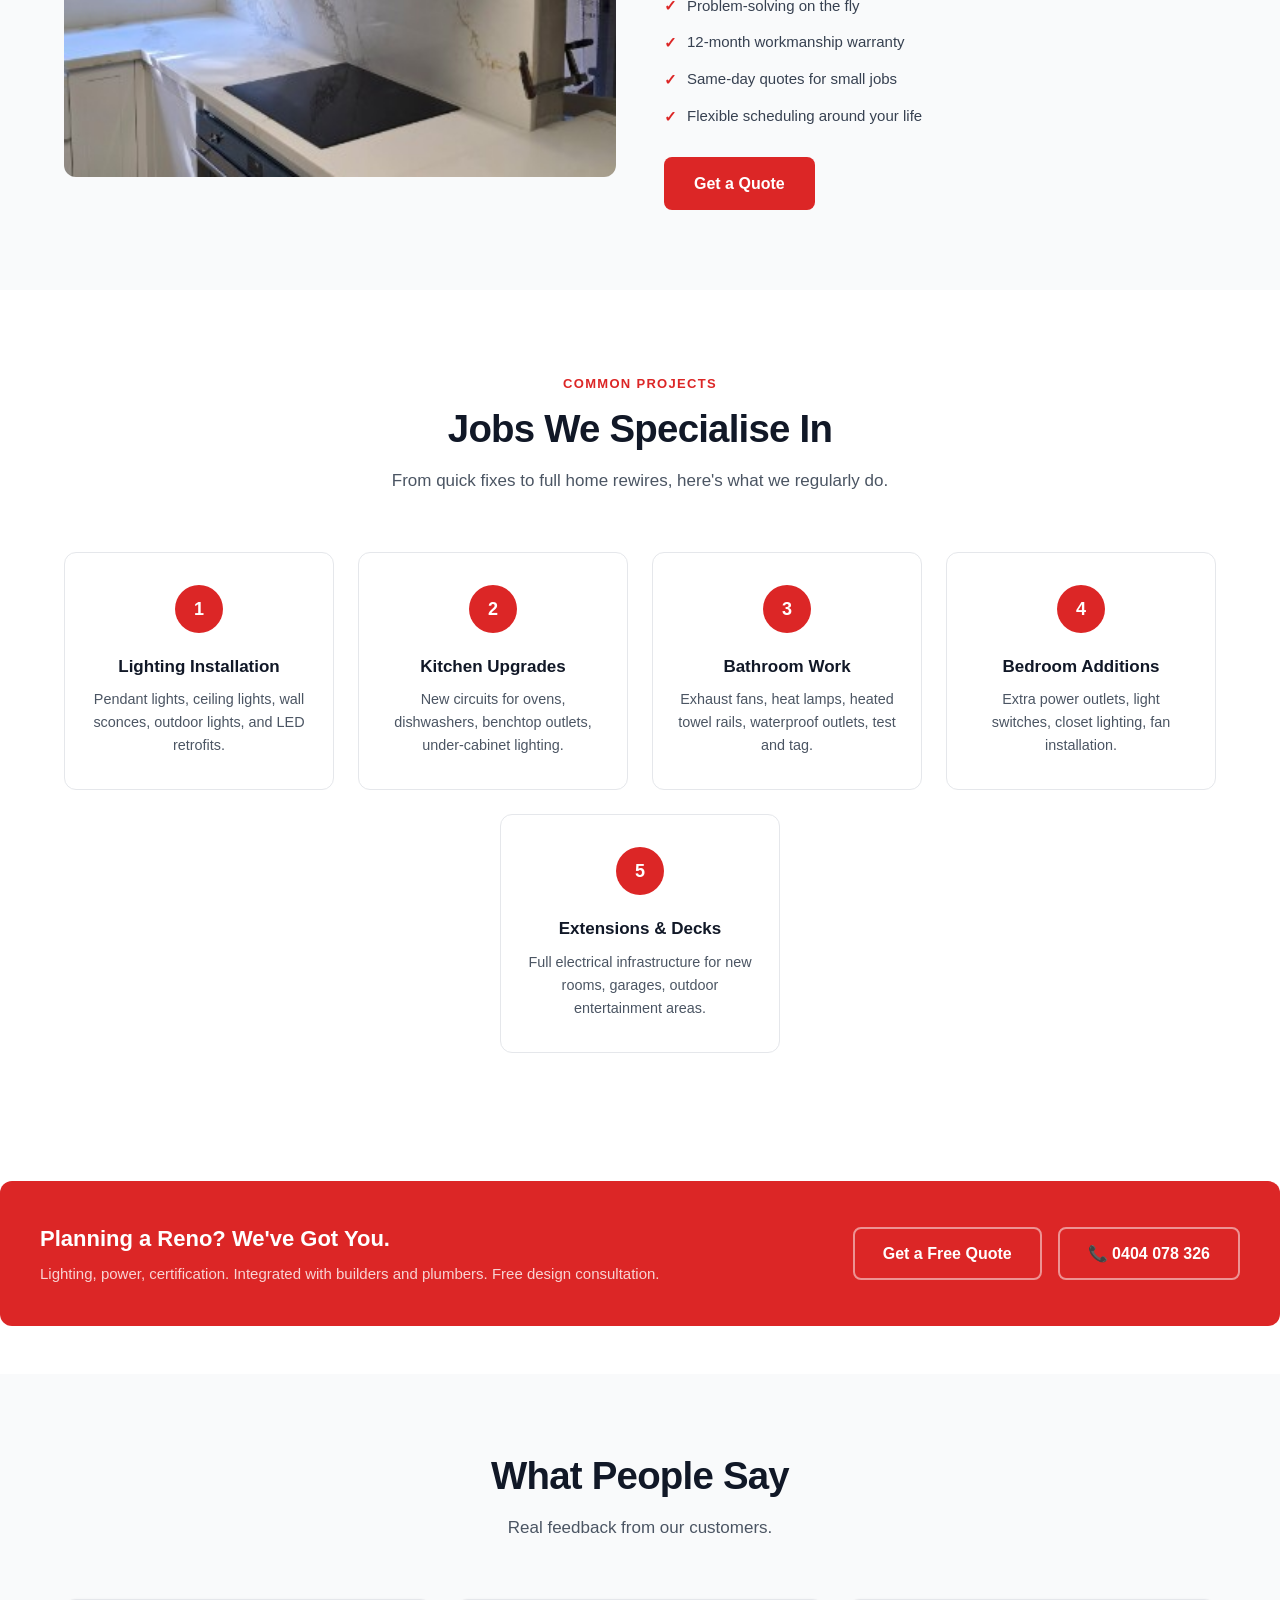
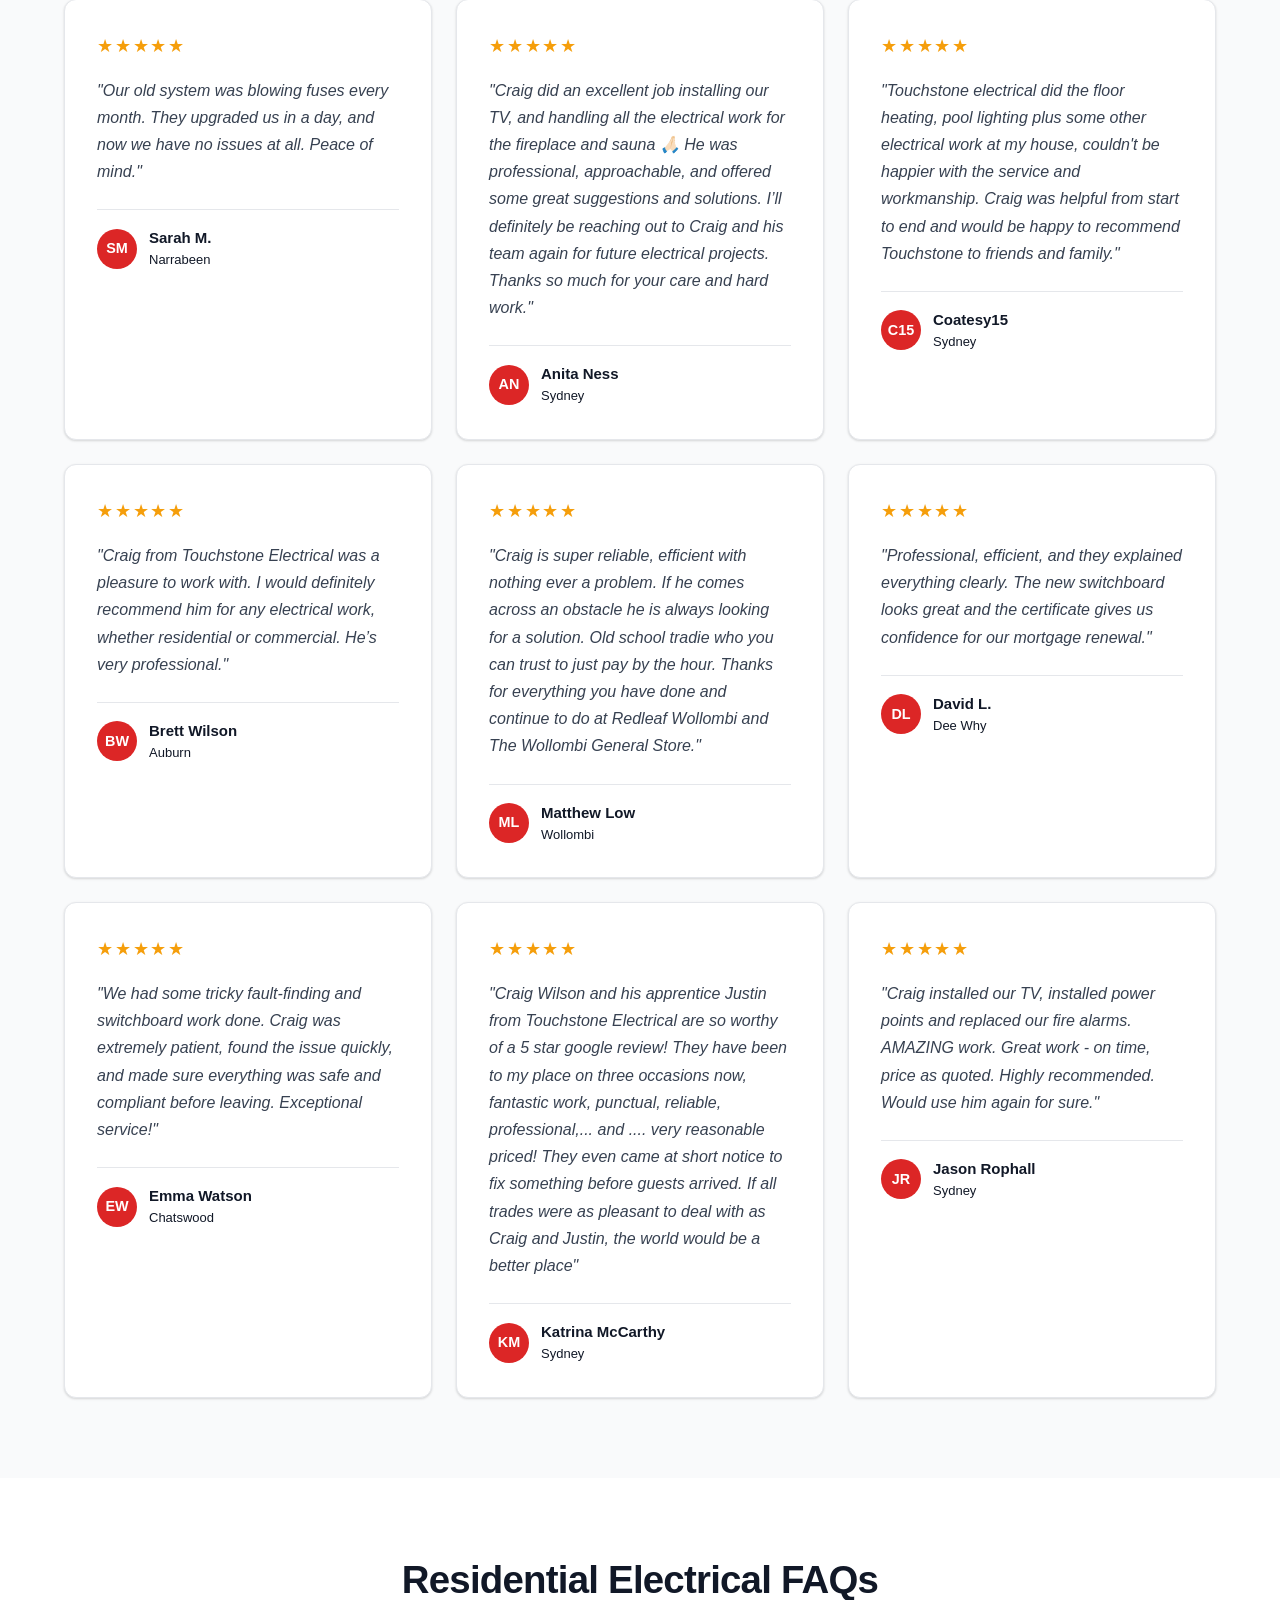
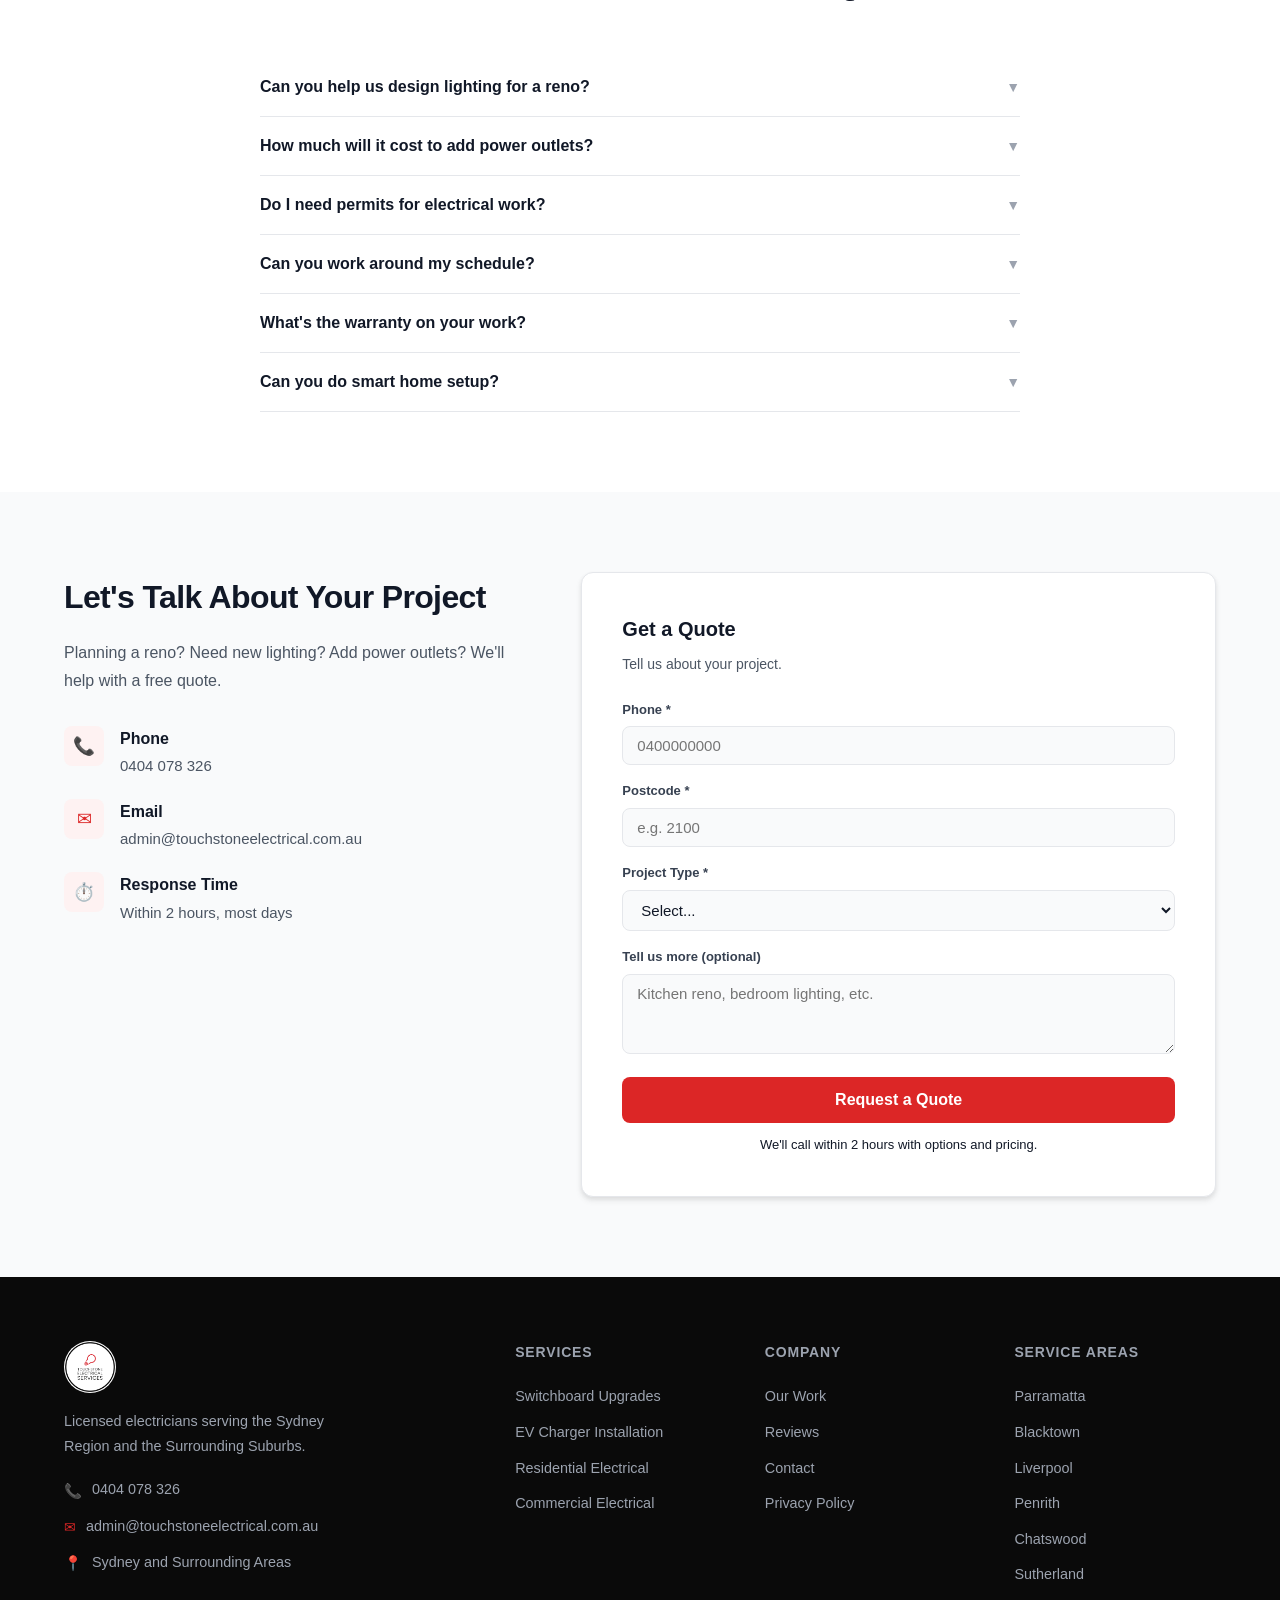
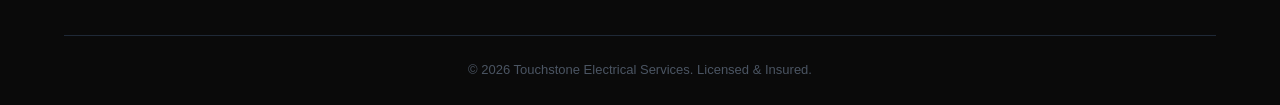
<file: services/residential.html>
<!DOCTYPE html>
<html lang="en">

<head>
  <meta charset="UTF-8">
  <meta name="viewport" content="width=device-width, initial-scale=1.0">
  <meta http-equiv="Content-Security-Policy"
    content="default-src 'self'; script-src 'self' 'unsafe-inline'; style-src 'self' 'unsafe-inline'; connect-src 'self' https://api.web3forms.com https://formspree.io; img-src 'self' data:; child-src 'none';">
  <title>Residential Electrical Services — Touchstone Electrical Services</title>
  <meta name="description"
    content="Lighting design, power upgrades, rewiring, and all residential electrical work for homes on the Northern Beaches.">
  <link rel="stylesheet" href="../style.css">
  <script src="../shared.js"></script>
</head>

<body>
  <div id="nav-root"></div>

  <!-- SERVICE HERO -->
  <section class="service-hero">
    <img src="../Images/hero-residential.jpeg" alt="Residential lighting installation" class="service-hero-bg">
    <div class="service-hero-overlay"></div>
    <div class="container">
      <div class="service-hero-content">
        <div class="breadcrumb">
          <a href="../home/">Home</a> <span>/</span>
          <a href="../home/#services">Services</a> <span>/</span>
          <span>Residential Electrical</span>
        </div>
        <h1>Residential Electrical Services</h1>
        <p>Lighting design, power upgrades, rewiring, and all the electrical work your home needs. Professional, safe,
          and hassle-free.</p>
        <div class="service-hero-buttons">
          <a href="#contact" class="btn btn-primary btn-lg">Get a Free Quote</a>
          <a href="tel:0404078326" class="btn btn-outline-white btn-lg">📞 Call Now</a>
        </div>
      </div>
    </div>
  </section>

  <!-- WHAT WE DO -->
  <section class="section">
    <div class="container">
      <div class="section-header">
        <span class="section-eyebrow">Services We Provide</span>
        <h2>Complete Residential Electrical Solutions</h2>
        <p>From kitchen renovations to bathroom lighting, we handle all residential electrical needs.</p>
      </div>

      <div class="problems-grid">
        <div class="problem-card">
          <div class="problem-icon">
            <svg viewBox="0 0 24 24" fill="none" stroke="currentColor" stroke-width="2" stroke-linecap="round"
              stroke-linejoin="round">
              <path
                d="M15 14c.2-1 .7-1.7 1.5-2.5 1-.9 1.5-2.2 1.5-3.5A5.5 5.5 0 0 0 12 2.5 5.5 5.5 0 0 0 6.5 8c0 1.3.5 2.6 1.5 3.5.8.8 1.3 1.5 1.5 2.5">
              </path>
              <path d="M9 18h6"></path>
              <path d="M10 22h4"></path>
            </svg>
          </div>
          <h3>Lighting Design</h3>
          <p>Custom lighting plans for living rooms, kitchens, bedrooms. Task, mood, and accent lighting.</p>
        </div>
        <div class="problem-card">
          <div class="problem-icon">
            <svg viewBox="0 0 24 24" fill="none" stroke="currentColor" stroke-width="2" stroke-linecap="round"
              stroke-linejoin="round">
              <path d="M12 2v8"></path>
              <path d="M18 10H6v2c0 2.2 1.8 4 4 4h4c2.2 0 4-1.8 4-4V10z"></path>
              <path d="M12 16v6"></path>
              <path d="M8 2h2v4H8z"></path>
              <path d="M14 2h2v4h-2z"></path>
            </svg>
          </div>
          <h3>Power Upgrades</h3>
          <p>Add circuits for air conditioning, heat pumps, kitchen appliances, or home offices.</p>
        </div>
        <div class="problem-card">
          <div class="problem-icon">
            <svg viewBox="0 0 24 24" fill="none" stroke="currentColor" stroke-width="2" stroke-linecap="round"
              stroke-linejoin="round">
              <path d="M3 12a9 9 0 0 1 9-9 9.75 9.75 0 0 1 6.74 2.74L21 8"></path>
              <path d="M21 3v5h-5"></path>
              <path d="M21 12a9 9 0 0 1-9 9 9.75 9.75 0 0 1-6.74-2.74L3 16"></path>
              <path d="M3 21v-5h5"></path>
            </svg>
          </div>
          <h3>Rewiring</h3>
          <p>Complete or partial rewiring for old homes. Bring outdated wiring up to code.</p>
        </div>
        <div class="problem-card">
          <div class="problem-icon">
            <svg viewBox="0 0 24 24" fill="none" stroke="currentColor" stroke-width="2" stroke-linecap="round"
              stroke-linejoin="round">
              <path d="m15 5 4 4"></path>
              <path d="M19 9 8 20H4v-4l11-11Z"></path>
            </svg>
          </div>
          <h3>Renovations</h3>
          <p>Kitchen, bathroom, and extension electrical work. Integrated from planning to completion.</p>
        </div>
        <div class="problem-card">
          <div class="problem-icon">
            <svg viewBox="0 0 24 24" fill="none" stroke="currentColor" stroke-width="2" stroke-linecap="round"
              stroke-linejoin="round">
              <rect x="4" y="4" width="16" height="16" rx="2" ry="2"></rect>
              <rect x="9" y="9" width="6" height="6"></rect>
              <line x1="9" y1="1" x2="9" y2="4"></line>
              <line x1="15" y1="1" x2="15" y2="4"></line>
              <line x1="9" y1="20" x2="9" y2="23"></line>
              <line x1="15" y1="20" x2="15" y2="23"></line>
              <line x1="20" y1="9" x2="23" y2="9"></line>
              <line x1="20" y1="15" x2="23" y2="15"></line>
              <line x1="1" y1="9" x2="4" y2="9"></line>
              <line x1="1" y1="15" x2="4" y2="15"></line>
            </svg>
          </div>
          <h3>Smart Home Setup</h3>
          <p>Smart switches, dimmers, and home automation infrastructure.</p>
        </div>
        <div class="problem-card">
          <div class="problem-icon">
            <svg viewBox="0 0 24 24" fill="none" stroke="currentColor" stroke-width="2" stroke-linecap="round"
              stroke-linejoin="round">
              <circle cx="12" cy="12" r="10"></circle>
              <line x1="2" y1="12" x2="22" y2="12"></line>
              <path d="M12 2a15.3 15.3 0 0 1 4 10 15.3 15.3 0 0 1-4 10 15.3 15.3 0 0 1-4-10 15.3 15.3 0 0 1 4-10z">
              </path>
            </svg>
          </div>
          <h3>Data & Communications</h3>
          <p>NBN installation, internal cabling, phone points, and network setup.</p>
        </div>
      </div>
    </div>
  </section>

  <!-- DETAILED SERVICES -->
  <section class="section section-bg-gray">
    <div class="container">
      <div class="two-col">
        <img src="../Images/detail-kitchen-install.jpeg" alt="Kitchen renovation electrical work">
        <div class="two-col-text">
          <h2>Why Choose Us for Residential Work</h2>
          <p>We bring years of experience to every home project, from small add-ons to full renovations.</p>

          <ul class="feature-list">
            <li>Free design consultation for major projects</li>
            <li>Coordinated work with builders and plumbers</li>
            <li>Safety-first approach with all work certified</li>
            <li>Tidy work: cleanup included</li>
            <li>Problem-solving on the fly</li>
            <li>12-month workmanship warranty</li>
            <li>Same-day quotes for small jobs</li>
            <li>Flexible scheduling around your life</li>
          </ul>

          <a href="#contact" class="btn btn-primary">Get a Quote</a>
        </div>
      </div>
    </div>
  </section>

  <!-- COMMON PROJECTS -->
  <section class="section">
    <div class="container">
      <div class="section-header">
        <span class="section-eyebrow">Common Projects</span>
        <h2>Jobs We Specialise In</h2>
        <p>From quick fixes to full home rewires, here's what we regularly do.</p>
      </div>

      <div class="process-steps">
        <div class="step-card">
          <div class="step-number">1</div>
          <h3>Lighting Installation</h3>
          <p>Pendant lights, ceiling lights, wall sconces, outdoor lights, and LED retrofits.</p>
        </div>
        <div class="step-card">
          <div class="step-number">2</div>
          <h3>Kitchen Upgrades</h3>
          <p>New circuits for ovens, dishwashers, benchtop outlets, under-cabinet lighting.</p>
        </div>
        <div class="step-card">
          <div class="step-number">3</div>
          <h3>Bathroom Work</h3>
          <p>Exhaust fans, heat lamps, heated towel rails, waterproof outlets, test and tag.</p>
        </div>
        <div class="step-card">
          <div class="step-number">4</div>
          <h3>Bedroom Additions</h3>
          <p>Extra power outlets, light switches, closet lighting, fan installation.</p>
        </div>
        <div class="step-card">
          <div class="step-number">5</div>
          <h3>Extensions & Decks</h3>
          <p>Full electrical infrastructure for new rooms, garages, outdoor entertainment areas.</p>
        </div>
      </div>
    </div>
  </section>

  <!-- INLINE CTA -->
  <div class="inline-cta">
    <div>
      <h3>Planning a Reno? We've Got You.</h3>
      <p>Lighting, power, certification. Integrated with builders and plumbers. Free design consultation.</p>
    </div>
    <div class="inline-cta-buttons">
      <a href="#contact" class="btn btn-outline-white">Get a Free Quote</a>
      <a href="tel:0404078326" class="btn btn-outline-white">📞 0404 078 326</a>
    </div>
  </div>

  <!-- TESTIMONIALS -->
  <section class="section section-bg-gray">
    <div class="container">
      <div class="section-header">
        <h2>What People Say</h2>
        <p>Real feedback from our customers.</p>
      </div>

      <div class="testimonials-grid">
        <div class="testimonial-card">
          <div class="stars">★★★★★</div>
          <p class="testimonial-text">"Our old system was blowing fuses every month. They upgraded us in a day, and now
            we have no issues at all. Peace of mind."</p>
          <div class="testimonial-author">
            <div class="author-avatar">SM</div>
            <div>
              <div class="author-name">Sarah M.</div>
              <div class="author-loc">Narrabeen</div>
            </div>
          </div>
        </div>

        <div class="testimonial-card">
          <div class="stars">★★★★★</div>
          <p class="testimonial-text">"Craig did an excellent job installing our TV, and handling all the electrical
            work for the fireplace and sauna 🙏🏻 He was professional, approachable, and offered some great suggestions
            and solutions. I’ll definitely be reaching out to Craig and his team again for future electrical projects.
            Thanks so much for your care and hard work."</p>
          <div class="testimonial-author">
            <div class="author-avatar">AN</div>
            <div>
              <div class="author-name">Anita Ness</div>
              <div class="author-loc">Sydney</div>
            </div>
          </div>
        </div>

        <div class="testimonial-card">
          <div class="stars">★★★★★</div>
          <p class="testimonial-text">"Touchstone electrical did the floor heating, pool lighting plus some other
            electrical work at my house, couldn't be happier with the service and workmanship. Craig was helpful from
            start to end and would be happy to recommend Touchstone to friends and family."</p>
          <div class="testimonial-author">
            <div class="author-avatar">C15</div>
            <div>
              <div class="author-name">Coatesy15</div>
              <div class="author-loc">Sydney</div>
            </div>
          </div>
        </div>

        <div class="testimonial-card">
          <div class="stars">★★★★★</div>
          <p class="testimonial-text">"Craig from Touchstone Electrical was a pleasure to work with. I would definitely
            recommend him for any electrical work, whether residential or commercial. He’s very professional."</p>
          <div class="testimonial-author">
            <div class="author-avatar">BW</div>
            <div>
              <div class="author-name">Brett Wilson</div>
              <div class="author-loc">Auburn</div>
            </div>
          </div>
        </div>

        <div class="testimonial-card">
          <div class="stars">★★★★★</div>
          <p class="testimonial-text">"Craig is super reliable, efficient with nothing ever a problem. If he comes
            across an obstacle he is always looking for a solution. Old school tradie who you can trust to just pay by
            the hour. Thanks for everything you have done and continue to do at Redleaf Wollombi and The Wollombi
            General Store."</p>
          <div class="testimonial-author">
            <div class="author-avatar">ML</div>
            <div>
              <div class="author-name">Matthew Low</div>
              <div class="author-loc">Wollombi</div>
            </div>
          </div>
        </div>

        <div class="testimonial-card">
          <div class="stars">★★★★★</div>
          <p class="testimonial-text">"Professional, efficient, and they explained everything clearly. The new
            switchboard looks great and the certificate gives us confidence for our mortgage renewal."</p>
          <div class="testimonial-author">
            <div class="author-avatar">DL</div>
            <div>
              <div class="author-name">David L.</div>
              <div class="author-loc">Dee Why</div>
            </div>
          </div>
        </div>

        <div class="testimonial-card">
          <div class="stars">★★★★★</div>
          <p class="testimonial-text">"We had some tricky fault-finding and switchboard work done. Craig was extremely
            patient, found the issue quickly, and made sure everything was safe and compliant before leaving.
            Exceptional service!"</p>
          <div class="testimonial-author">
            <div class="author-avatar">EW</div>
            <div>
              <div class="author-name">Emma Watson</div>
              <div class="author-loc">Chatswood</div>
            </div>
          </div>
        </div>

        <div class="testimonial-card">
          <div class="stars">★★★★★</div>
          <p class="testimonial-text">"Craig Wilson and his apprentice Justin from Touchstone Electrical are so worthy
            of a 5 star google review! They have been to my place on three occasions now, fantastic work, punctual,
            reliable, professional,... and .... very reasonable priced! They even came at short notice to fix something
            before guests arrived. If all trades were as pleasant to deal with as Craig and Justin, the world would be a
            better place"</p>
          <div class="testimonial-author">
            <div class="author-avatar">KM</div>
            <div>
              <div class="author-name">Katrina McCarthy</div>
              <div class="author-loc">Sydney</div>
            </div>
          </div>
        </div>

        <div class="testimonial-card">
          <div class="stars">★★★★★</div>
          <p class="testimonial-text">"Craig installed our TV, installed power points and replaced our fire alarms.
            AMAZING work. Great work - on time, price as quoted. Highly recommended. Would use him again for sure."</p>
          <div class="testimonial-author">
            <div class="author-avatar">JR</div>
            <div>
              <div class="author-name">Jason Rophall</div>
              <div class="author-loc">Sydney</div>
            </div>
          </div>
        </div>
      </div>
    </div>
  </section>

  <!-- FAQ -->
  <section class="section">
    <div class="container">
      <div class="section-header">
        <h2>Residential Electrical FAQs</h2>
      </div>

      <div class="faq-list">
        <div class="faq-item">
          <button class="faq-question">
            <span>Can you help us design lighting for a reno?</span>
            <span class="faq-chevron">▼</span>
          </button>
          <div class="faq-answer">Absolutely. We offer free design consultation for renovations. We'll visit, understand
            the space, recommend lighting types and placement, and integrate with your builder's timeline.</div>
        </div>

        <div class="faq-item">
          <button class="faq-question">
            <span>How much will it cost to add power outlets?</span>
            <span class="faq-chevron">▼</span>
          </button>
          <div class="faq-answer">Depends on distance and whether you're adding to an existing circuit or running new
            cable. A single outlet might be $150–300; a new circuit with multiple outlets could be $800–1500. We quote
            fixed prices after a site visit.</div>
        </div>

        <div class="faq-item">
          <button class="faq-question">
            <span>Do I need permits for electrical work?</span>
            <span class="faq-chevron">▼</span>
          </button>
          <div class="faq-answer">Most residential work doesn't require council permits if done by a licensed
            electrician. We're licensed, insured, and provide certification. No additional permits needed in most cases.
          </div>
        </div>

        <div class="faq-item">
          <button class="faq-question">
            <span>Can you work around my schedule?</span>
            <span class="faq-chevron">▼</span>
          </button>
          <div class="faq-answer">Yes. We're flexible with timing. Small jobs often fit into a single day. Larger
            renovations are scheduled in advance to coordinate with your builder and other trades.</div>
        </div>

        <div class="faq-item">
          <button class="faq-question">
            <span>What's the warranty on your work?</span>
            <span class="faq-chevron">▼</span>
          </button>
          <div class="faq-answer">We warranty our workmanship for 12 months. Lights and components carry manufacturer
            warranties. Anything that fails due to our install, we fix it free within that year.</div>
        </div>

        <div class="faq-item">
          <button class="faq-question">
            <span>Can you do smart home setup?</span>
            <span class="faq-chevron">▼</span>
          </button>
          <div class="faq-answer">Yes. We install smart switches, dimmers, and home automation infrastructure. We can
            integrate popular platforms. Discuss during your quote.</div>
        </div>
      </div>
    </div>
  </section>

  <!-- CONTACT -->
  <section id="contact" class="section section-bg-gray">
    <div class="container">
      <div class="contact-grid">
        <div class="contact-info">
          <h2>Let's Talk About Your Project</h2>
          <p>Planning a reno? Need new lighting? Add power outlets? We'll help with a free quote.</p>

          <ul class="contact-detail-list">
            <li class="contact-detail">
              <div class="contact-detail-icon">📞</div>
              <div>
                <strong>Phone</strong>
                <a href="tel:0404078326"><span>0404 078 326</span></a>
              </div>
            </li>
            <li class="contact-detail">
              <div class="contact-detail-icon">✉</div>
              <div>
                <strong>Email</strong>
                <a href="mailto:admin@touchstoneelectrical.com.au"><span>admin@touchstoneelectrical.com.au</span></a>
              </div>
            </li>
            <li class="contact-detail">
              <div class="contact-detail-icon">⏱️</div>
              <div>
                <strong>Response Time</strong>
                <span>Within 2 hours, most days</span>
              </div>
            </li>
          </ul>
        </div>

        <div class="contact-form-card">
          <h3 style="font-size:1.25rem;font-weight:700;margin-bottom:0.5rem;">Get a Quote</h3>
          <p style="font-size:0.875rem;color:var(--gray-600);margin-bottom:1.5rem;">Tell us about your project.</p>

          <form action="https://formspree.io/f/mdarbkqv" method="POST">
            <div class="form-group">
              <label>Phone *</label>
              <input type="tel" name="phone" required placeholder="0400000000">
            </div>
            <div class="form-group">
              <label>Postcode *</label>
              <input type="text" name="postcode" required placeholder="e.g. 2100">
            </div>
            <div class="form-group">
              <label>Project Type *</label>
              <select name="service" required>
                <option value="">Select...</option>
                <option>Lighting installation</option>
                <option>Kitchen upgrade</option>
                <option>Bathroom work</option>
                <option>Full house rewire</option>
                <option>Renovation electrical</option>
                <option>Power upgrade</option>
                <option>Other</option>
              </select>
            </div>
            <div class="form-group">
              <label>Tell us more (optional)</label>
              <textarea name="message" placeholder="Kitchen reno, bedroom lighting, etc."></textarea>
            </div>
            <button type="submit" class="form-submit">Request a Quote</button>
            <p class="form-note">We'll call within 2 hours with options and pricing.</p>
          </form>
        </div>
      </div>
    </div>
  </section>

  <div id="footer-root"></div>

  <script>
    document.getElementById('nav-root').innerHTML = renderNav('services');
    document.getElementById('footer-root').innerHTML = renderFooter('../');
  </script>
</body>

</html>
</file>
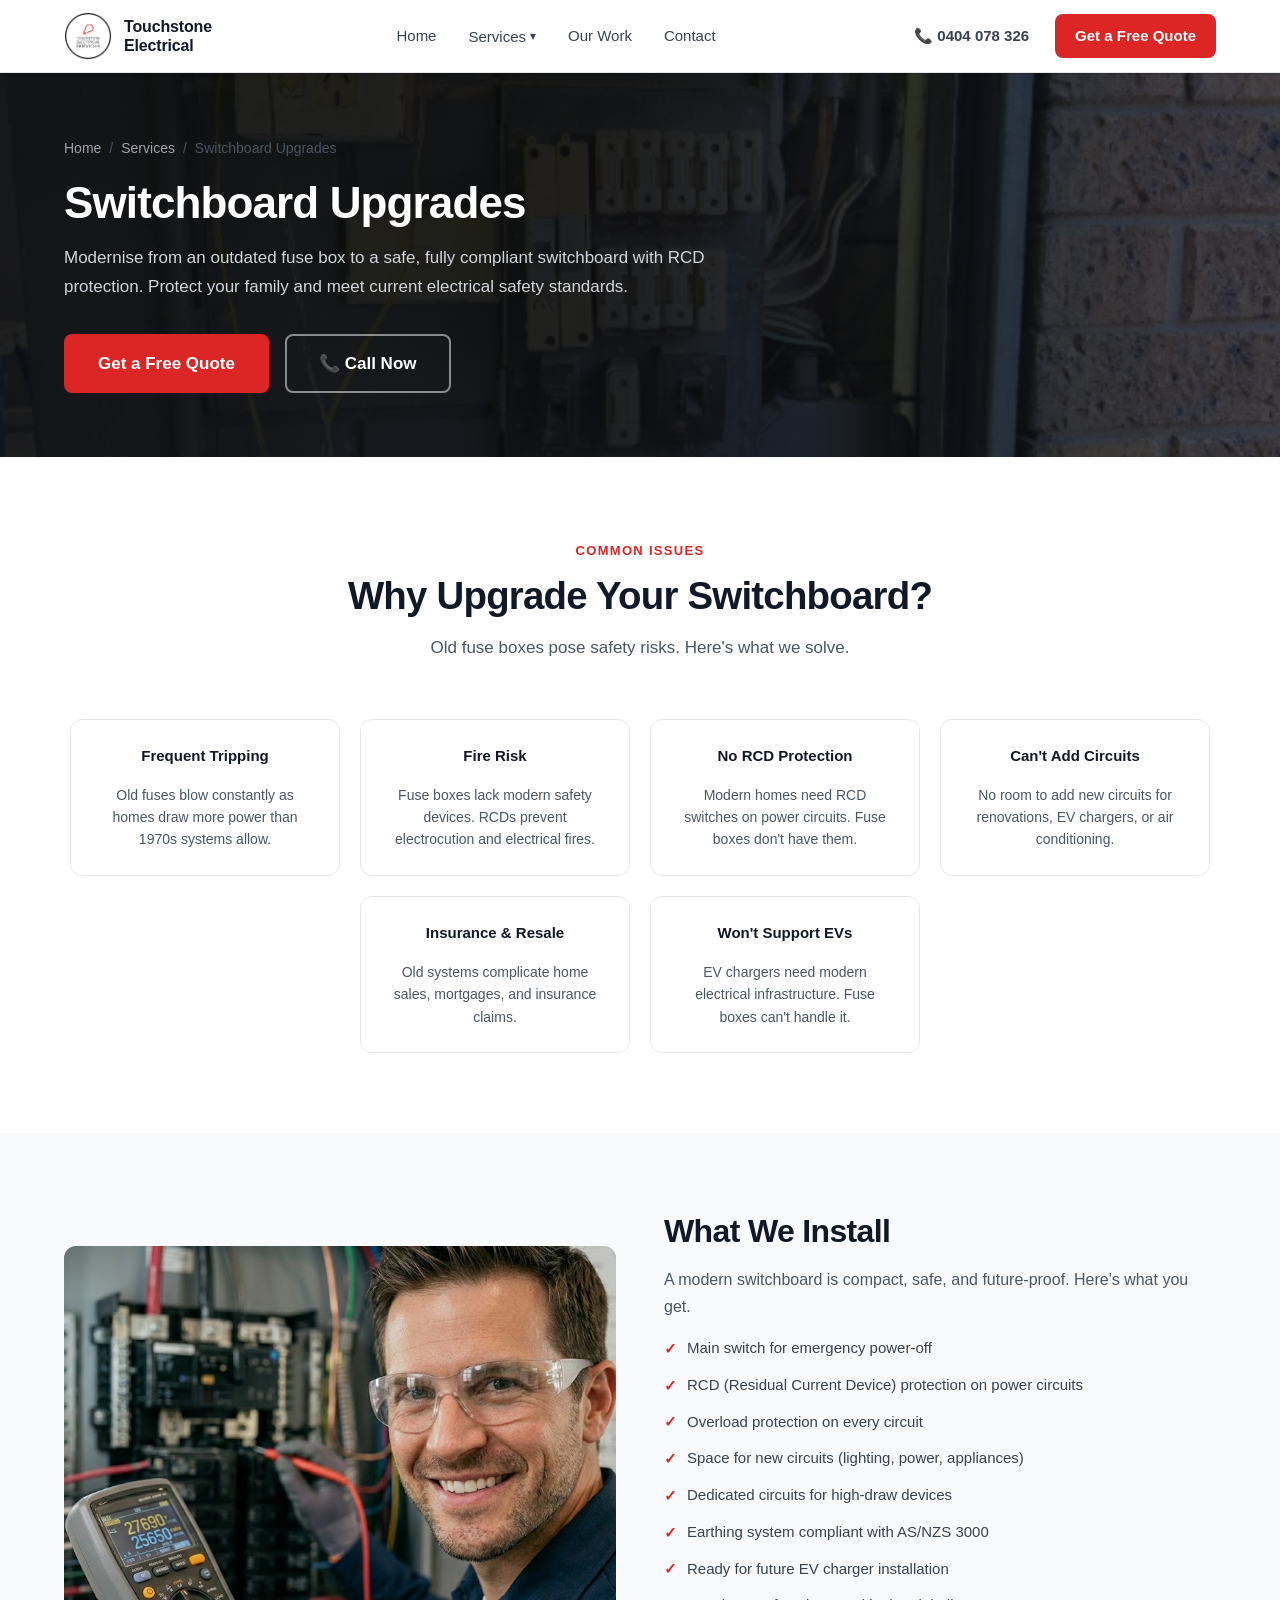
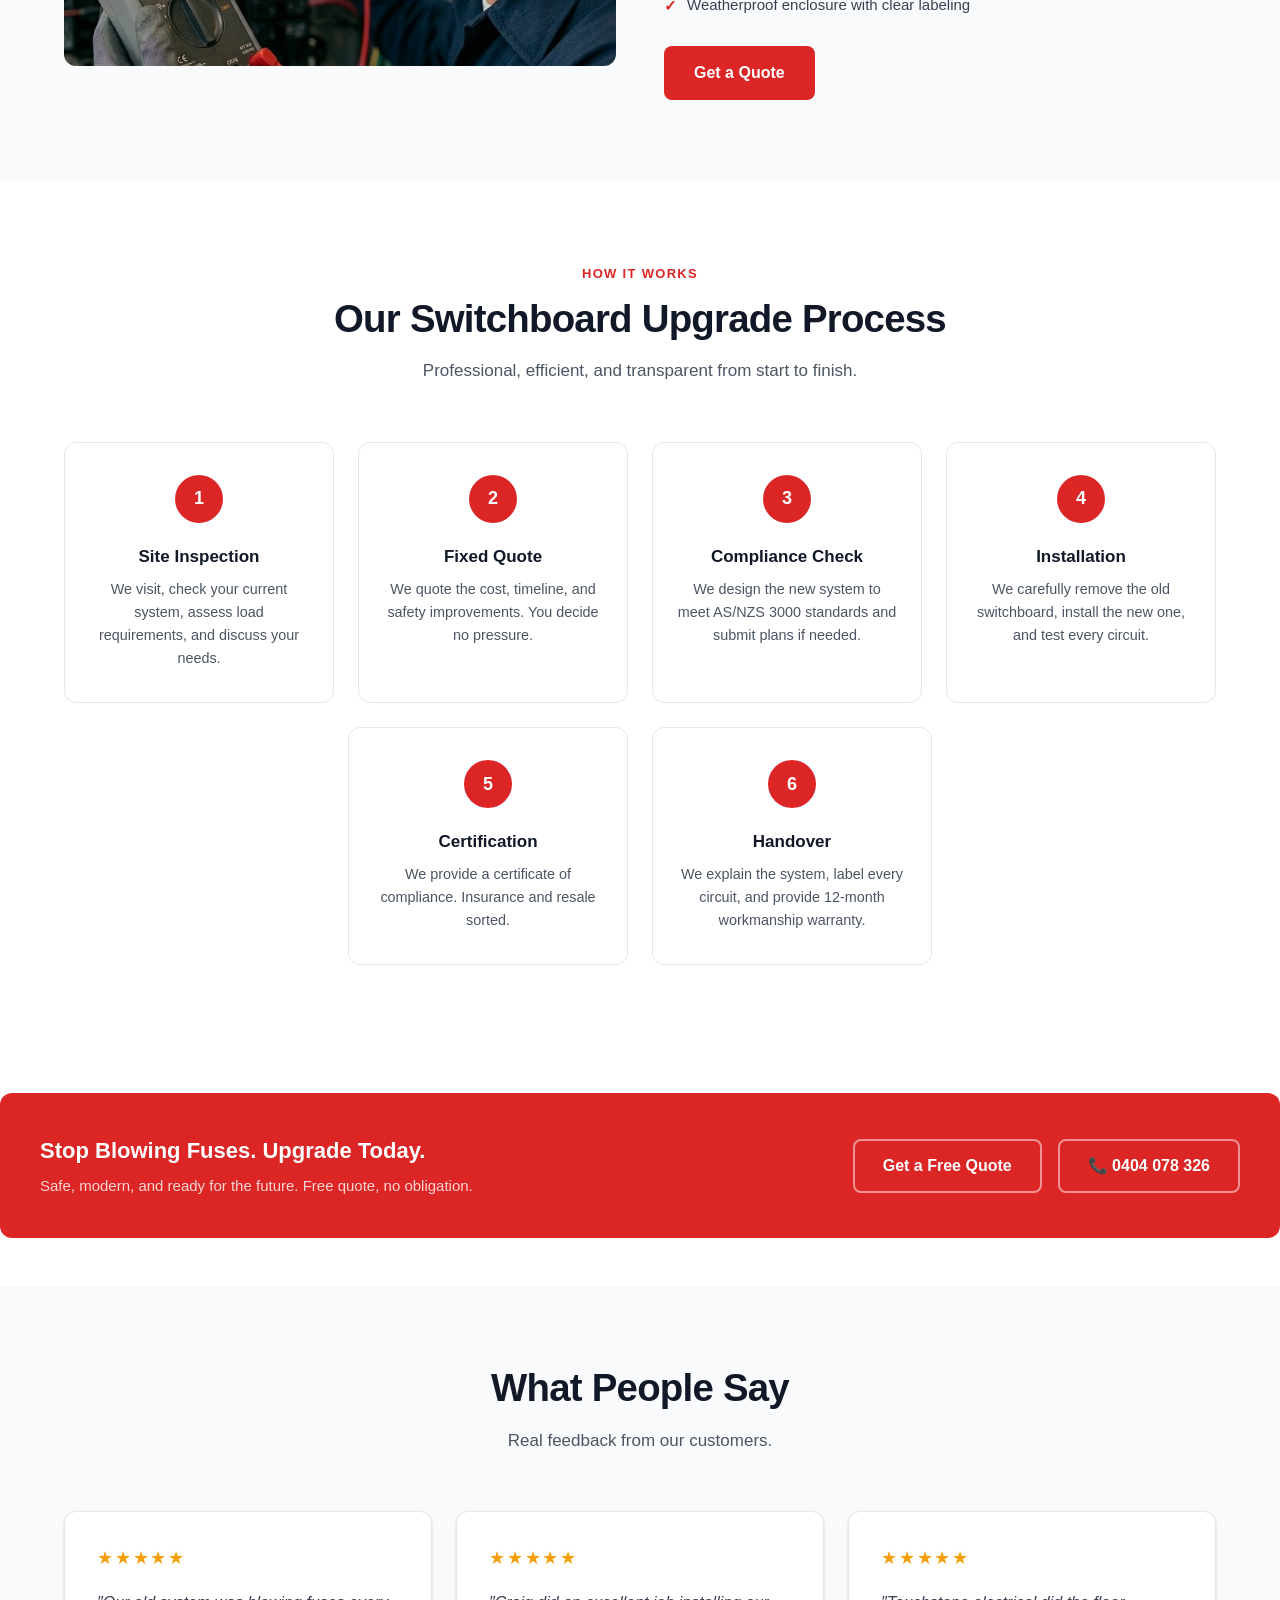
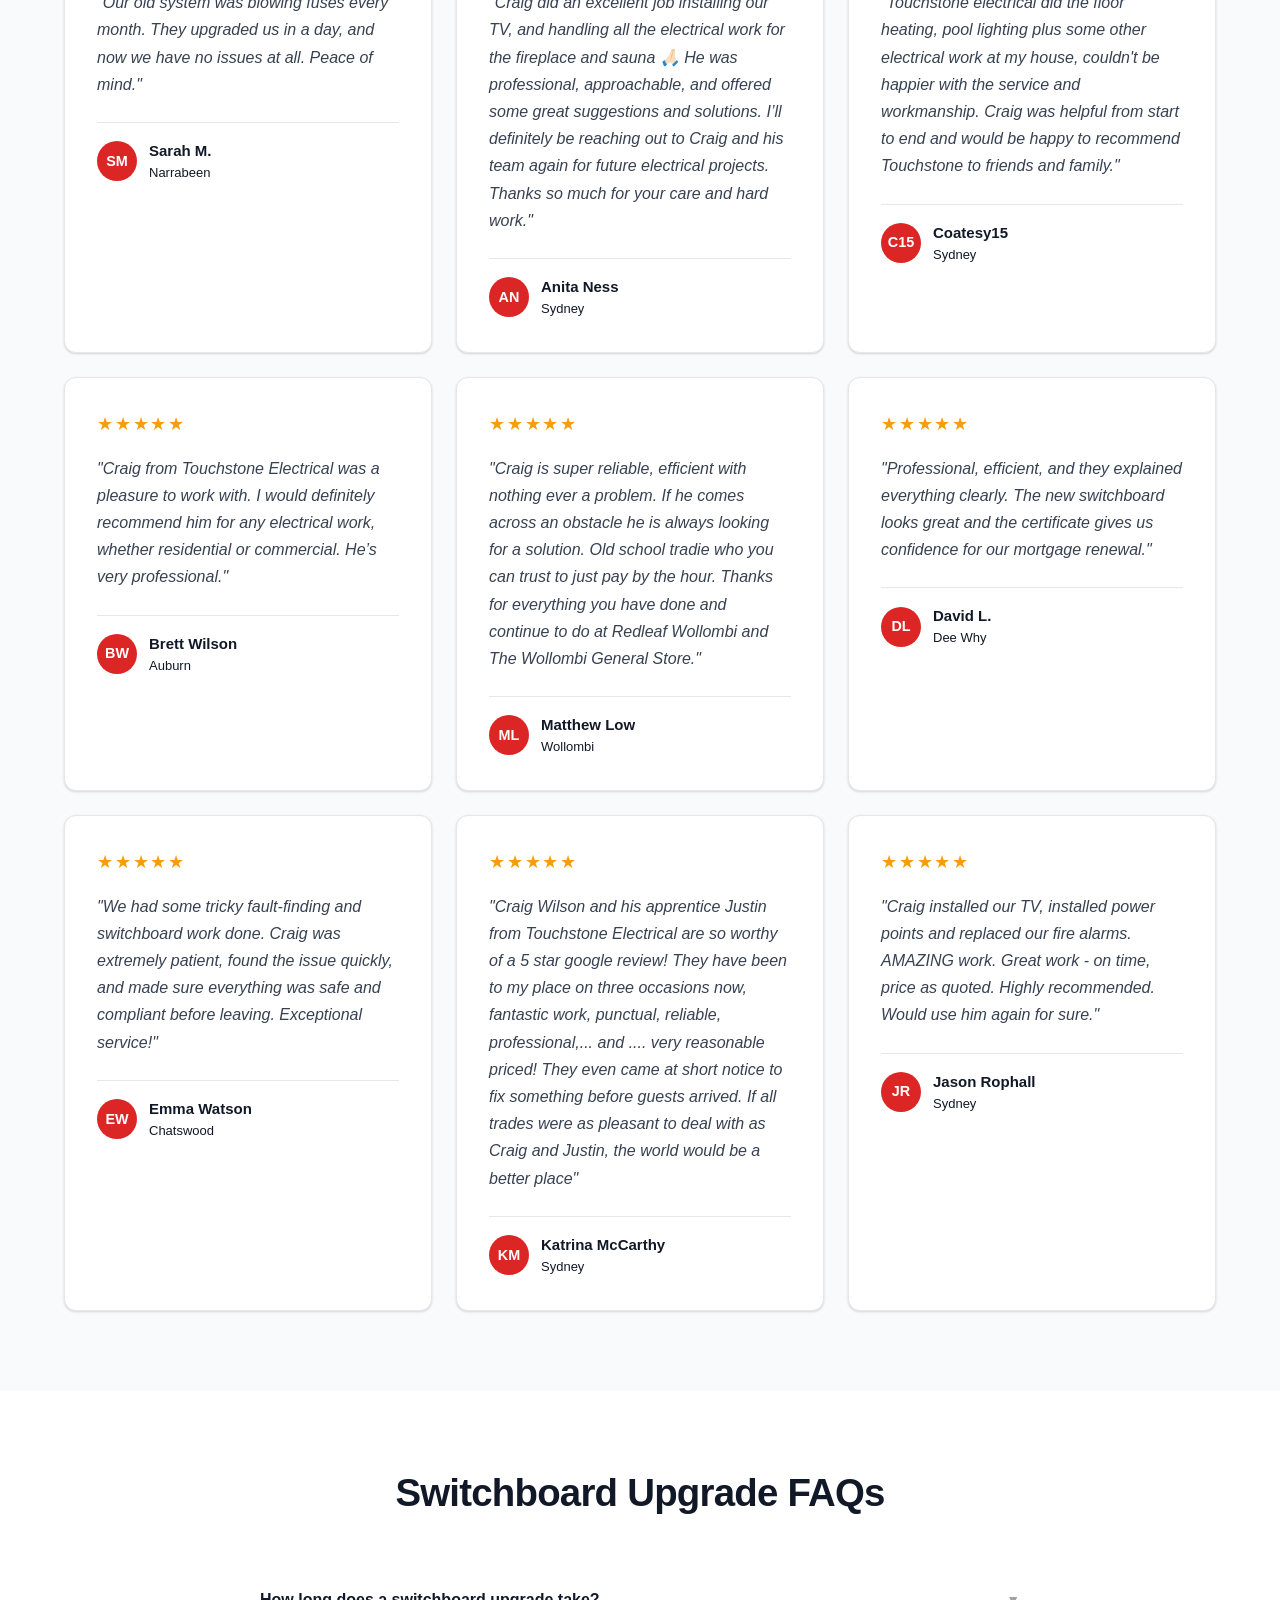
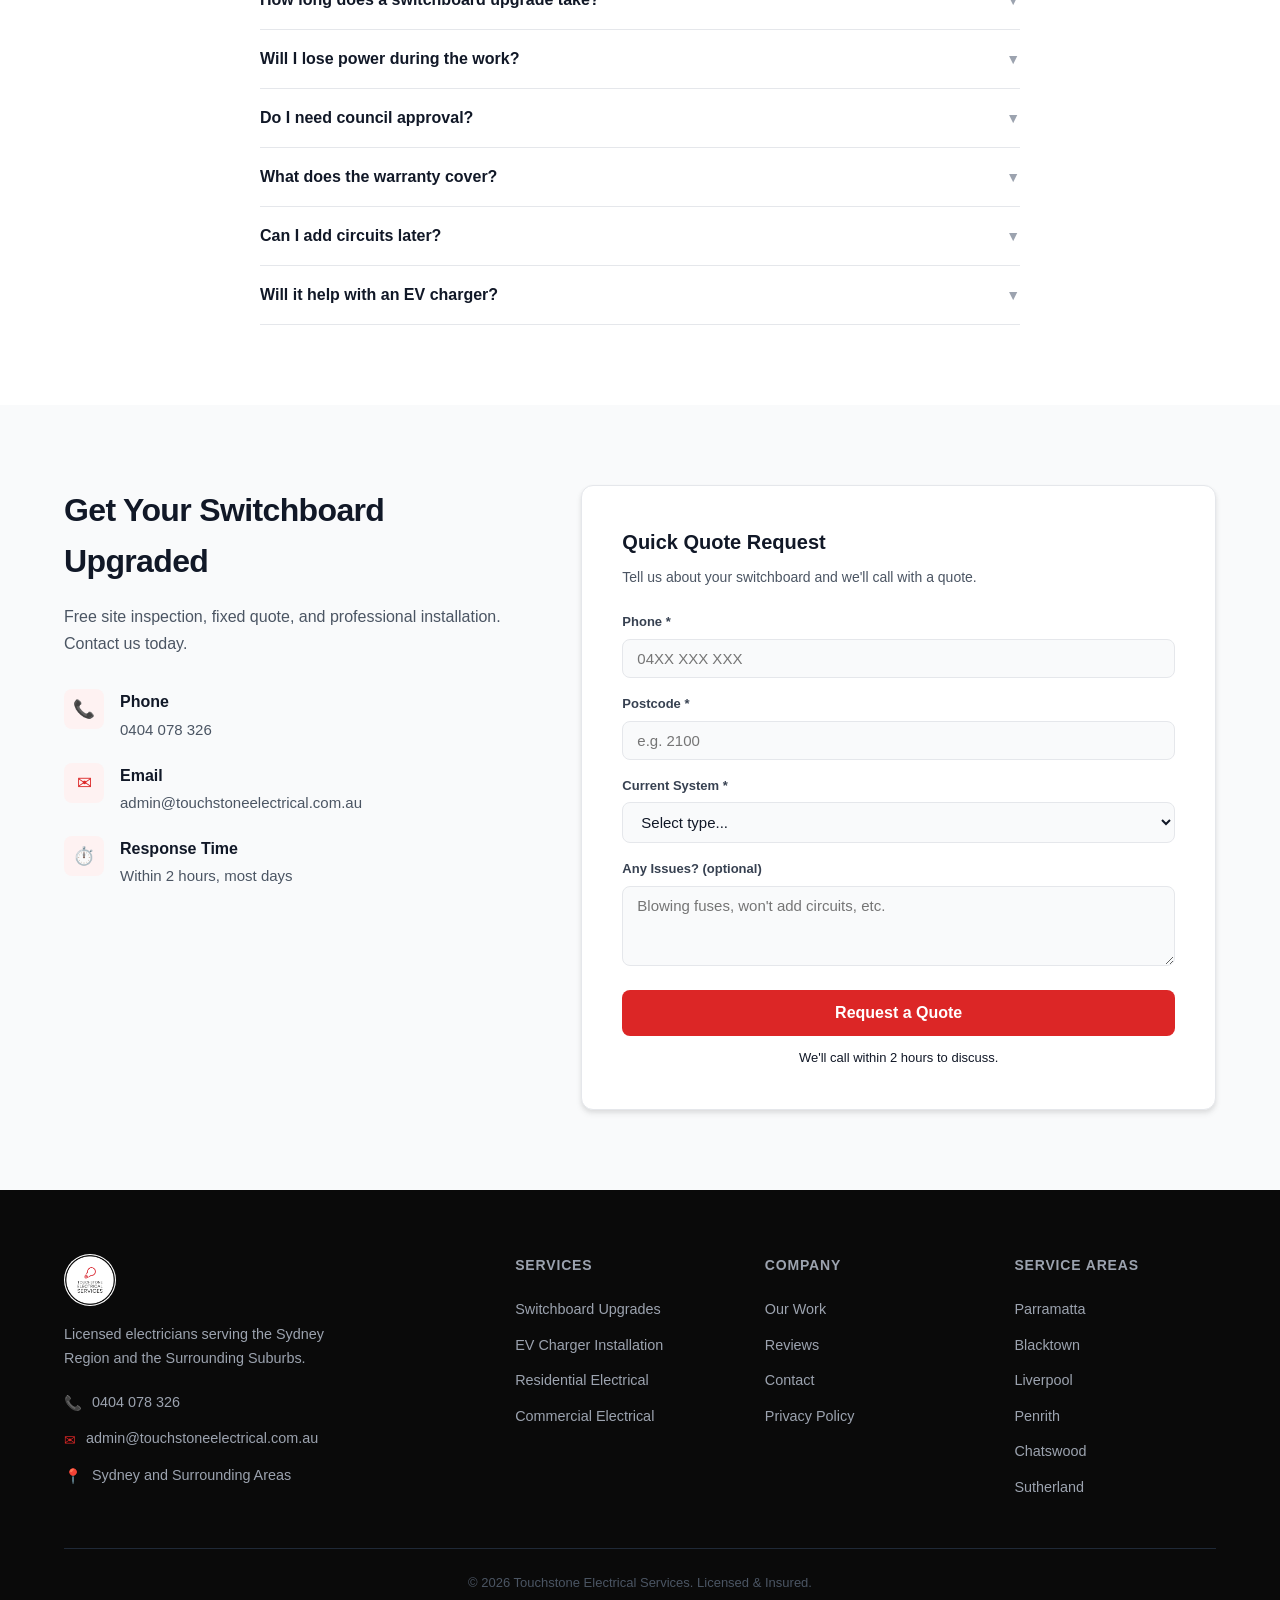
<file: services/switchboard.html>
<!DOCTYPE html>
<html lang="en">

<head>
  <meta charset="UTF-8">
  <meta name="viewport" content="width=device-width, initial-scale=1.0">
  <meta http-equiv="Content-Security-Policy"
    content="default-src 'self'; script-src 'self' 'unsafe-inline'; style-src 'self' 'unsafe-inline'; connect-src 'self' https://api.web3forms.com https://formspree.io; img-src 'self' data:; child-src 'none';">
  <title>Switchboard Upgrades — Touchstone Electrical Services</title>
  <meta name="description"
    content="Professional switchboard upgrades from old fuse boxes to modern, compliant systems with RCD safety protection.">
  <link rel="stylesheet" href="../style.css">
  <script src="../shared.js"></script>
</head>

<body>
  <div id="nav-root"></div>

  <!-- SERVICE HERO -->
  <section class="service-hero">
    <img src="../Images/switchboard-upgrade.jpeg" alt="Switchboard upgrade work" class="service-hero-bg">
    <div class="service-hero-overlay"></div>
    <div class="container">
      <div class="service-hero-content">
        <div class="breadcrumb">
          <a href="../home/">Home</a> <span>/</span>
          <a href="../home/#services">Services</a> <span>/</span>
          <span>Switchboard Upgrades</span>
        </div>
        <h1>Switchboard Upgrades</h1>
        <p>Modernise from an outdated fuse box to a safe, fully compliant switchboard with RCD protection. Protect your
          family and meet current electrical safety standards.</p>
        <div class="service-hero-buttons">
          <a href="#contact" class="btn btn-primary btn-lg">Get a Free Quote</a>
          <a href="tel:0404078326" class="btn btn-outline-white btn-lg">📞 Call Now</a>
        </div>
      </div>
    </div>
  </section>

  <!-- PROBLEMS / OUTCOMES -->
  <section class="section">
    <div class="container">
      <div class="section-header">
        <span class="section-eyebrow">Common Issues</span>
        <h2>Why Upgrade Your Switchboard?</h2>
        <p>Old fuse boxes pose safety risks. Here's what we solve.</p>
      </div>

      <div class="problems-grid">
        <div class="problem-card">
          <h3>Frequent Tripping</h3>
          <p>Old fuses blow constantly as homes draw more power than 1970s systems allow.</p>
        </div>
        <div class="problem-card">
          <h3>Fire Risk</h3>
          <p>Fuse boxes lack modern safety devices. RCDs prevent electrocution and electrical fires.</p>
        </div>
        <div class="problem-card">
          <h3>No RCD Protection</h3>
          <p>Modern homes need RCD switches on power circuits. Fuse boxes don't have them.</p>
        </div>
        <div class="problem-card">
          <h3>Can't Add Circuits</h3>
          <p>No room to add new circuits for renovations, EV chargers, or air conditioning.</p>
        </div>
        <div class="problem-card">
          <h3>Insurance & Resale</h3>
          <p>Old systems complicate home sales, mortgages, and insurance claims.</p>
        </div>
        <div class="problem-card">
          <h3>Won't Support EVs</h3>
          <p>EV chargers need modern electrical infrastructure. Fuse boxes can't handle it.</p>
        </div>
      </div>
    </div>
  </section>

  <!-- WHAT WE DO -->
  <section class="section section-bg-gray">
    <div class="container">
      <div class="two-col">
        <img src="../Images/detail-switchboard-modern.jpeg" alt="Modern switchboard installation">
        <div class="two-col-text">
          <h2>What We Install</h2>
          <p>A modern switchboard is compact, safe, and future-proof. Here's what you get.</p>

          <ul class="feature-list">
            <li>Main switch for emergency power-off</li>
            <li>RCD (Residual Current Device) protection on power circuits</li>
            <li>Overload protection on every circuit</li>
            <li>Space for new circuits (lighting, power, appliances)</li>
            <li>Dedicated circuits for high-draw devices</li>
            <li>Earthing system compliant with AS/NZS 3000</li>
            <li>Ready for future EV charger installation</li>
            <li>Weatherproof enclosure with clear labeling</li>
          </ul>

          <a href="#contact" class="btn btn-primary">Get a Quote</a>
        </div>
      </div>
    </div>
  </section>

  <!-- PROCESS -->
  <section class="section">
    <div class="container">
      <div class="section-header">
        <span class="section-eyebrow">How It Works</span>
        <h2>Our Switchboard Upgrade Process</h2>
        <p>Professional, efficient, and transparent from start to finish.</p>
      </div>

      <div class="process-steps">
        <div class="step-card">
          <div class="step-number">1</div>
          <h3>Site Inspection</h3>
          <p>We visit, check your current system, assess load requirements, and discuss your needs.</p>
        </div>
        <div class="step-card">
          <div class="step-number">2</div>
          <h3>Fixed Quote</h3>
          <p>We quote the cost, timeline, and safety improvements. You decide no pressure.</p>
        </div>
        <div class="step-card">
          <div class="step-number">3</div>
          <h3>Compliance Check</h3>
          <p>We design the new system to meet AS/NZS 3000 standards and submit plans if needed.</p>
        </div>
        <div class="step-card">
          <div class="step-number">4</div>
          <h3>Installation</h3>
          <p>We carefully remove the old switchboard, install the new one, and test every circuit.</p>
        </div>
        <div class="step-card">
          <div class="step-number">5</div>
          <h3>Certification</h3>
          <p>We provide a certificate of compliance. Insurance and resale sorted.</p>
        </div>
        <div class="step-card">
          <div class="step-number">6</div>
          <h3>Handover</h3>
          <p>We explain the system, label every circuit, and provide 12-month workmanship warranty.</p>
        </div>
      </div>
    </div>
  </section>

  <!-- INLINE CTA -->
  <div class="inline-cta">
    <div>
      <h3>Stop Blowing Fuses. Upgrade Today.</h3>
      <p>Safe, modern, and ready for the future. Free quote, no obligation.</p>
    </div>
    <div class="inline-cta-buttons">
      <a href="#contact" class="btn btn-outline-white">Get a Free Quote</a>
      <a href="tel:0404078326" class="btn btn-outline-white">📞 0404 078 326</a>
    </div>
  </div>

  <!-- TESTIMONIALS -->
  <section class="section section-bg-gray">
    <div class="container">
      <div class="section-header">
        <h2>What People Say</h2>
        <p>Real feedback from our customers.</p>
      </div>

      <div class="testimonials-grid">
        <div class="testimonial-card">
          <div class="stars">★★★★★</div>
          <p class="testimonial-text">"Our old system was blowing fuses every month. They upgraded us in a day, and now
            we have no issues at all. Peace of mind."</p>
          <div class="testimonial-author">
            <div class="author-avatar">SM</div>
            <div>
              <div class="author-name">Sarah M.</div>
              <div class="author-loc">Narrabeen</div>
            </div>
          </div>
        </div>

        <div class="testimonial-card">
          <div class="stars">★★★★★</div>
          <p class="testimonial-text">"Craig did an excellent job installing our TV, and handling all the electrical
            work for the fireplace and sauna 🙏🏻 He was professional, approachable, and offered some great suggestions
            and solutions. I’ll definitely be reaching out to Craig and his team again for future electrical projects.
            Thanks so much for your care and hard work."</p>
          <div class="testimonial-author">
            <div class="author-avatar">AN</div>
            <div>
              <div class="author-name">Anita Ness</div>
              <div class="author-loc">Sydney</div>
            </div>
          </div>
        </div>

        <div class="testimonial-card">
          <div class="stars">★★★★★</div>
          <p class="testimonial-text">"Touchstone electrical did the floor heating, pool lighting plus some other
            electrical work at my house, couldn't be happier with the service and workmanship. Craig was helpful from
            start to end and would be happy to recommend Touchstone to friends and family."</p>
          <div class="testimonial-author">
            <div class="author-avatar">C15</div>
            <div>
              <div class="author-name">Coatesy15</div>
              <div class="author-loc">Sydney</div>
            </div>
          </div>
        </div>

        <div class="testimonial-card">
          <div class="stars">★★★★★</div>
          <p class="testimonial-text">"Craig from Touchstone Electrical was a pleasure to work with. I would definitely
            recommend him for any electrical work, whether residential or commercial. He’s very professional."</p>
          <div class="testimonial-author">
            <div class="author-avatar">BW</div>
            <div>
              <div class="author-name">Brett Wilson</div>
              <div class="author-loc">Auburn</div>
            </div>
          </div>
        </div>

        <div class="testimonial-card">
          <div class="stars">★★★★★</div>
          <p class="testimonial-text">"Craig is super reliable, efficient with nothing ever a problem. If he comes
            across an obstacle he is always looking for a solution. Old school tradie who you can trust to just pay by
            the hour. Thanks for everything you have done and continue to do at Redleaf Wollombi and The Wollombi
            General Store."</p>
          <div class="testimonial-author">
            <div class="author-avatar">ML</div>
            <div>
              <div class="author-name">Matthew Low</div>
              <div class="author-loc">Wollombi</div>
            </div>
          </div>
        </div>

        <div class="testimonial-card">
          <div class="stars">★★★★★</div>
          <p class="testimonial-text">"Professional, efficient, and they explained everything clearly. The new
            switchboard looks great and the certificate gives us confidence for our mortgage renewal."</p>
          <div class="testimonial-author">
            <div class="author-avatar">DL</div>
            <div>
              <div class="author-name">David L.</div>
              <div class="author-loc">Dee Why</div>
            </div>
          </div>
        </div>

        <div class="testimonial-card">
          <div class="stars">★★★★★</div>
          <p class="testimonial-text">"We had some tricky fault-finding and switchboard work done. Craig was extremely
            patient, found the issue quickly, and made sure everything was safe and compliant before leaving.
            Exceptional service!"</p>
          <div class="testimonial-author">
            <div class="author-avatar">EW</div>
            <div>
              <div class="author-name">Emma Watson</div>
              <div class="author-loc">Chatswood</div>
            </div>
          </div>
        </div>

        <div class="testimonial-card">
          <div class="stars">★★★★★</div>
          <p class="testimonial-text">"Craig Wilson and his apprentice Justin from Touchstone Electrical are so worthy
            of a 5 star google review! They have been to my place on three occasions now, fantastic work, punctual,
            reliable, professional,... and .... very reasonable priced! They even came at short notice to fix something
            before guests arrived. If all trades were as pleasant to deal with as Craig and Justin, the world would be a
            better place"</p>
          <div class="testimonial-author">
            <div class="author-avatar">KM</div>
            <div>
              <div class="author-name">Katrina McCarthy</div>
              <div class="author-loc">Sydney</div>
            </div>
          </div>
        </div>

        <div class="testimonial-card">
          <div class="stars">★★★★★</div>
          <p class="testimonial-text">"Craig installed our TV, installed power points and replaced our fire alarms.
            AMAZING work. Great work - on time, price as quoted. Highly recommended. Would use him again for sure."</p>
          <div class="testimonial-author">
            <div class="author-avatar">JR</div>
            <div>
              <div class="author-name">Jason Rophall</div>
              <div class="author-loc">Sydney</div>
            </div>
          </div>
        </div>
      </div>
    </div>
  </section>

  <!-- FAQ -->
  <section class="section">
    <div class="container">
      <div class="section-header">
        <h2>Switchboard Upgrade FAQs</h2>
      </div>

      <div class="faq-list">
        <div class="faq-item">
          <button class="faq-question">
            <span>How long does a switchboard upgrade take?</span>
            <span class="faq-chevron">▼</span>
          </button>
          <div class="faq-answer">Most upgrades are completed in a single day. Complex installations or compliance
            submissions may take longer, but we'll discuss this upfront in your quote.</div>
        </div>

        <div class="faq-item">
          <button class="faq-question">
            <span>Will I lose power during the work?</span>
            <span class="faq-chevron">▼</span>
          </button>
          <div class="faq-answer">Yes, briefly. We minimise downtime by working efficiently. We plan the work around
            your schedule when possible.</div>
        </div>

        <div class="faq-item">
          <button class="faq-question">
            <span>Do I need council approval?</span>
            <span class="faq-chevron">▼</span>
          </button>
          <div class="faq-answer">In most NSW cases, no. Switchboard upgrades fall under electrical work certification.
            We handle all paperwork and certification, you don't need to contact council.</div>
        </div>

        <div class="faq-item">
          <button class="faq-question">
            <span>What does the warranty cover?</span>
            <span class="faq-chevron">▼</span>
          </button>
          <div class="faq-answer">We warranty our workmanship for 12 months. Switchboard components carry manufacturer
            warranties, typically 2–5 years.</div>
        </div>

        <div class="faq-item">
          <button class="faq-question">
            <span>Can I add circuits later?</span>
            <span class="faq-chevron">▼</span>
          </button>
          <div class="faq-answer">Yes. Modern switchboards have spare capacity for future circuits. We design them with
            growth in mind.</div>
        </div>

        <div class="faq-item">
          <button class="faq-question">
            <span>Will it help with an EV charger?</span>
            <span class="faq-chevron">▼</span>
          </button>
          <div class="faq-answer">Absolutely. We design switchboards to support EV charger installation. Most homes will
            need a dedicated circuit the new switchboard provides that capacity.</div>
        </div>
      </div>
    </div>
  </section>

  <!-- CONTACT -->
  <section id="contact" class="section section-bg-gray">
    <div class="container">
      <div class="contact-grid">
        <div class="contact-info">
          <h2>Get Your Switchboard Upgraded</h2>
          <p>Free site inspection, fixed quote, and professional installation. Contact us today.</p>

          <ul class="contact-detail-list">
            <li class="contact-detail">
              <div class="contact-detail-icon">📞</div>
              <div>
                <strong>Phone</strong>
                <a href="tel:0404078326"><span>0404 078 326</span></a>
              </div>
            </li>
            <li class="contact-detail">
              <div class="contact-detail-icon">✉</div>
              <div>
                <strong>Email</strong>
                <a href="mailto:admin@touchstoneelectrical.com.au"><span>admin@touchstoneelectrical.com.au</span></a>
              </div>
            </li>
            <li class="contact-detail">
              <div class="contact-detail-icon">⏱️</div>
              <div>
                <strong>Response Time</strong>
                <span>Within 2 hours, most days</span>
              </div>
            </li>
          </ul>
        </div>

        <div class="contact-form-card">
          <h3 style="font-size:1.25rem;font-weight:700;margin-bottom:0.5rem;">Quick Quote Request</h3>
          <p style="font-size:0.875rem;color:var(--gray-600);margin-bottom:1.5rem;">Tell us about your switchboard and
            we'll call with a quote.</p>

          <form action="https://formspree.io/f/mdarbkqv" method="POST">
            <div class="form-group">
              <label>Phone *</label>
              <input type="tel" name="phone" required placeholder="04XX XXX XXX">
            </div>
            <div class="form-group">
              <label>Postcode *</label>
              <input type="text" name="postcode" required placeholder="e.g. 2100">
            </div>
            <div class="form-group">
              <label>Current System *</label>
              <select name="current_system" required>
                <option value="">Select type...</option>
                <option>Old fuse box (pre-1980s)</option>
                <option>Fuse box (1980s–2000s)</option>
                <option>Old switchboard (no RCD)</option>
                <option>Modern switchboard (upgrade/repair)</option>
              </select>
            </div>
            <div class="form-group">
              <label>Any Issues? (optional)</label>
              <textarea name="message" placeholder="Blowing fuses, won't add circuits, etc."></textarea>
            </div>
            <button type="submit" class="form-submit">Request a Quote</button>
            <p class="form-note">We'll call within 2 hours to discuss.</p>
          </form>
        </div>
      </div>
    </div>
  </section>

  <div id="footer-root"></div>

  <script>
    document.getElementById('nav-root').innerHTML = renderNav('services');
    document.getElementById('footer-root').innerHTML = renderFooter('../');
  </script>
</body>

</html>
</file>
<file: style.css>
/* ============================================================
   TOUCHSTONE ELECTRICAL SERVICES — SHARED STYLESHEET
   ============================================================ */

/* --- Reset & Base --- */
*, *::before, *::after { box-sizing: border-box; margin: 0; padding: 0; }

:root {
  --red:        #dc2626;
  --red-dark:   #b91c1c;
  --red-light:  #fef2f2;
  --black:      #0a0a0a;
  --gray-900:   #111827;
  --gray-800:   #1f2937;
  --gray-700:   #374151;
  --gray-600:   #4b5563;
  --gray-400:   #9ca3af;
  --gray-200:   #e5e7eb;
  --gray-100:   #f3f4f6;
  --gray-50:    #f9fafb;
  --white:      #ffffff;
  --font-head:  'Inter', -apple-system, BlinkMacSystemFont, sans-serif;
  --font-body:  'Inter', -apple-system, BlinkMacSystemFont, sans-serif;
  --max-w:      1200px;
  --radius:     0.5rem;
  --radius-lg:  0.75rem;
  --shadow:     0 1px 3px rgba(0,0,0,0.1), 0 1px 2px rgba(0,0,0,0.06);
  --shadow-md:  0 4px 6px rgba(0,0,0,0.07), 0 2px 4px rgba(0,0,0,0.06);
  --shadow-lg:  0 10px 15px rgba(0,0,0,0.1), 0 4px 6px rgba(0,0,0,0.05);
}

html { scroll-behavior: smooth; }

body {
  font-family: var(--font-body);
  color: var(--gray-900);
  background: var(--white);
  line-height: 1.6;
  font-size: 1rem;
}

img { max-width: 100%; height: auto; display: block; }
a { color: inherit; text-decoration: none; }
button { cursor: pointer; font-family: inherit; border: none; }

.container {
  max-width: var(--max-w);
  margin: 0 auto;
  padding: 0 1.5rem;
}

/* ============================================================
   UTILITY BAR
   ============================================================ */
.utility-bar {
  background: var(--gray-900);
  color: var(--gray-400);
  font-size: 0.8125rem;
  padding: 0.5rem 0;
  border-bottom: 1px solid var(--gray-800);
}

.utility-bar .container {
  display: flex;
  justify-content: space-between;
  align-items: center;
  gap: 1rem;
  flex-wrap: wrap;
}

.utility-left {
  display: flex;
  align-items: center;
  gap: 1.5rem;
}

.utility-left a, .utility-right a {
  color: var(--gray-400);
  transition: color 0.2s;
  display: flex;
  align-items: center;
  gap: 0.375rem;
}

.utility-left a:hover, .utility-right a:hover {
  color: var(--white);
}

.utility-right {
  display: flex;
  align-items: center;
  gap: 1rem;
}

.utility-phone {
  color: var(--red) !important;
  font-weight: 600;
}

.utility-phone:hover {
  color: #ef4444 !important;
}

/* ============================================================
   NAVIGATION
   ============================================================ */
.main-nav {
  background: var(--white);
  border-bottom: 1px solid var(--gray-200);
  position: sticky;
  top: 0;
  z-index: 100;
  box-shadow: var(--shadow);
}

.nav-inner {
  display: flex;
  align-items: center;
  justify-content: space-between;
  height: 4.5rem;
  gap: 2rem;
}

.nav-logo {
  display: flex;
  align-items: center;
  gap: 0.75rem;
  flex-shrink: 0;
}

.nav-logo img {
  height: 48px;
  width: 48px;
  object-fit: contain;
}

.nav-logo span {
  font-size: 1rem;
  font-weight: 700;
  color: var(--gray-900);
  letter-spacing: -0.01em;
  line-height: 1.2;
}

.nav-links {
  display: flex;
  align-items: center;
  gap: 0.25rem;
  list-style: none;
}

.nav-links > li {
  position: relative;
}

.nav-links > li > a,
.nav-links > li > button {
  color: var(--gray-700);
  font-weight: 500;
  font-size: 0.9375rem;
  padding: 0.5rem 0.875rem;
  border-radius: var(--radius);
  transition: color 0.2s, background 0.2s;
  background: none;
  display: flex;
  align-items: center;
  gap: 0.25rem;
  white-space: nowrap;
}

.nav-links > li > a:hover,
.nav-links > li > button:hover {
  color: var(--red);
  background: var(--red-light);
}

.nav-links > li > a.active {
  color: var(--red);
}

/* Dropdown */
.dropdown { position: relative; }

.dropdown-menu {
  position: absolute;
  top: calc(100% + 0.5rem);
  left: 0;
  background: var(--white);
  border: 1px solid var(--gray-200);
  border-radius: var(--radius-lg);
  box-shadow: var(--shadow-lg);
  min-width: 240px;
  padding: 0.5rem;
  z-index: 200;
  opacity: 0;
  visibility: hidden;
  pointer-events: none;
  transform: translateY(-8px);
  transition: opacity 0.15s ease, transform 0.15s ease, visibility 0.15s;
}

.dropdown-menu::before {
  content: "";
  position: absolute;
  top: -0.6rem; /* slightly larger to guarantee overlap */
  left: 0;
  right: 0;
  height: 0.6rem;
  pointer-events: auto;
}

.dropdown:hover .dropdown-menu,
.dropdown:focus-within .dropdown-menu {
  opacity: 1;
  visibility: visible;
  pointer-events: auto;
  transform: translateY(0);
}

.dropdown-menu a {
  display: block;
  padding: 0.625rem 1rem;
  border-radius: var(--radius);
  font-size: 0.9rem;
  color: var(--gray-700);
  transition: background 0.15s, color 0.15s;
}

.dropdown-menu a:hover {
  background: var(--red-light);
  color: var(--red);
}

.dropdown-menu .dropdown-label {
  font-size: 0.75rem;
  font-weight: 700;
  text-transform: uppercase;
  letter-spacing: 0.07em;
  color: var(--gray-400);
  padding: 0.5rem 1rem 0.25rem;
  margin-top: 0.25rem;
}

.dropdown-menu hr {
  border: none;
  border-top: 1px solid var(--gray-200);
  margin: 0.375rem 0;
}

.chevron { font-size: 0.75rem; transition: transform 0.2s; }
.dropdown:hover .chevron { transform: rotate(180deg); }

.nav-cta-group {
  display: flex;
  align-items: center;
  gap: 0.75rem;
  flex-shrink: 0;
}

.btn-call {
  display: flex;
  align-items: center;
  gap: 0.375rem;
  color: var(--gray-700);
  font-weight: 600;
  font-size: 0.9375rem;
  padding: 0.5rem 0.875rem;
  border-radius: var(--radius);
  transition: color 0.2s;
  background: none;
}

.btn-call:hover { color: var(--red); }

.btn-quote {
  background: var(--red);
  color: var(--white);
  font-weight: 600;
  font-size: 0.9375rem;
  padding: 0.625rem 1.25rem;
  border-radius: var(--radius);
  transition: background 0.2s, transform 0.1s;
  white-space: nowrap;
}

.btn-quote:hover {
  background: var(--red-dark);
  transform: translateY(-1px);
}

/* Mobile menu */
.hamburger {
  display: none;
  flex-direction: column;
  gap: 5px;
  padding: 0.5rem;
  background: none;
  border: none;
  cursor: pointer;
}

.hamburger span {
  display: block;
  width: 22px;
  height: 2px;
  background: var(--gray-700);
  border-radius: 2px;
  transition: all 0.3s;
}

.mobile-menu {
  display: none;
  background: var(--white);
  border-top: 1px solid var(--gray-200);
  padding: 1rem 0;
}

.mobile-menu.open { display: block; }

.mobile-menu a {
  display: block;
  padding: 0.75rem 1.5rem;
  color: var(--gray-700);
  font-weight: 500;
  border-bottom: 1px solid var(--gray-100);
}

.mobile-menu a:hover { color: var(--red); background: var(--red-light); }

.mobile-menu .mobile-sub {
  padding-left: 2.5rem;
  font-size: 0.9rem;
  color: var(--gray-600);
}

.mobile-menu .mobile-cta {
  margin: 1rem 1.5rem 0;
  display: block;
  text-align: center;
  background: var(--red);
  color: var(--white);
  padding: 0.75rem;
  border-radius: var(--radius);
  font-weight: 600;
}

/* ============================================================
   BUTTONS
   ============================================================ */
.btn {
  display: inline-flex;
  align-items: center;
  gap: 0.5rem;
  font-weight: 600;
  font-size: 1rem;
  padding: 0.75rem 1.75rem;
  border-radius: var(--radius);
  transition: all 0.2s;
  border: 2px solid transparent;
  white-space: nowrap;
}

.btn-primary {
  background: var(--red);
  color: var(--white);
}

.btn-primary:hover {
  background: var(--red-dark);
  transform: translateY(-1px);
  box-shadow: 0 4px 12px rgba(220,38,38,0.3);
}

.btn-secondary {
  background: var(--white);
  color: var(--gray-900);
  border-color: var(--gray-200);
}

.btn-secondary:hover {
  border-color: var(--gray-400);
  transform: translateY(-1px);
}

.btn-outline-white {
  background: transparent;
  color: var(--white);
  border-color: rgba(255,255,255,0.5);
}

.btn-outline-white:hover {
  background: rgba(255,255,255,0.1);
  border-color: var(--white);
}

.btn-lg {
  font-size: 1.0625rem;
  padding: 0.875rem 2rem;
}

/* ============================================================
   HERO — HOMEPAGE
   ============================================================ */
.hero {
  position: relative;
  background: var(--gray-900);
  overflow: hidden;
  min-height: 620px;
  display: flex;
  align-items: center;
}

.hero-bg {
  position: absolute;
  inset: 0;
  object-fit: cover;
  width: 100%;
  height: 100%;
  opacity: 0.55;
}

.hero-overlay {
  position: absolute;
  inset: 0;
  background: linear-gradient(105deg, rgba(10, 10, 10, 0.75) 45%, rgba(10, 10, 10, 0.2) 100%);
}

.hero-content {
  position: relative;
  z-index: 2;
  padding: 5rem 0;
}

.hero-grid {
  display: grid;
  grid-template-columns: 1fr 420px;
  gap: 3rem;
  align-items: start;
}

.hero-eyebrow {
  display: inline-flex;
  align-items: center;
  gap: 0.5rem;
  background: rgba(220,38,38,0.15);
  border: 1px solid rgba(220,38,38,0.3);
  color: #f87171;
  font-size: 0.8125rem;
  font-weight: 600;
  letter-spacing: 0.06em;
  text-transform: uppercase;
  padding: 0.375rem 0.875rem;
  border-radius: 2rem;
  margin-bottom: 1.25rem;
}

.hero h1 {
  font-size: clamp(2rem, 4vw, 3.25rem);
  font-weight: 800;
  color: var(--white);
  line-height: 1.1;
  letter-spacing: -0.02em;
  margin-bottom: 1.25rem;
}

.hero h1 span { color: var(--red); }

.hero-desc {
  color: #d1d5db;
  font-size: 1.0625rem;
  line-height: 1.75;
  margin-bottom: 2rem;
  max-width: 520px;
}

.hero-badges {
  display: flex;
  flex-wrap: wrap;
  gap: 0.875rem;
  margin-bottom: 2rem;
}

.badge {
  display: flex;
  align-items: center;
  gap: 0.375rem;
  background: rgba(255,255,255,0.08);
  border: 1px solid rgba(255,255,255,0.12);
  color: var(--gray-200);
  font-size: 0.875rem;
  font-weight: 500;
  padding: 0.375rem 0.875rem;
  border-radius: 2rem;
}

.badge-icon { color: #4ade80; font-size: 0.75rem; }

.hero-buttons {
  display: flex;
  flex-wrap: wrap;
  gap: 1rem;
}

/* Hero Form Card */
.hero-form-card {
  background: rgba(255, 255, 255, 0.9);
  backdrop-filter: blur(8px);
  -webkit-backdrop-filter: blur(8px);
  border: 1px solid rgba(255, 255, 255, 0.25);
  border-radius: var(--radius-lg);
  padding: 2rem;
  box-shadow: var(--shadow-lg);
}

.hero-form-card h3 {
  font-size: 1.25rem;
  font-weight: 700;
  color: var(--gray-900);
  margin-bottom: 0.375rem;
}

.hero-form-card p {
  font-size: 0.875rem;
  color: var(--gray-600);
  margin-bottom: 1.25rem;
}

.form-group { margin-bottom: 1rem; }

.form-group label {
  display: block;
  font-size: 0.8125rem;
  font-weight: 600;
  color: var(--gray-700);
  margin-bottom: 0.375rem;
}

.form-group input,
.form-group select,
.form-group textarea {
  width: 100%;
  padding: 0.625rem 0.875rem;
  border: 1px solid var(--gray-200);
  border-radius: var(--radius);
  font-size: 0.9375rem;
  font-family: inherit;
  color: var(--gray-900);
  background: var(--gray-50);
  transition: border-color 0.2s, box-shadow 0.2s;
}

.form-group input:focus,
.form-group select:focus,
.form-group textarea:focus {
  outline: none;
  border-color: var(--red);
  box-shadow: 0 0 0 3px rgba(220,38,38,0.1);
  background: var(--white);
}

.form-group textarea { resize: vertical; min-height: 80px; }

.form-submit {
  width: 100%;
  background: var(--red);
  color: var(--white);
  font-weight: 700;
  font-size: 1rem;
  padding: 0.875rem;
  border-radius: var(--radius);
  transition: background 0.2s;
  border: none;
  cursor: pointer;
}

.form-submit:hover { background: var(--red-dark); }

.form-note {
  text-align: center;
  font-size: 0.8125rem;
  color: var(--gray-500);
  margin-top: 0.75rem;
}

/* ============================================================
   TRUST STRIP
   ============================================================ */
.trust-strip {
  background: var(--gray-900);
  padding: 1.25rem 0;
  border-bottom: 1px solid var(--gray-800);
}

.trust-strip .container {
  display: flex;
  justify-content: center;
  align-items: center;
  gap: 2.5rem;
  flex-wrap: wrap;
}

.trust-item {
  display: flex;
  align-items: center;
  gap: 0.625rem;
  color: var(--gray-300);
  font-size: 0.9rem;
  font-weight: 500;
}

.trust-icon {
  color: var(--red);
  font-size: 1.1rem;
}

/* ============================================================
   SECTION PATTERNS
   ============================================================ */
.section { padding: 5rem 0; }
.section-sm { padding: 3rem 0; }
.section-lg { padding: 7rem 0; }

.section-bg-gray { background: var(--gray-50); }
.section-bg-dark { background: var(--gray-900); }

.section-header {
  text-align: center;
  margin-bottom: 3.5rem;
}

.section-eyebrow {
  display: inline-block;
  font-size: 0.8125rem;
  font-weight: 700;
  letter-spacing: 0.1em;
  text-transform: uppercase;
  color: var(--red);
  margin-bottom: 0.75rem;
}

.section-header h2 {
  font-size: clamp(1.75rem, 3vw, 2.5rem);
  font-weight: 800;
  letter-spacing: -0.02em;
  color: var(--gray-900);
  line-height: 1.15;
  margin-bottom: 1rem;
}

.section-header.dark h2 { color: var(--white); }
.section-header.dark p { color: var(--gray-400); }

.section-header p {
  font-size: 1.0625rem;
  color: var(--gray-600);
  max-width: 580px;
  margin: 0 auto;
  line-height: 1.7;
}

/* ============================================================
   SERVICES GRID
   ============================================================ */
.services-grid {
  display: grid;
  grid-template-columns: repeat(auto-fit, minmax(260px, 1fr));
  gap: 1.5rem;
}

.service-card {
  background: var(--white);
  border: 1px solid var(--gray-200);
  border-radius: var(--radius-lg);
  overflow: hidden;
  transition: transform 0.2s, box-shadow 0.2s, border-color 0.2s;
  display: flex;
  flex-direction: column;
}

.service-card:hover {
  transform: translateY(-4px);
  box-shadow: var(--shadow-lg);
  border-color: var(--red);
}

.service-card-img {
  width: 100%;
  height: 200px;
  object-fit: cover;
}

.service-card-body {
  padding: 1.5rem;
  flex: 1;
  display: flex;
  flex-direction: column;
}

.service-card-icon {
  width: 2.75rem;
  height: 2.75rem;
  background: var(--red-light);
  border-radius: var(--radius);
  display: flex;
  align-items: center;
  justify-content: center;
  color: var(--red);
  font-size: 1.25rem;
  margin-bottom: 1rem;
}

.service-card-icon svg {
  width: 1.25rem;
  height: 1.25rem;
  stroke: currentColor;
}

.service-card h3 {
  font-size: 1.125rem;
  font-weight: 700;
  color: var(--gray-900);
  margin-bottom: 0.5rem;
}

.service-card p {
  font-size: 0.9375rem;
  color: var(--gray-600);
  line-height: 1.6;
  flex: 1;
  margin-bottom: 1.25rem;
}

.service-card-link {
  color: var(--red);
  font-weight: 600;
  font-size: 0.9rem;
  display: flex;
  align-items: center;
  gap: 0.375rem;
  transition: gap 0.2s;
}

.service-card:hover .service-card-link { gap: 0.625rem; }

/* ============================================================
   PORTFOLIO GALLERY
   ============================================================ */
.gallery-grid {
  display: grid;
  grid-template-columns: repeat(3, 1fr);
  gap: 1rem;
}

.gallery-item {
  position: relative;
  border-radius: var(--radius-lg);
  overflow: hidden;
  aspect-ratio: 4/3;
  cursor: pointer;
}

.gallery-item img {
  width: 100%;
  height: 100%;
  object-fit: cover;
  transition: transform 0.4s ease;
}

.gallery-item:hover img { transform: scale(1.06); }

.gallery-overlay {
  position: absolute;
  inset: 0;
  background: linear-gradient(to top, rgba(0,0,0,0.75) 0%, transparent 60%);
  opacity: 0;
  transition: opacity 0.3s;
  display: flex;
  align-items: flex-end;
  padding: 1.25rem;
}

.gallery-item:hover .gallery-overlay { opacity: 1; }

.gallery-label {
  color: var(--white);
}

.gallery-label span {
  display: block;
  font-size: 0.75rem;
  font-weight: 600;
  text-transform: uppercase;
  letter-spacing: 0.06em;
  color: #f87171;
  margin-bottom: 0.25rem;
}

.gallery-label strong {
  font-size: 1rem;
  font-weight: 700;
}

/* ============================================================
   WHY CHOOSE US
   ============================================================ */
.why-grid {
  display: grid;
  grid-template-columns: 1fr 1fr;
  gap: 2rem 4rem;
  align-items: start;
}

.why-image {
  border-radius: var(--radius-lg);
  overflow: hidden;
  position: relative;
}

.why-image img {
  width: 100%;
  height: 480px;
  object-fit: cover;
}

.why-content { padding: 1rem 0; }

.why-content h2 {
  font-size: clamp(1.75rem, 2.5vw, 2.25rem);
  font-weight: 800;
  letter-spacing: -0.02em;
  color: var(--gray-900);
  line-height: 1.15;
  margin-bottom: 1rem;
}

.why-content .lead {
  font-size: 1.0625rem;
  color: var(--gray-600);
  line-height: 1.7;
  margin-bottom: 2rem;
}

.why-list { list-style: none; display: flex; flex-direction: column; gap: 1.25rem; }

.why-item {
  display: flex;
  align-items: flex-start;
  gap: 1rem;
}

.why-icon {
  width: 2.5rem;
  height: 2.5rem;
  background: var(--red-light);
  border-radius: var(--radius);
  display: flex;
  align-items: center;
  justify-content: center;
  color: var(--red);
  font-size: 1.1rem;
  flex-shrink: 0;
  margin-top: 0.125rem;
}

.why-text strong {
  display: block;
  font-weight: 700;
  color: var(--gray-900);
  margin-bottom: 0.25rem;
}

.why-text p { font-size: 0.9375rem; color: var(--gray-600); line-height: 1.6; }

/* ============================================================
   REFERRAL / OFFER SECTION
   ============================================================ */
.offer-section {
  background: var(--red);
  padding: 4rem 0;
}

.offer-grid {
  display: grid;
  grid-template-columns: 1fr 1fr;
  gap: 2rem;
}

.offer-card {
  background: rgba(255,255,255,0.1);
  border: 1px solid rgba(255,255,255,0.2);
  border-radius: var(--radius-lg);
  padding: 2rem;
  text-align: center;
}

.offer-amount {
  font-size: 3.5rem;
  font-weight: 900;
  color: var(--white);
  line-height: 1;
  margin-bottom: 0.5rem;
}

.offer-label {
  font-size: 1.125rem;
  font-weight: 700;
  color: rgba(255,255,255,0.9);
  margin-bottom: 0.75rem;
}

.offer-desc {
  font-size: 0.9375rem;
  color: rgba(255,255,255,0.75);
  line-height: 1.6;
}

.offer-header {
  text-align: center;
  margin-bottom: 2.5rem;
}

.offer-header h2 {
  font-size: clamp(1.75rem, 3vw, 2.25rem);
  font-weight: 800;
  color: var(--white);
  letter-spacing: -0.02em;
  margin-bottom: 0.75rem;
}

.offer-header p {
  color: rgba(255,255,255,0.8);
  font-size: 1.0625rem;
}

/* ============================================================
   TESTIMONIALS
   ============================================================ */
.testimonials-grid {
  display: flex;
  flex-wrap: wrap;
  justify-content: center;
  gap: 1.5rem;
}

.testimonial-card {
  flex: 1 1 320px;
  max-width: 370px;
  background: var(--white);
  border: 1px solid var(--gray-200);
  border-radius: var(--radius-lg);
  padding: 2rem;
  box-shadow: var(--shadow);
}

.stars { color: #f59e0b; font-size: 1.125rem; letter-spacing: 0.1em; margin-bottom: 1rem; }

.testimonial-text {
  font-size: 1rem;
  color: var(--gray-700);
  line-height: 1.7;
  font-style: italic;
  margin-bottom: 1.5rem;
}

.testimonial-author {
  border-top: 1px solid var(--gray-200);
  padding-top: 1rem;
  display: flex;
  align-items: center;
  gap: 0.75rem;
}

.author-avatar {
  width: 2.5rem;
  height: 2.5rem;
  background: var(--red);
  border-radius: 50%;
  display: flex;
  align-items: center;
  justify-content: center;
  color: var(--white);
  font-weight: 700;
  font-size: 0.9rem;
  flex-shrink: 0;
}

.author-name { font-weight: 700; color: var(--gray-900); font-size: 0.9375rem; }
.author-loc { font-size: 0.8125rem; color: var(--gray-500); }

/* ============================================================
   FAQ
   ============================================================ */
.faq-list { max-width: 760px; margin: 0 auto; }

.faq-item {
  border-bottom: 1px solid var(--gray-200);
}

.faq-question {
  width: 100%;
  text-align: left;
  background: none;
  border: none;
  padding: 1.25rem 0;
  font-size: 1rem;
  font-weight: 600;
  color: var(--gray-900);
  cursor: pointer;
  display: flex;
  justify-content: space-between;
  align-items: center;
  gap: 1rem;
  transition: color 0.2s;
}

.faq-question:hover { color: var(--red); }

.faq-chevron { font-size: 0.875rem; color: var(--gray-400); transition: transform 0.25s; flex-shrink: 0; }
.faq-item.open .faq-chevron { transform: rotate(180deg); color: var(--red); }
.faq-item.open .faq-question { color: var(--red); }

.faq-answer {
  display: none;
  padding-bottom: 1.25rem;
  font-size: 0.9375rem;
  color: var(--gray-600);
  line-height: 1.7;
}

.faq-item.open .faq-answer { display: block; }

/* ============================================================
   CTA BAND
   ============================================================ */
.cta-band {
  background: var(--gray-900);
  padding: 4rem 0;
}

.cta-band-inner {
  display: flex;
  align-items: center;
  justify-content: space-between;
  gap: 2rem;
  flex-wrap: wrap;
}

.cta-band h2 {
  font-size: clamp(1.5rem, 2.5vw, 2rem);
  font-weight: 800;
  color: var(--white);
  letter-spacing: -0.02em;
  margin-bottom: 0.5rem;
}

.cta-band p {
  color: var(--gray-400);
  font-size: 1rem;
}

.cta-band-buttons {
  display: flex;
  gap: 1rem;
  flex-wrap: wrap;
  flex-shrink: 0;
}

/* ============================================================
   SERVICE PAGE HERO
   ============================================================ */
.service-hero {
  background: var(--gray-900);
  padding: 4rem 0;
  position: relative;
  overflow: hidden;
}

.service-hero-bg {
  position: absolute;
  inset: 0;
  object-fit: cover;
  width: 100%;
  height: 100%;
  opacity: 0.4;
}

.service-hero-overlay {
  position: absolute;
  inset: 0;
  background: linear-gradient(to right, rgba(10, 10, 10, 0.75) 50%, rgba(10, 10, 10, 0.35));
}

.service-hero-content {
  position: relative;
  z-index: 2;
  max-width: 680px;
}

.service-hero .breadcrumb {
  display: flex;
  align-items: center;
  gap: 0.5rem;
  font-size: 0.875rem;
  color: var(--gray-400);
  margin-bottom: 1.25rem;
}

.breadcrumb a { color: var(--gray-400); transition: color 0.2s; }
.breadcrumb a:hover { color: var(--white); }
.breadcrumb span { color: var(--gray-600); }

.service-hero h1 {
  font-size: clamp(1.875rem, 3.5vw, 2.75rem);
  font-weight: 800;
  color: var(--white);
  letter-spacing: -0.02em;
  line-height: 1.1;
  margin-bottom: 1rem;
}

.service-hero p {
  font-size: 1.0625rem;
  color: #d1d5db;
  line-height: 1.7;
  margin-bottom: 2rem;
}

.service-hero-buttons {
  display: flex;
  flex-wrap: wrap;
  gap: 1rem;
}

/* ============================================================
   SERVICE PAGE — PROBLEMS GRID
   ============================================================ */
.problems-grid {
  display: flex;
  flex-wrap: wrap;
  justify-content: center;
  gap: 1.25rem;
}

.problem-card {
  background: var(--white);
  border: 1px solid var(--gray-200);
  border-radius: var(--radius-lg);
  padding: 1.5rem;
  display: flex;
  flex-direction: column;
  align-items: center;
  text-align: center;
  gap: 0.75rem;
  transition: box-shadow 0.2s, border-color 0.2s;
  flex: 1 1 260px;
  max-width: 270px;
}

.problem-card:hover {
  box-shadow: var(--shadow-md);
  border-color: var(--red);
}

.problem-icon {
  width: 2.5rem;
  height: 2.5rem;
  background: var(--red-light);
  border-radius: var(--radius);
  display: flex;
  align-items: center;
  justify-content: center;
  color: var(--red);
  font-size: 1.1rem;
  flex-shrink: 0;
}

.problem-icon svg {
  width: 1.25rem;
  height: 1.25rem;
  stroke: currentColor;
}

.problem-card h3 { font-size: 0.9375rem; font-weight: 700; color: var(--gray-900); margin-bottom: 0.25rem; }
.problem-card p { font-size: 0.875rem; color: var(--gray-600); line-height: 1.6; }

/* ============================================================
   PROCESS STEPS
   ============================================================ */
.process-steps {
  display: flex;
  flex-wrap: wrap;
  justify-content: center;
  gap: 1.5rem;
  position: relative;
}

.step-card {
  background: var(--white);
  border: 1px solid var(--gray-200);
  border-radius: var(--radius-lg);
  padding: 2rem 1.5rem;
  text-align: center;
  position: relative;
  flex: 1 1 220px;
  max-width: 280px;
}

.step-number {
  width: 3rem;
  height: 3rem;
  background: var(--red);
  color: var(--white);
  border-radius: 50%;
  display: flex;
  align-items: center;
  justify-content: center;
  font-size: 1.125rem;
  font-weight: 800;
  margin: 0 auto 1.25rem;
}

.step-card h3 { font-size: 1.0625rem; font-weight: 700; color: var(--gray-900); margin-bottom: 0.5rem; }
.step-card p { font-size: 0.9rem; color: var(--gray-600); line-height: 1.6; }

/* ============================================================
   SERVICE TWO-COL LAYOUT
   ============================================================ */
.two-col {
  display: grid;
  grid-template-columns: 1fr 1fr;
  gap: 3rem;
  align-items: center;
}

.two-col img {
  width: 100%;
  border-radius: var(--radius-lg);
  object-fit: cover;
  height: 420px;
}

.two-col-text h2 {
  font-size: clamp(1.625rem, 2.5vw, 2.125rem);
  font-weight: 800;
  letter-spacing: -0.02em;
  color: var(--gray-900);
  line-height: 1.15;
  margin-bottom: 1rem;
}

.two-col-text p {
  font-size: 1rem;
  color: var(--gray-600);
  line-height: 1.7;
  margin-bottom: 1rem;
}

.feature-list {
  list-style: none;
  display: flex;
  flex-direction: column;
  gap: 0.75rem;
  margin-bottom: 1.75rem;
}

.feature-list li {
  display: flex;
  align-items: flex-start;
  gap: 0.625rem;
  font-size: 0.9375rem;
  color: var(--gray-700);
}

.feature-list li::before {
  content: "✓";
  color: var(--red);
  font-weight: 700;
  flex-shrink: 0;
  margin-top: 0.05em;
}

/* ============================================================
   FOOTER
   ============================================================ */
.footer {
  background: var(--black);
  color: var(--gray-400);
  padding: 4rem 0 0;
}

.footer-grid {
  display: grid;
  grid-template-columns: 2fr 1fr 1fr 1fr;
  gap: 3rem;
  margin-bottom: 3rem;
}

.footer-brand img {
  height: 52px;
  width: 52px;
  background: var(--white);
  border-radius: 50%;
  object-fit: contain;
  margin-bottom: 1rem;
}

.footer-brand p {
  font-size: 0.9rem;
  line-height: 1.7;
  color: var(--gray-500);
  max-width: 280px;
  margin-bottom: 1.25rem;
}

.footer-contact-list { list-style: none; display: flex; flex-direction: column; gap: 0.75rem; }

.footer-contact-list li {
  display: flex;
  align-items: flex-start;
  gap: 0.625rem;
  font-size: 0.9rem;
  color: var(--gray-400);
}

.footer-contact-list a:hover { color: var(--white); }
.footer-icon { color: var(--red); flex-shrink: 0; margin-top: 0.1em; }

.footer-col h4 {
  font-size: 0.875rem;
  font-weight: 700;
  letter-spacing: 0.06em;
  text-transform: uppercase;
  color: var(--gray-300);
  margin-bottom: 1.25rem;
}

.footer-links { list-style: none; display: flex; flex-direction: column; gap: 0.625rem; }

.footer-links a {
  font-size: 0.9rem;
  color: var(--gray-500);
  transition: color 0.2s;
}

.footer-links a:hover { color: var(--white); }

.footer-bottom {
  border-top: 1px solid var(--gray-800);
  padding: 1.5rem 0;
  display: flex;
  justify-content: center;
  align-items: center;
  text-align: center;
  flex-wrap: wrap;
  gap: 1rem;
  font-size: 0.8125rem;
  color: var(--gray-600);
}

.footer-bottom a { color: var(--gray-600); transition: color 0.2s; }
.footer-bottom a:hover { color: var(--gray-400); }
.footer-legal { display: flex; gap: 1.5rem; }

/* ============================================================
   SERVICE PAGE INLINE CTA BAND
   ============================================================ */
.inline-cta {
  background: var(--red);
  border-radius: var(--radius-lg);
  padding: 2.5rem;
  display: flex;
  align-items: center;
  justify-content: space-between;
  gap: 2rem;
  flex-wrap: wrap;
  margin: 3rem 0;
}

.inline-cta h3 {
  font-size: 1.375rem;
  font-weight: 800;
  color: var(--white);
  margin-bottom: 0.375rem;
}

.inline-cta p { color: rgba(255,255,255,0.8); font-size: 0.9375rem; }

.inline-cta-buttons { display: flex; gap: 1rem; flex-wrap: wrap; flex-shrink: 0; }

/* ============================================================
   CONTACT FORM SECTION
   ============================================================ */
.contact-grid {
  display: grid;
  grid-template-columns: 1fr 1.4fr;
  gap: 4rem;
  align-items: start;
}

.contact-info h2 {
  font-size: clamp(1.75rem, 2.5vw, 2.25rem);
  font-weight: 800;
  letter-spacing: -0.02em;
  color: var(--gray-900);
  margin-bottom: 1rem;
}

.contact-info p {
  font-size: 1rem;
  color: var(--gray-600);
  line-height: 1.7;
  margin-bottom: 2rem;
}

.contact-detail-list { list-style: none; display: flex; flex-direction: column; gap: 1.25rem; }

.contact-detail {
  display: flex;
  align-items: flex-start;
  gap: 1rem;
}

.contact-detail-icon {
  width: 2.5rem;
  height: 2.5rem;
  background: var(--red-light);
  border-radius: var(--radius);
  display: flex;
  align-items: center;
  justify-content: center;
  color: var(--red);
  font-size: 1.1rem;
  flex-shrink: 0;
}

.contact-detail strong { display: block; font-weight: 700; color: var(--gray-900); margin-bottom: 0.125rem; }
.contact-detail span { font-size: 0.9375rem; color: var(--gray-600); }

.contact-form-card {
  background: var(--white);
  border: 1px solid var(--gray-200);
  border-radius: var(--radius-lg);
  padding: 2.5rem;
  box-shadow: var(--shadow-md);
}

/* ============================================================
   PRIVACY PAGE
   ============================================================ */
.prose-page {
  max-width: 760px;
  margin: 0 auto;
  padding: 4rem 1.5rem;
}

.prose-page h1 {
  font-size: 2rem;
  font-weight: 800;
  letter-spacing: -0.02em;
  margin-bottom: 0.5rem;
  color: var(--gray-900);
}

.prose-page .updated {
  font-size: 0.875rem;
  color: var(--gray-500);
  margin-bottom: 2.5rem;
}

.prose-page h2 {
  font-size: 1.25rem;
  font-weight: 700;
  color: var(--gray-900);
  margin: 2rem 0 0.75rem;
}

.prose-page p, .prose-page li {
  font-size: 0.9375rem;
  color: var(--gray-600);
  line-height: 1.8;
  margin-bottom: 1rem;
}

.prose-page ul { padding-left: 1.5rem; }
.prose-page a { color: var(--red); }
.prose-page a:hover { text-decoration: underline; }

/* ============================================================
   RESPONSIVE
   ============================================================ */
@media (max-width: 1024px) {
  .hero-grid { grid-template-columns: 1fr; }
  .hero-form-card { max-width: 560px; }
  .why-grid { grid-template-columns: 1fr; }
  .why-image img { height: 340px; }
  .two-col { grid-template-columns: 1fr; }
  .two-col img { height: 300px; }
  .footer-grid { grid-template-columns: 1fr 1fr; }
  .contact-grid { grid-template-columns: 1fr; }
}

@media (max-width: 768px) {
  .utility-left { display: none; }
  .nav-links { display: none; }
  .nav-cta-group .btn-call { display: none; }
  .hamburger { display: flex; }
  .gallery-grid { grid-template-columns: repeat(2, 1fr); }
  .offer-grid { grid-template-columns: 1fr; }
  .cta-band-inner { flex-direction: column; text-align: center; }
  .cta-band-buttons { justify-content: center; }
  .footer-grid { grid-template-columns: 1fr; gap: 2rem; }
  .footer-bottom { flex-direction: column; text-align: center; }
  .inline-cta { flex-direction: column; }
  .two-col { gap: 2rem; }
  .service-hero-buttons { flex-direction: column; }
  .hero-buttons { flex-direction: column; }
}

@media (max-width: 480px) {
  .gallery-grid { grid-template-columns: 1fr; }
  .trust-strip .container { gap: 1rem; }
}

/* ============================================================
   LIGHTBOX DIALOG MODAL
   ============================================================ */
.lightbox-dialog {
  position: fixed;
  top: 50%;
  left: 50%;
  transform: translate(-50%, -50%);
  margin: 0;
  border: none;
  padding: 0;
  background: transparent;
  max-width: 90vw;
  max-height: 85vh;
  border-radius: var(--radius-lg);
  overflow: visible;
  outline: none;
  box-shadow: 0 25px 50px -12px rgba(0, 0, 0, 0.5);
}

.lightbox-dialog::backdrop {
  background: rgba(0, 0, 0, 0.85);
  backdrop-filter: blur(4px);
  -webkit-backdrop-filter: blur(4px);
}

.lightbox-content {
  position: relative;
  display: flex;
  justify-content: center;
  align-items: center;
  border-radius: var(--radius-lg);
  overflow: hidden;
  background: var(--gray-900);
}

.lightbox-content img {
  display: block;
  max-width: 100%;
  max-height: 85vh;
  width: auto;
  height: auto;
  object-fit: contain;
}

/* Close Button (Top Right inside Dialog) */
.lightbox-close {
  position: absolute;
  top: 1rem;
  right: 1rem;
  width: 2.5rem;
  height: 2.5rem;
  background: rgba(0, 0, 0, 0.5);
  color: var(--white);
  border: 1px solid rgba(255, 255, 255, 0.35);
  border-radius: 50%;
  font-size: 1.5rem;
  font-weight: 300;
  line-height: 1;
  display: flex;
  align-items: center;
  justify-content: center;
  cursor: pointer;
  z-index: 100;
  box-shadow: 0 4px 10px rgba(0, 0, 0, 0.3);
  transition: background 0.2s, transform 0.2s;
}

.lightbox-close:hover {
  background: rgba(0, 0, 0, 0.8);
  transform: scale(1.05);
}
</file>
